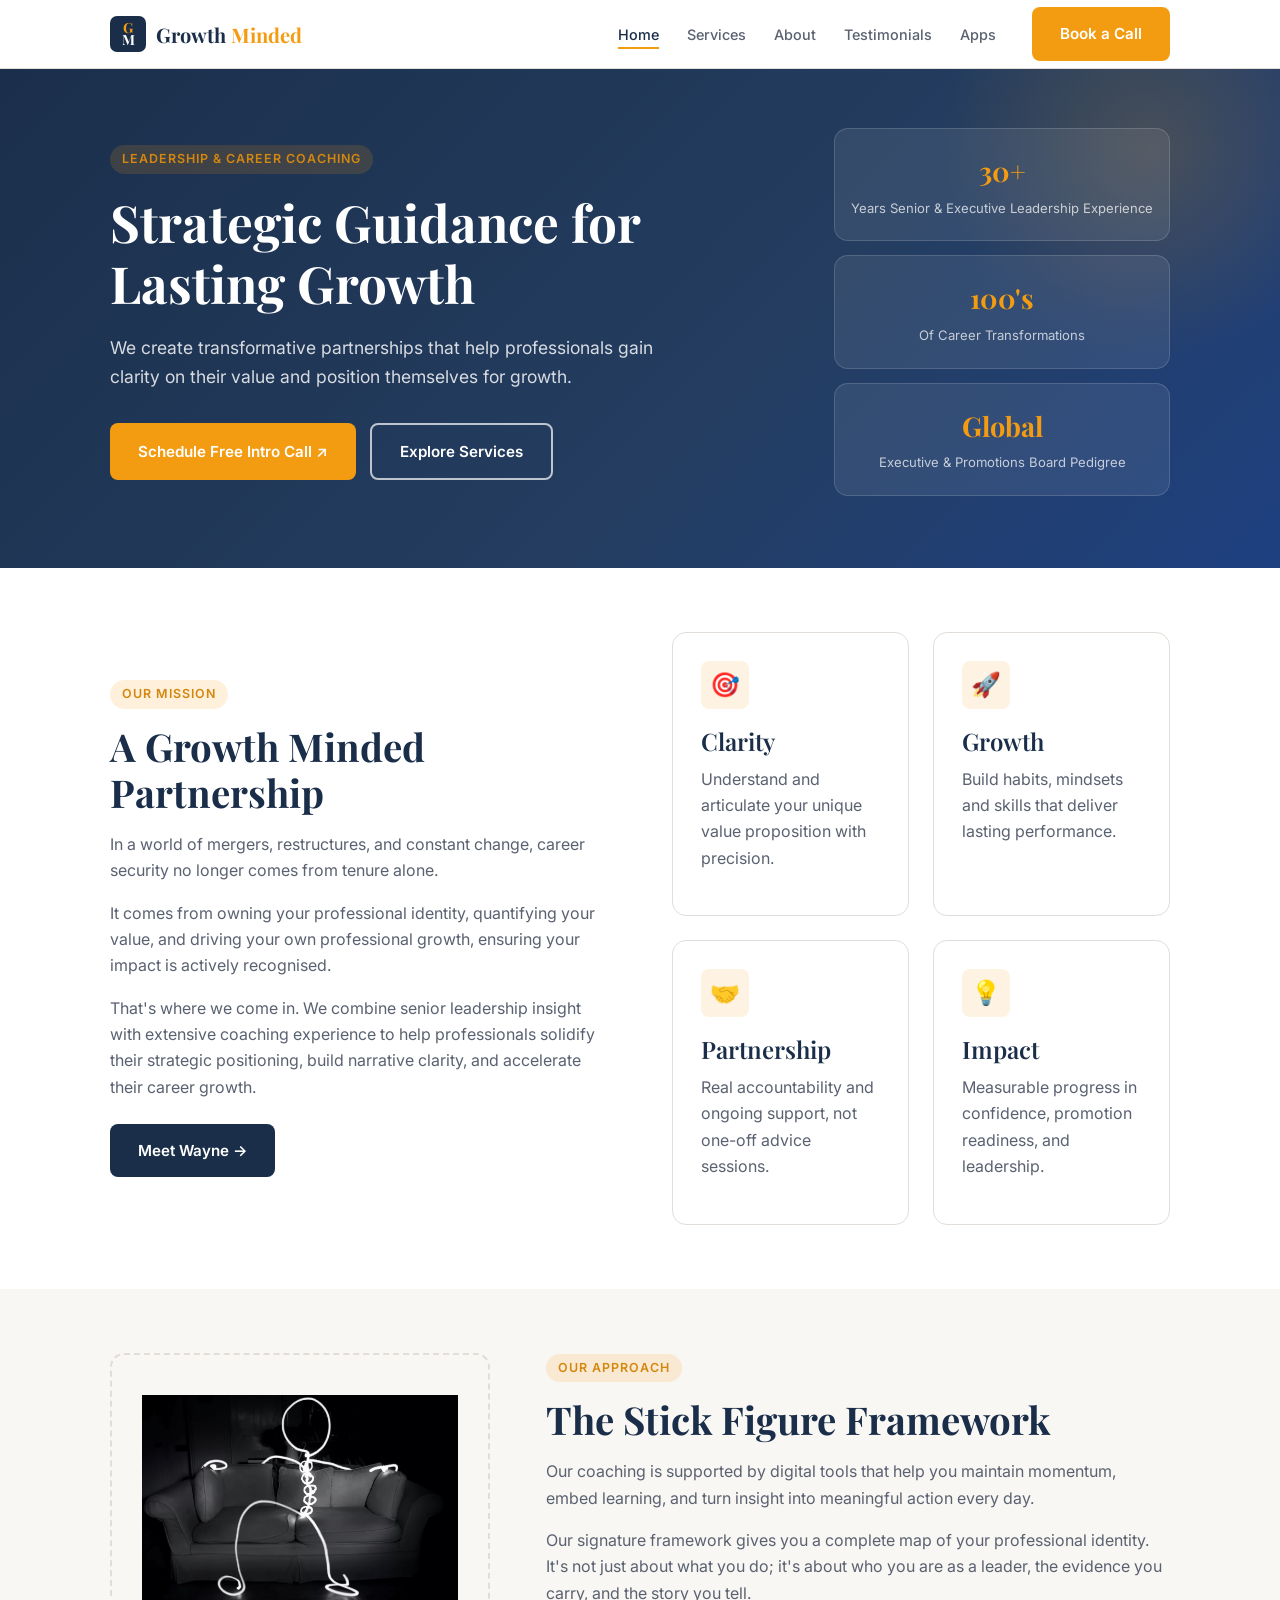
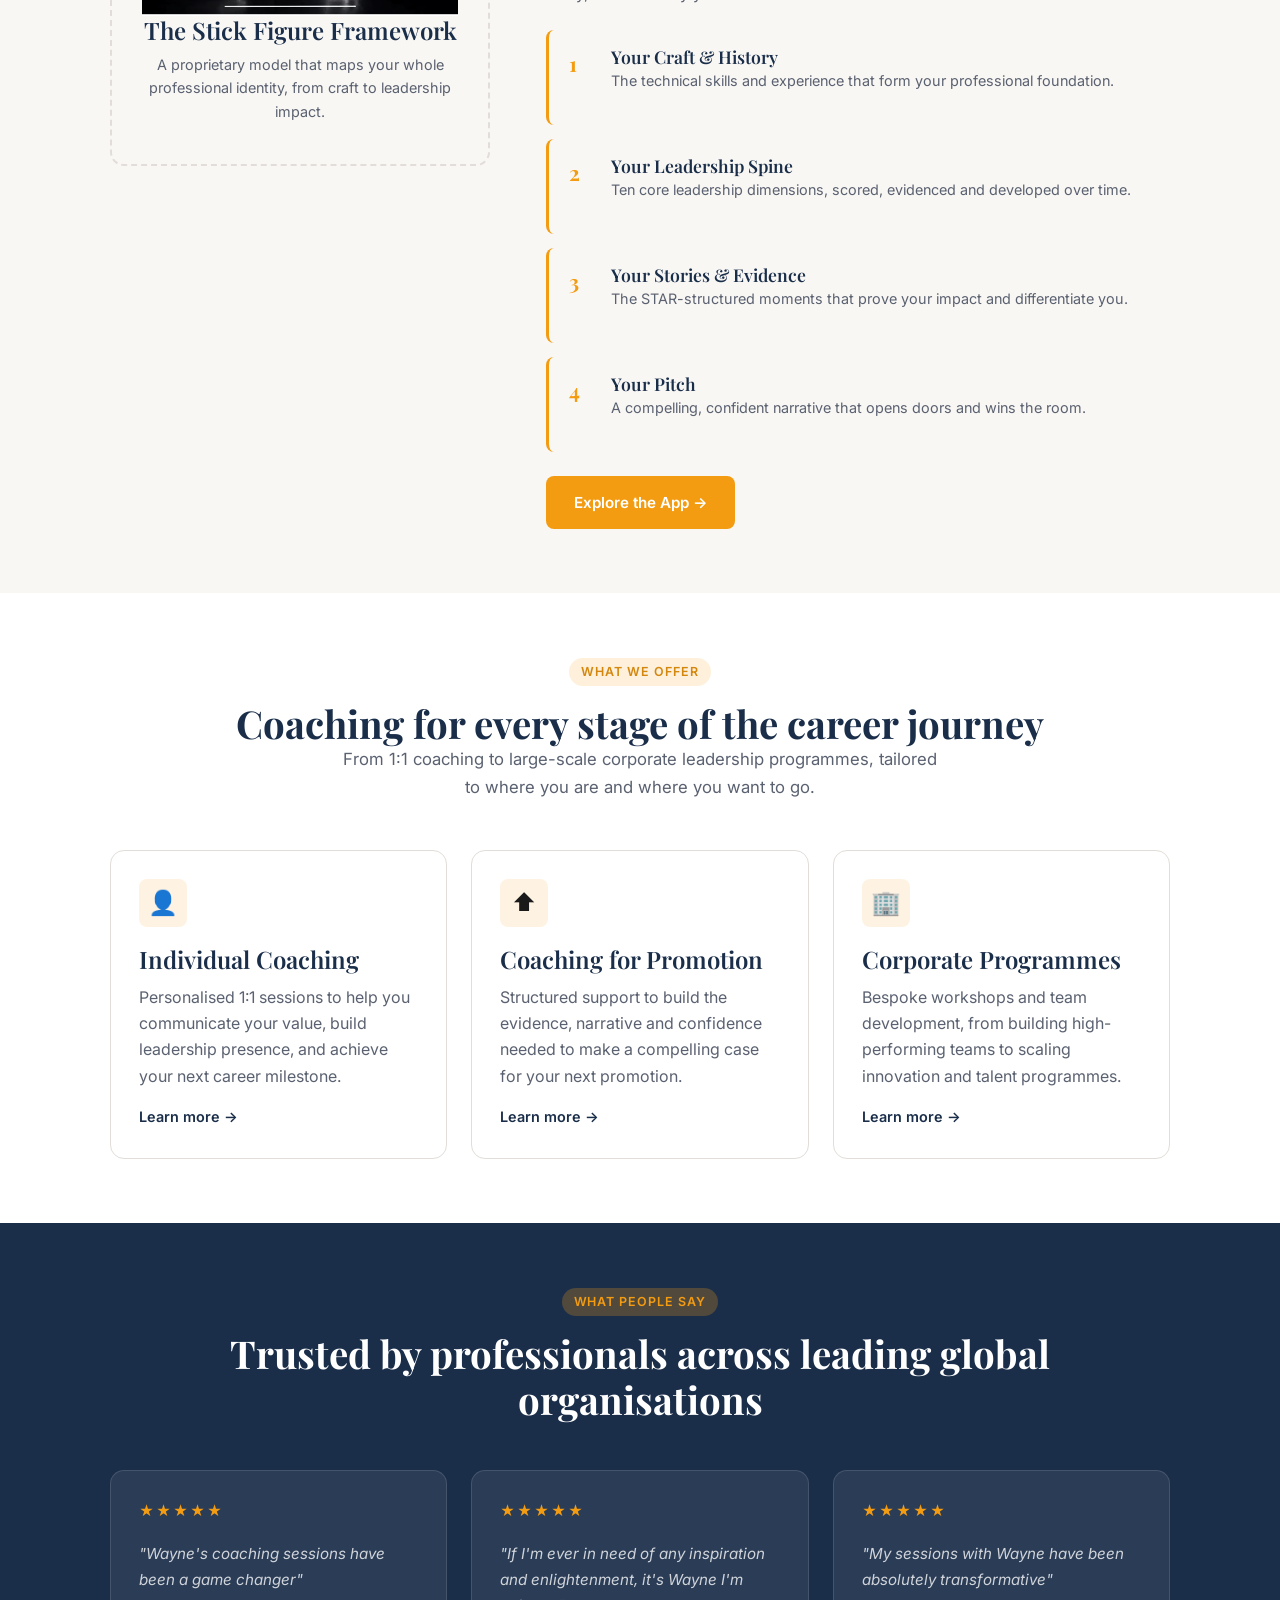
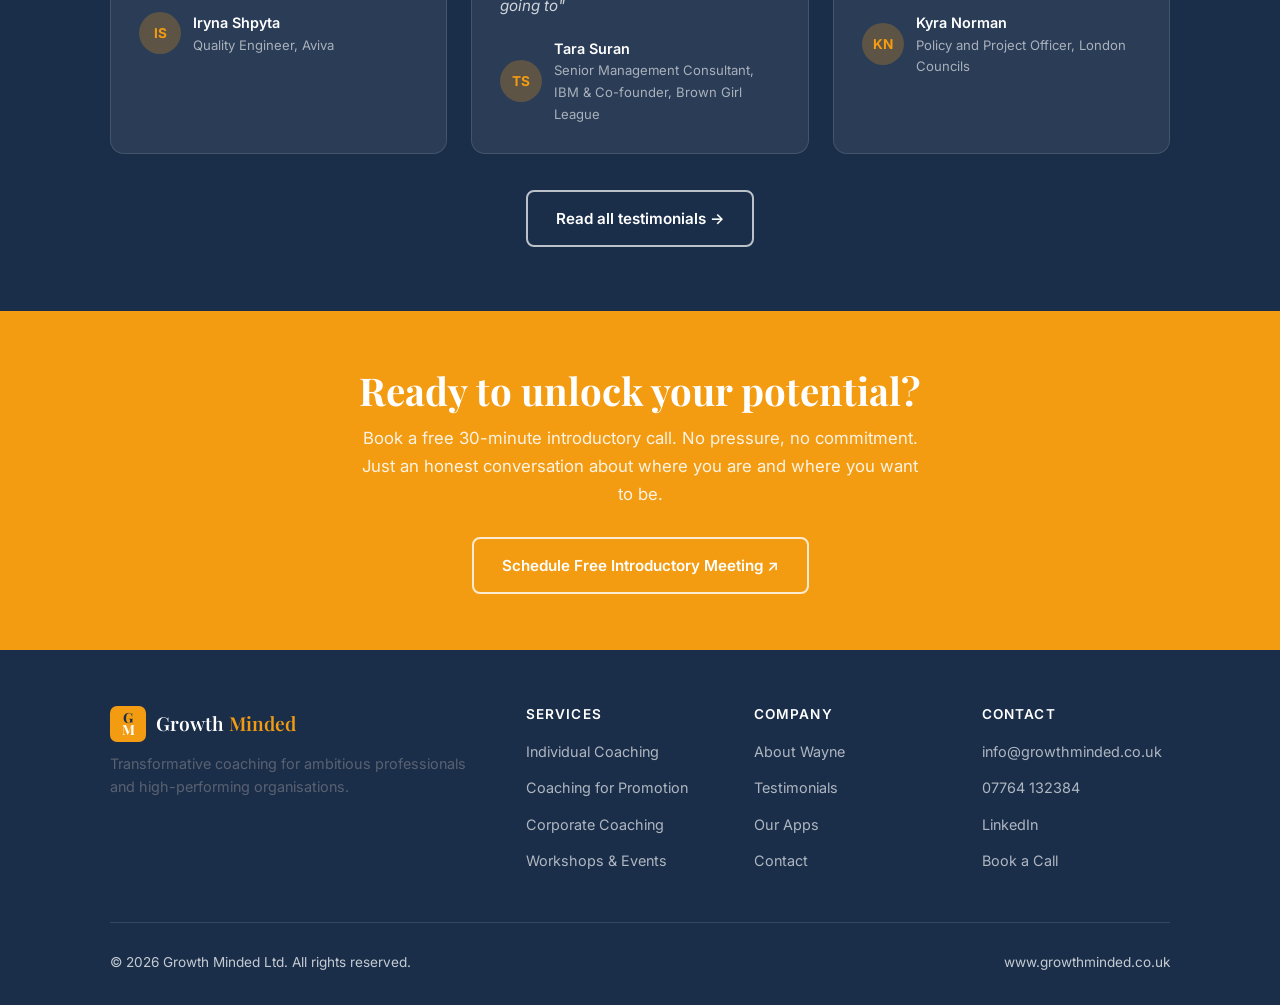
<file: index.html>
<!DOCTYPE html>
<html lang="en">
<head>
  <meta charset="UTF-8" />
  <meta name="viewport" content="width=device-width, initial-scale=1.0" />
  <title>Growth Minded — Strategic Guidance for Lasting Growth</title>
  <meta name="description" content="Growth Minded offers personalised coaching to help professionals and organisations achieve lasting growth. 1:1 coaching, leadership development and corporate programmes." />
  <link rel="preconnect" href="https://fonts.googleapis.com" />
  <link rel="preconnect" href="https://fonts.gstatic.com" crossorigin />
  <link href="https://fonts.googleapis.com/css2?family=Inter:wght@400;500;600;700&family=Playfair+Display:wght@700&display=swap" rel="stylesheet" />
  <link rel="stylesheet" href="css/style.css" />
</head>
<body>

  <!-- Navigation -->
  <nav class="nav">
    <div class="container">
      <a href="index.html" class="nav-logo"><svg class="logo-mark" width="36" height="36" viewBox="0 0 36 36" fill="none" xmlns="http://www.w3.org/2000/svg" aria-hidden="true"><rect width="36" height="36" rx="7" fill="#1a2e4a"/><text x="18" y="13" text-anchor="middle" dominant-baseline="middle" font-family="Playfair Display, Georgia, serif" font-weight="700" font-size="14" fill="#f39c12">G</text><text x="18" y="25" text-anchor="middle" dominant-baseline="middle" font-family="Playfair Display, Georgia, serif" font-weight="700" font-size="14" fill="white">M</text></svg><span class="nav-wordmark">Growth <span>Minded</span></span></a>
      <ul class="nav-links">
        <li><a href="index.html" class="active">Home</a></li>
        <li><a href="services.html">Services</a></li>
        <li><a href="about.html">About</a></li>
        <li><a href="testimonials.html">Testimonials</a></li>
        <li><a href="apps.html">Apps</a></li>
        <li><a href="contact.html" class="btn btn-primary nav-cta">Book a Call</a></li>
      </ul>
      <button class="nav-toggle" id="navToggle" aria-label="Open menu">
        <span></span><span></span><span></span>
      </button>
    </div>
  </nav>

  <!-- Mobile menu -->
  <div class="nav-mobile" id="navMobile">
    <a href="index.html">Home</a>
    <a href="services.html">Services</a>
    <a href="about.html">About</a>
    <a href="testimonials.html">Testimonials</a>
    <a href="apps.html">Apps</a>
    <a href="contact.html" class="btn btn-primary">Book a Free Call</a>
  </div>

  <!-- Hero -->
  <section class="hero">
    <div class="container">
      <div class="hero-inner">
        <div class="hero-content">
          <span class="tag">Leadership &amp; Career Coaching</span>
          <h1>Strategic Guidance for Lasting Growth</h1>
          <p>We create transformative partnerships that help professionals gain clarity on their value and position themselves for growth.</p>
          <div class="hero-actions">
            <a href="contact.html" class="btn btn-primary">Schedule Free Intro Call ↗</a>
            <a href="services.html" class="btn btn-outline">Explore Services</a>
          </div>
        </div>
        <div class="hero-stat-grid">
          <div class="hero-stat">
            <span class="hero-stat-num">30+</span>
            <span class="hero-stat-label">Years Senior &amp; Executive Leadership Experience</span>
          </div>
          <div class="hero-stat">
            <span class="hero-stat-num">100's</span>
            <span class="hero-stat-label">Of Career Transformations</span>
          </div>
          <div class="hero-stat">
            <span class="hero-stat-num">Global</span>
            <span class="hero-stat-label">Executive &amp; Promotions Board Pedigree</span>
          </div>
        </div>
      </div>
    </div>
  </section>

  <!-- Mission -->
  <section class="section">
    <div class="container">
      <div class="split">
        <div class="split-content">
          <span class="tag">Our Mission</span>
          <h2>A Growth Minded Partnership</h2>
          <p>In a world of mergers, restructures, and constant change, career security no longer comes from tenure alone.</p>
          <p>It comes from owning your professional identity, quantifying your value, and driving your own professional growth, ensuring your impact is actively recognised.</p>
          <p>That's where we come in. We combine senior leadership insight with extensive coaching experience to help professionals solidify their strategic positioning, build narrative clarity, and accelerate their career growth.</p>
          <a href="about.html" class="btn btn-navy" style="margin-top:8px">Meet Wayne →</a>
        </div>
        <div class="split-content">
          <div class="card-grid-2">
            <div class="card">
              <div class="card-icon">🎯</div>
              <h3>Clarity</h3>
              <p>Understand and articulate your unique value proposition with precision.</p>
            </div>
            <div class="card">
              <div class="card-icon">🚀</div>
              <h3>Growth</h3>
              <p>Build habits, mindsets and skills that deliver lasting performance.</p>
            </div>
            <div class="card">
              <div class="card-icon">🤝</div>
              <h3>Partnership</h3>
              <p>Real accountability and ongoing support, not one-off advice sessions.</p>
            </div>
            <div class="card">
              <div class="card-icon">💡</div>
              <h3>Impact</h3>
              <p>Measurable progress in confidence, promotion readiness, and leadership.</p>
            </div>
          </div>
        </div>
      </div>
    </div>
  </section>

  <!-- Stick Figure Framework -->
  <section class="section section-cream">
    <div class="container">
      <div class="framework">
        <div class="framework-visual">
          <img src="images/Stick%20Figure%20Picture.jpeg" alt="The Stick Figure Framework" style="max-width:100%;height:auto;display:block;margin:0 auto;" />
          <h3>The Stick Figure Framework</h3>
          <p>A proprietary model that maps your whole professional identity, from craft to leadership impact.</p>
        </div>
        <div class="framework-content">
          <span class="tag">Our Approach</span>
          <h2>The Stick Figure Framework</h2>
          <p>Our coaching is supported by digital tools that help you maintain momentum, embed learning, and turn insight into meaningful action every day.</p>
          <p>Our signature framework gives you a complete map of your professional identity. It's not just about what you do; it's about who you are as a leader, the evidence you carry, and the story you tell.</p>
          <div class="framework-list">
            <div class="framework-item">
              <span class="framework-item-num">1</span>
              <div>
                <h4>Your Craft &amp; History</h4>
                <p>The technical skills and experience that form your professional foundation.</p>
              </div>
            </div>
            <div class="framework-item">
              <span class="framework-item-num">2</span>
              <div>
                <h4>Your Leadership Spine</h4>
                <p>Ten core leadership dimensions, scored, evidenced and developed over time.</p>
              </div>
            </div>
            <div class="framework-item">
              <span class="framework-item-num">3</span>
              <div>
                <h4>Your Stories &amp; Evidence</h4>
                <p>The STAR-structured moments that prove your impact and differentiate you.</p>
              </div>
            </div>
            <div class="framework-item">
              <span class="framework-item-num">4</span>
              <div>
                <h4>Your Pitch</h4>
                <p>A compelling, confident narrative that opens doors and wins the room.</p>
              </div>
            </div>
          </div>
          <a href="apps.html" style="margin-top:24px;display:inline-block" class="btn btn-primary">Explore the App →</a>
        </div>
      </div>
    </div>
  </section>

  <!-- Services overview -->
  <section class="section">
    <div class="container">
      <div class="section-header text-center">
        <span class="tag">What We Offer</span>
        <h2>Coaching for every stage of the career journey</h2>
        <p>From 1:1 coaching to large-scale corporate leadership programmes, tailored to where you are and where you want to go.</p>
      </div>
      <div class="card-grid">
        <div class="card">
          <div class="card-icon">👤</div>
          <h3>Individual Coaching</h3>
          <p>Personalised 1:1 sessions to help you communicate your value, build leadership presence, and achieve your next career milestone.</p>
          <a href="services.html" style="margin-top:16px;display:inline-block;color:var(--navy);font-weight:600;font-size:0.9rem">Learn more →</a>
        </div>
        <div class="card">
          <div class="card-icon">⬆️</div>
          <h3>Coaching for Promotion</h3>
          <p>Structured support to build the evidence, narrative and confidence needed to make a compelling case for your next promotion.</p>
          <a href="services.html" style="margin-top:16px;display:inline-block;color:var(--navy);font-weight:600;font-size:0.9rem">Learn more →</a>
        </div>
        <div class="card">
          <div class="card-icon">🏢</div>
          <h3>Corporate Programmes</h3>
          <p>Bespoke workshops and team development, from building high-performing teams to scaling innovation and talent programmes.</p>
          <a href="services.html" style="margin-top:16px;display:inline-block;color:var(--navy);font-weight:600;font-size:0.9rem">Learn more →</a>
        </div>
      </div>
    </div>
  </section>

  <!-- Testimonials teaser -->
  <section class="section section-dark">
    <div class="container">
      <div class="section-header text-center text-white">
        <span class="tag">What People Say</span>
        <h2>Trusted by professionals across leading global organisations</h2>
      </div>
      <div class="testimonial-grid">
        <div class="testimonial-card">
          <div class="testimonial-stars">★★★★★</div>
          <p class="testimonial-quote">"Wayne's coaching sessions have been a game changer"</p>
          <div class="testimonial-author">
            <div class="testimonial-avatar">IS</div>
            <div>
              <div class="testimonial-name">Iryna Shpyta</div>
              <div class="testimonial-role">Quality Engineer, Aviva</div>
            </div>
          </div>
        </div>
        <div class="testimonial-card">
          <div class="testimonial-stars">★★★★★</div>
          <p class="testimonial-quote">"If I'm ever in need of any inspiration and enlightenment, it's Wayne I'm going to"</p>
          <div class="testimonial-author">
            <div class="testimonial-avatar">TS</div>
            <div>
              <div class="testimonial-name">Tara Suran</div>
              <div class="testimonial-role">Senior Management Consultant, IBM &amp; Co-founder, Brown Girl League</div>
            </div>
          </div>
        </div>
        <div class="testimonial-card">
          <div class="testimonial-stars">★★★★★</div>
          <p class="testimonial-quote">"My sessions with Wayne have been absolutely transformative"</p>
          <div class="testimonial-author">
            <div class="testimonial-avatar">KN</div>
            <div>
              <div class="testimonial-name">Kyra Norman</div>
              <div class="testimonial-role">Policy and Project Officer, London Councils</div>
            </div>
          </div>
        </div>
      </div>
      <div style="text-align:center;margin-top:36px">
        <a href="testimonials.html" class="btn btn-outline">Read all testimonials →</a>
      </div>
    </div>
  </section>

  <!-- CTA band -->
  <section class="cta-band">
    <div class="container">
      <h2>Ready to unlock your potential?</h2>
      <p>Book a free 30-minute introductory call. No pressure, no commitment. Just an honest conversation about where you are and where you want to be.</p>
      <a href="contact.html" class="btn btn-outline">Schedule Free Introductory Meeting ↗</a>
    </div>
  </section>

  <!-- Footer -->
  <footer class="footer">
    <div class="container">
      <div class="footer-grid">
        <div class="footer-brand">
          <h3><svg class="logo-mark" width="36" height="36" viewBox="0 0 36 36" fill="none" xmlns="http://www.w3.org/2000/svg" aria-hidden="true"><rect width="36" height="36" rx="7" fill="#f39c12"/><text x="18" y="13" text-anchor="middle" dominant-baseline="middle" font-family="Playfair Display, Georgia, serif" font-weight="700" font-size="14" fill="#1a2e4a">G</text><text x="18" y="25" text-anchor="middle" dominant-baseline="middle" font-family="Playfair Display, Georgia, serif" font-weight="700" font-size="14" fill="white">M</text></svg><span class="nav-wordmark">Growth <span>Minded</span></span></h3>
          <p>Transformative coaching for ambitious professionals and high-performing organisations.</p>
        </div>
        <div class="footer-col">
          <h4>Services</h4>
          <ul>
            <li><a href="services.html">Individual Coaching</a></li>
            <li><a href="services.html">Coaching for Promotion</a></li>
            <li><a href="services.html">Corporate Coaching</a></li>
            <li><a href="services.html">Workshops &amp; Events</a></li>
          </ul>
        </div>
        <div class="footer-col">
          <h4>Company</h4>
          <ul>
            <li><a href="about.html">About Wayne</a></li>
            <li><a href="testimonials.html">Testimonials</a></li>
            <li><a href="apps.html">Our Apps</a></li>
            <li><a href="contact.html">Contact</a></li>
          </ul>
        </div>
        <div class="footer-col">
          <h4>Contact</h4>
          <ul>
            <li><a href="mailto:info@growthminded.co.uk">info@growthminded.co.uk</a></li>
            <li><a href="tel:07764132384">07764 132384</a></li>
            <li><a href="https://www.linkedin.com/in/wayne-peacock-82965b12" target="_blank" rel="noopener">LinkedIn</a></li>
            <li><a href="contact.html">Book a Call</a></li>
          </ul>
        </div>
      </div>
      <div class="footer-bottom">
        <span>&copy; 2026 Growth Minded Ltd. All rights reserved.</span>
        <span>www.growthminded.co.uk</span>
      </div>
    </div>
  </footer>

  <script>
    const toggle = document.getElementById('navToggle');
    const mobile = document.getElementById('navMobile');
    toggle.addEventListener('click', () => {
      toggle.classList.toggle('open');
      mobile.classList.toggle('open');
    });
    // Close on link click
    mobile.querySelectorAll('a').forEach(a => {
      a.addEventListener('click', () => {
        toggle.classList.remove('open');
        mobile.classList.remove('open');
      });
    });
  </script>
</body>
</html>
</file>
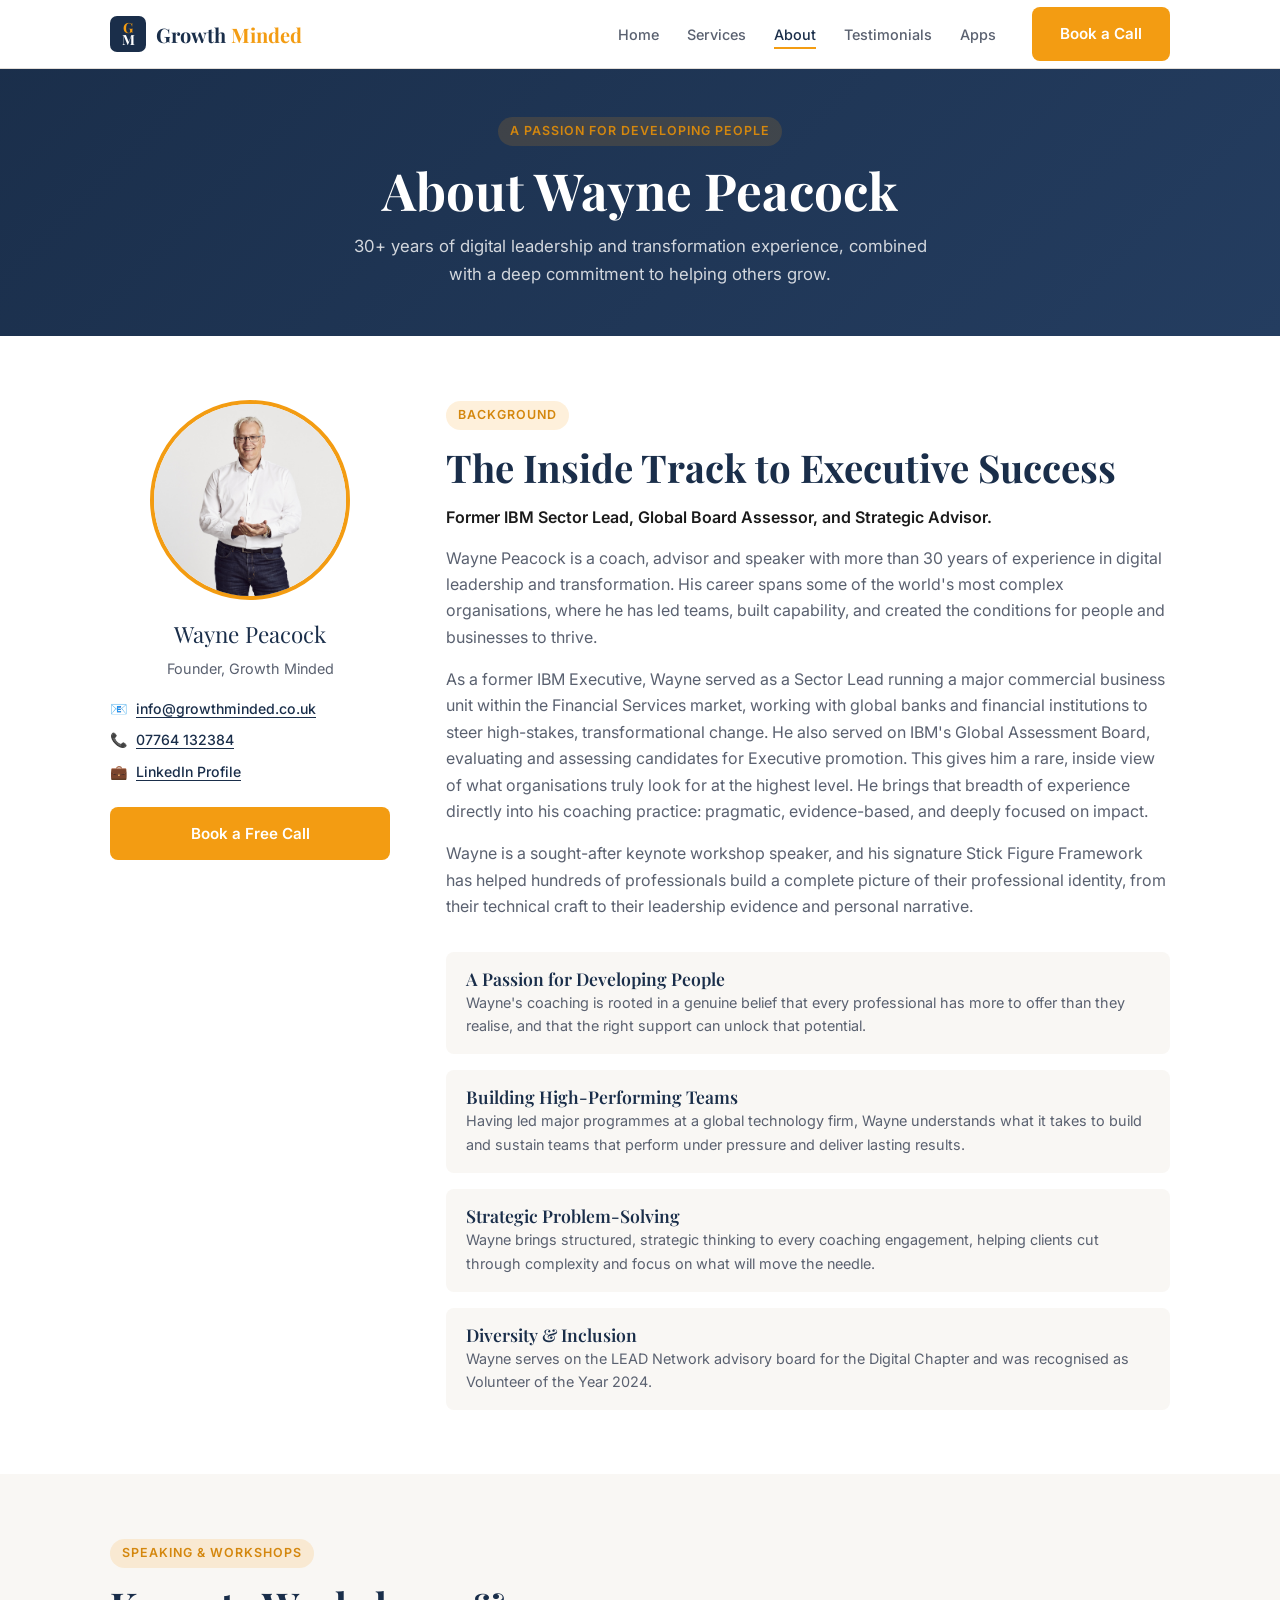
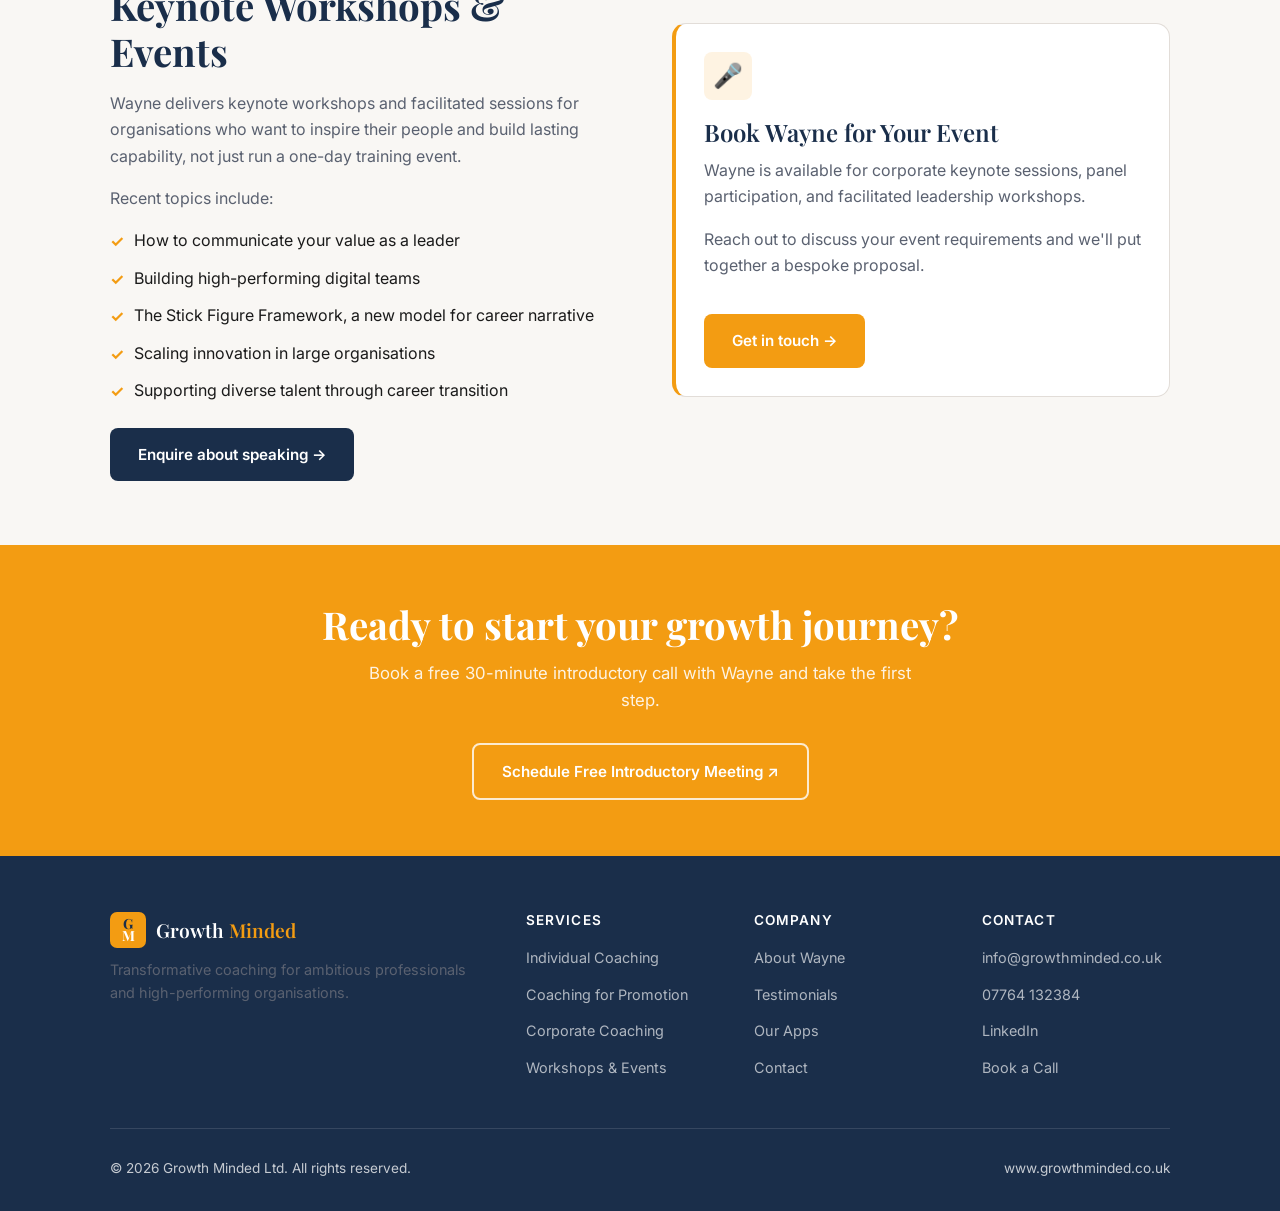
<file: about.html>
<!DOCTYPE html>
<html lang="en">
<head>
  <meta charset="UTF-8" />
  <meta name="viewport" content="width=device-width, initial-scale=1.0" />
  <title>About Wayne Peacock — Growth Minded</title>
  <meta name="description" content="Meet Wayne Peacock,30+ years of digital leadership experience, former IBM senior leader, keynote speaker and founder of Growth Minded." />
  <link rel="preconnect" href="https://fonts.googleapis.com" />
  <link rel="preconnect" href="https://fonts.gstatic.com" crossorigin />
  <link href="https://fonts.googleapis.com/css2?family=Inter:wght@400;500;600;700&family=Playfair+Display:wght@700&display=swap" rel="stylesheet" />
  <link rel="stylesheet" href="css/style.css" />
</head>
<body>

  <nav class="nav">
    <div class="container">
      <a href="index.html" class="nav-logo"><svg class="logo-mark" width="36" height="36" viewBox="0 0 36 36" fill="none" xmlns="http://www.w3.org/2000/svg" aria-hidden="true"><rect width="36" height="36" rx="7" fill="#1a2e4a"/><text x="18" y="13" text-anchor="middle" dominant-baseline="middle" font-family="Playfair Display, Georgia, serif" font-weight="700" font-size="14" fill="#f39c12">G</text><text x="18" y="25" text-anchor="middle" dominant-baseline="middle" font-family="Playfair Display, Georgia, serif" font-weight="700" font-size="14" fill="white">M</text></svg><span class="nav-wordmark">Growth <span>Minded</span></span></a>
      <ul class="nav-links">
        <li><a href="index.html">Home</a></li>
        <li><a href="services.html">Services</a></li>
        <li><a href="about.html" class="active">About</a></li>
        <li><a href="testimonials.html">Testimonials</a></li>
        <li><a href="apps.html">Apps</a></li>
        <li><a href="contact.html" class="btn btn-primary nav-cta">Book a Call</a></li>
      </ul>
      <button class="nav-toggle" id="navToggle" aria-label="Open menu">
        <span></span><span></span><span></span>
      </button>
    </div>
  </nav>
  <div class="nav-mobile" id="navMobile">
    <a href="index.html">Home</a>
    <a href="services.html">Services</a>
    <a href="about.html">About</a>
    <a href="testimonials.html">Testimonials</a>
    <a href="apps.html">Apps</a>
    <a href="contact.html" class="btn btn-primary">Book a Free Call</a>
  </div>

  <div class="page-hero">
    <div class="container">
      <span class="tag">A Passion for Developing People</span>
      <h1>About Wayne Peacock</h1>
      <p>30+ years of digital leadership and transformation experience, combined with a deep commitment to helping others grow.</p>
    </div>
  </div>

  <!-- Bio section -->
  <section class="section">
    <div class="container">
      <div class="bio-grid">
        <div class="bio-photo-block">
          <div class="bio-photo">
            <img src="images/Wayne.jpeg" alt="Wayne Peacock" />
          </div>
          <div class="bio-name">Wayne Peacock</div>
          <div class="bio-title">Founder, Growth Minded</div>
          <div class="bio-links" style="margin-top:16px">
            <div class="bio-link">
              📧 <a href="mailto:info@growthminded.co.uk">info@growthminded.co.uk</a>
            </div>
            <div class="bio-link">
              📞 <a href="tel:07764132384">07764 132384</a>
            </div>
            <div class="bio-link">
              💼 <a href="https://www.linkedin.com/in/wayne-peacock-82965b12" target="_blank" rel="noopener">LinkedIn Profile</a>
            </div>
          </div>
          <a href="contact.html" class="btn btn-primary" style="margin-top:24px;width:100%;justify-content:center">Book a Free Call</a>
        </div>

        <div>
          <span class="tag">Background</span>
          <h2>The Inside Track to Executive Success</h2>
          <p style="margin-top:14px"><strong>Former IBM Sector Lead, Global Board Assessor, and Strategic Advisor.</strong></p>
          <p style="margin-top:14px">Wayne Peacock is a coach, advisor and speaker with more than 30 years of experience in digital leadership and transformation. His career spans some of the world's most complex organisations, where he has led teams, built capability, and created the conditions for people and businesses to thrive.</p>

          <p style="margin-top:16px">As a former IBM Executive, Wayne served as a Sector Lead running a major commercial business unit within the Financial Services market, working with global banks and financial institutions to steer high-stakes, transformational change. He also served on IBM's Global Assessment Board, evaluating and assessing candidates for Executive promotion. This gives him a rare, inside view of what organisations truly look for at the highest level. He brings that breadth of experience directly into his coaching practice: pragmatic, evidence-based, and deeply focused on impact.</p>

          <p style="margin-top:16px">Wayne is a sought-after keynote workshop speaker, and his signature Stick Figure Framework has helped hundreds of professionals build a complete picture of their professional identity, from their technical craft to their leadership evidence and personal narrative.</p>

          <div class="values-list" style="margin-top:32px">
            <div class="value-item">
              <div>
                <h4>A Passion for Developing People</h4>
                <p>Wayne's coaching is rooted in a genuine belief that every professional has more to offer than they realise, and that the right support can unlock that potential.</p>
              </div>
            </div>
            <div class="value-item">
              <div>
                <h4>Building High-Performing Teams</h4>
                <p>Having led major programmes at a global technology firm, Wayne understands what it takes to build and sustain teams that perform under pressure and deliver lasting results.</p>
              </div>
            </div>
            <div class="value-item">
              <div>
                <h4>Strategic Problem-Solving</h4>
                <p>Wayne brings structured, strategic thinking to every coaching engagement, helping clients cut through complexity and focus on what will move the needle.</p>
              </div>
            </div>
            <div class="value-item">
              <div>
                <h4>Diversity &amp; Inclusion</h4>
                <p>Wayne serves on the LEAD Network advisory board for the Digital Chapter and was recognised as Volunteer of the Year 2024.</p>
              </div>
            </div>
          </div>
        </div>
      </div>
    </div>
  </section>

  <!-- Speaking / keynote section -->
  <section class="section section-cream">
    <div class="container">
      <div class="split">
        <div class="split-content">
          <span class="tag">Speaking &amp; Workshops</span>
          <h2>Keynote Workshops &amp; Events</h2>
          <p>Wayne delivers keynote workshops and facilitated sessions for organisations who want to inspire their people and build lasting capability, not just run a one-day training event.</p>
          <p>Recent topics include:</p>
          <div class="feature-list" style="margin-top:12px">
            <div class="feature-item">How to communicate your value as a leader</div>
            <div class="feature-item">Building high-performing digital teams</div>
            <div class="feature-item">The Stick Figure Framework, a new model for career narrative</div>
            <div class="feature-item">Scaling innovation in large organisations</div>
            <div class="feature-item">Supporting diverse talent through career transition</div>
          </div>
          <a href="contact.html" class="btn btn-navy" style="margin-top:24px">Enquire about speaking →</a>
        </div>
        <div class="split-content">
          <div class="card" style="border-left:4px solid var(--orange)">
            <div class="card-icon">🎤</div>
            <h3>Book Wayne for Your Event</h3>
            <p>Wayne is available for corporate keynote sessions, panel participation, and facilitated leadership workshops.</p>
            <p style="margin-top:12px">Reach out to discuss your event requirements and we'll put together a bespoke proposal.</p>
            <a href="contact.html" class="btn btn-primary" style="margin-top:20px">Get in touch →</a>
          </div>
        </div>
      </div>
    </div>
  </section>

  <!-- CTA band -->
  <section class="cta-band">
    <div class="container">
      <h2>Ready to start your growth journey?</h2>
      <p>Book a free 30-minute introductory call with Wayne and take the first step.</p>
      <a href="contact.html" class="btn btn-outline">Schedule Free Introductory Meeting ↗</a>
    </div>
  </section>

  <footer class="footer">
    <div class="container">
      <div class="footer-grid">
        <div class="footer-brand">
          <h3><svg class="logo-mark" width="36" height="36" viewBox="0 0 36 36" fill="none" xmlns="http://www.w3.org/2000/svg" aria-hidden="true"><rect width="36" height="36" rx="7" fill="#f39c12"/><text x="18" y="13" text-anchor="middle" dominant-baseline="middle" font-family="Playfair Display, Georgia, serif" font-weight="700" font-size="14" fill="#1a2e4a">G</text><text x="18" y="25" text-anchor="middle" dominant-baseline="middle" font-family="Playfair Display, Georgia, serif" font-weight="700" font-size="14" fill="white">M</text></svg><span class="nav-wordmark">Growth <span>Minded</span></span></h3>
          <p>Transformative coaching for ambitious professionals and high-performing organisations.</p>
        </div>
        <div class="footer-col">
          <h4>Services</h4>
          <ul>
            <li><a href="services.html">Individual Coaching</a></li>
            <li><a href="services.html">Coaching for Promotion</a></li>
            <li><a href="services.html">Corporate Coaching</a></li>
            <li><a href="services.html">Workshops &amp; Events</a></li>
          </ul>
        </div>
        <div class="footer-col">
          <h4>Company</h4>
          <ul>
            <li><a href="about.html">About Wayne</a></li>
            <li><a href="testimonials.html">Testimonials</a></li>
            <li><a href="apps.html">Our Apps</a></li>
            <li><a href="contact.html">Contact</a></li>
          </ul>
        </div>
        <div class="footer-col">
          <h4>Contact</h4>
          <ul>
            <li><a href="mailto:info@growthminded.co.uk">info@growthminded.co.uk</a></li>
            <li><a href="tel:07764132384">07764 132384</a></li>
            <li><a href="https://www.linkedin.com/in/wayne-peacock-82965b12" target="_blank" rel="noopener">LinkedIn</a></li>
            <li><a href="contact.html">Book a Call</a></li>
          </ul>
        </div>
      </div>
      <div class="footer-bottom">
        <span>&copy; 2026 Growth Minded Ltd. All rights reserved.</span>
        <span>www.growthminded.co.uk</span>
      </div>
    </div>
  </footer>

  <script>
    const toggle = document.getElementById('navToggle');
    const mobile = document.getElementById('navMobile');
    toggle.addEventListener('click', () => {
      toggle.classList.toggle('open');
      mobile.classList.toggle('open');
    });
    mobile.querySelectorAll('a').forEach(a => {
      a.addEventListener('click', () => {
        toggle.classList.remove('open');
        mobile.classList.remove('open');
      });
    });
  </script>
</body>
</html>
</file>
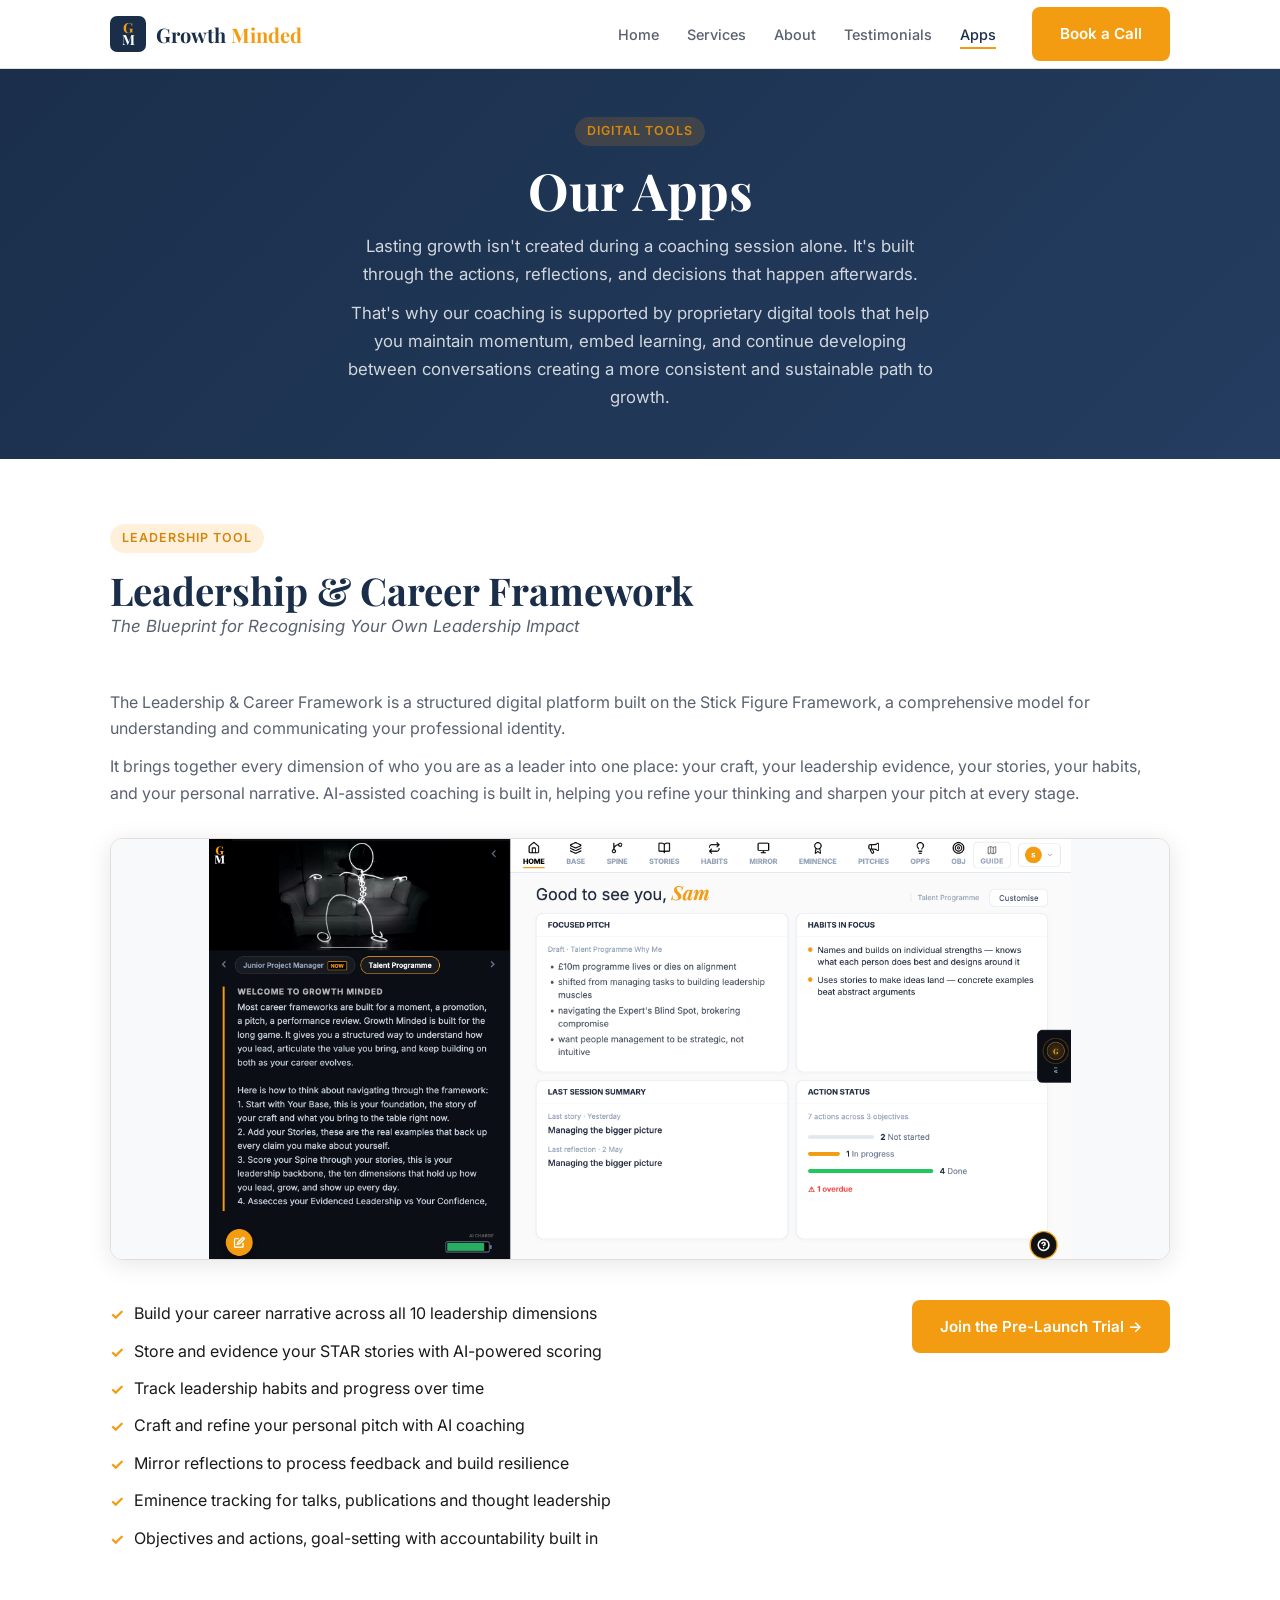
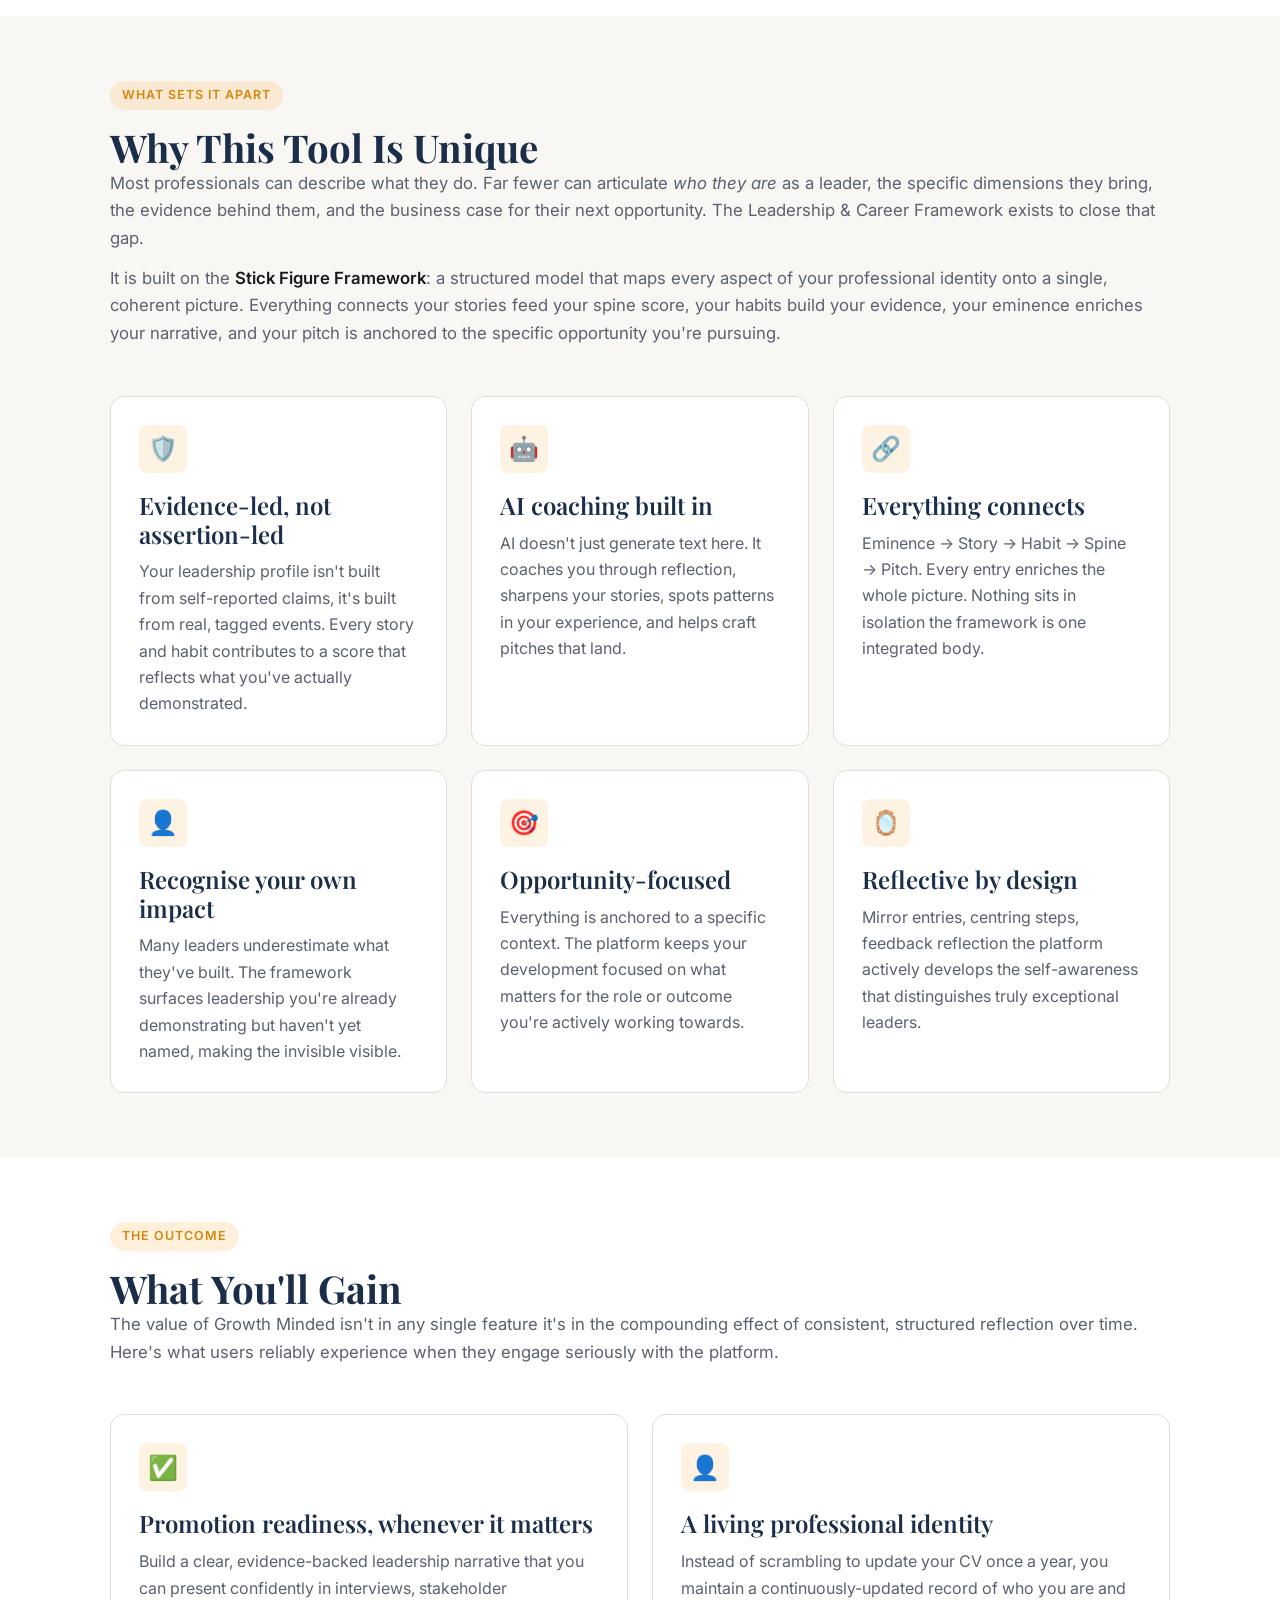
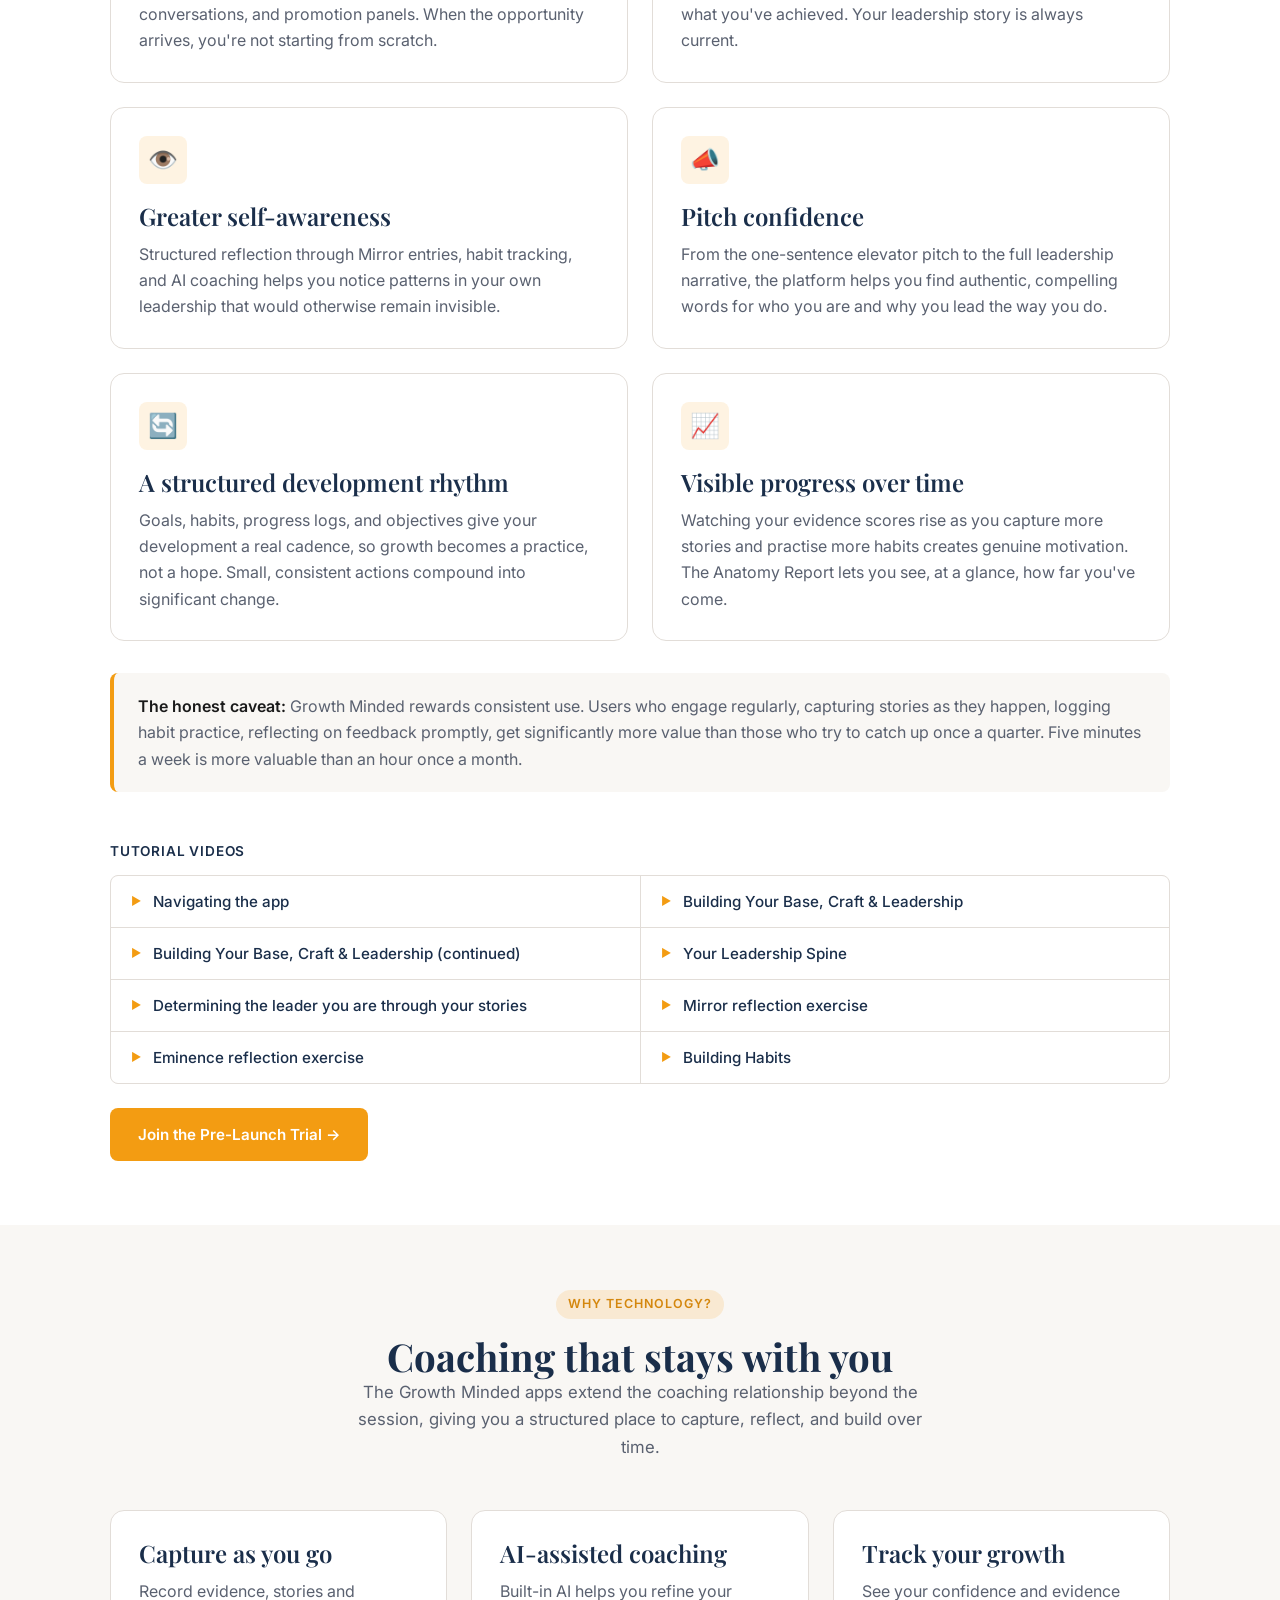
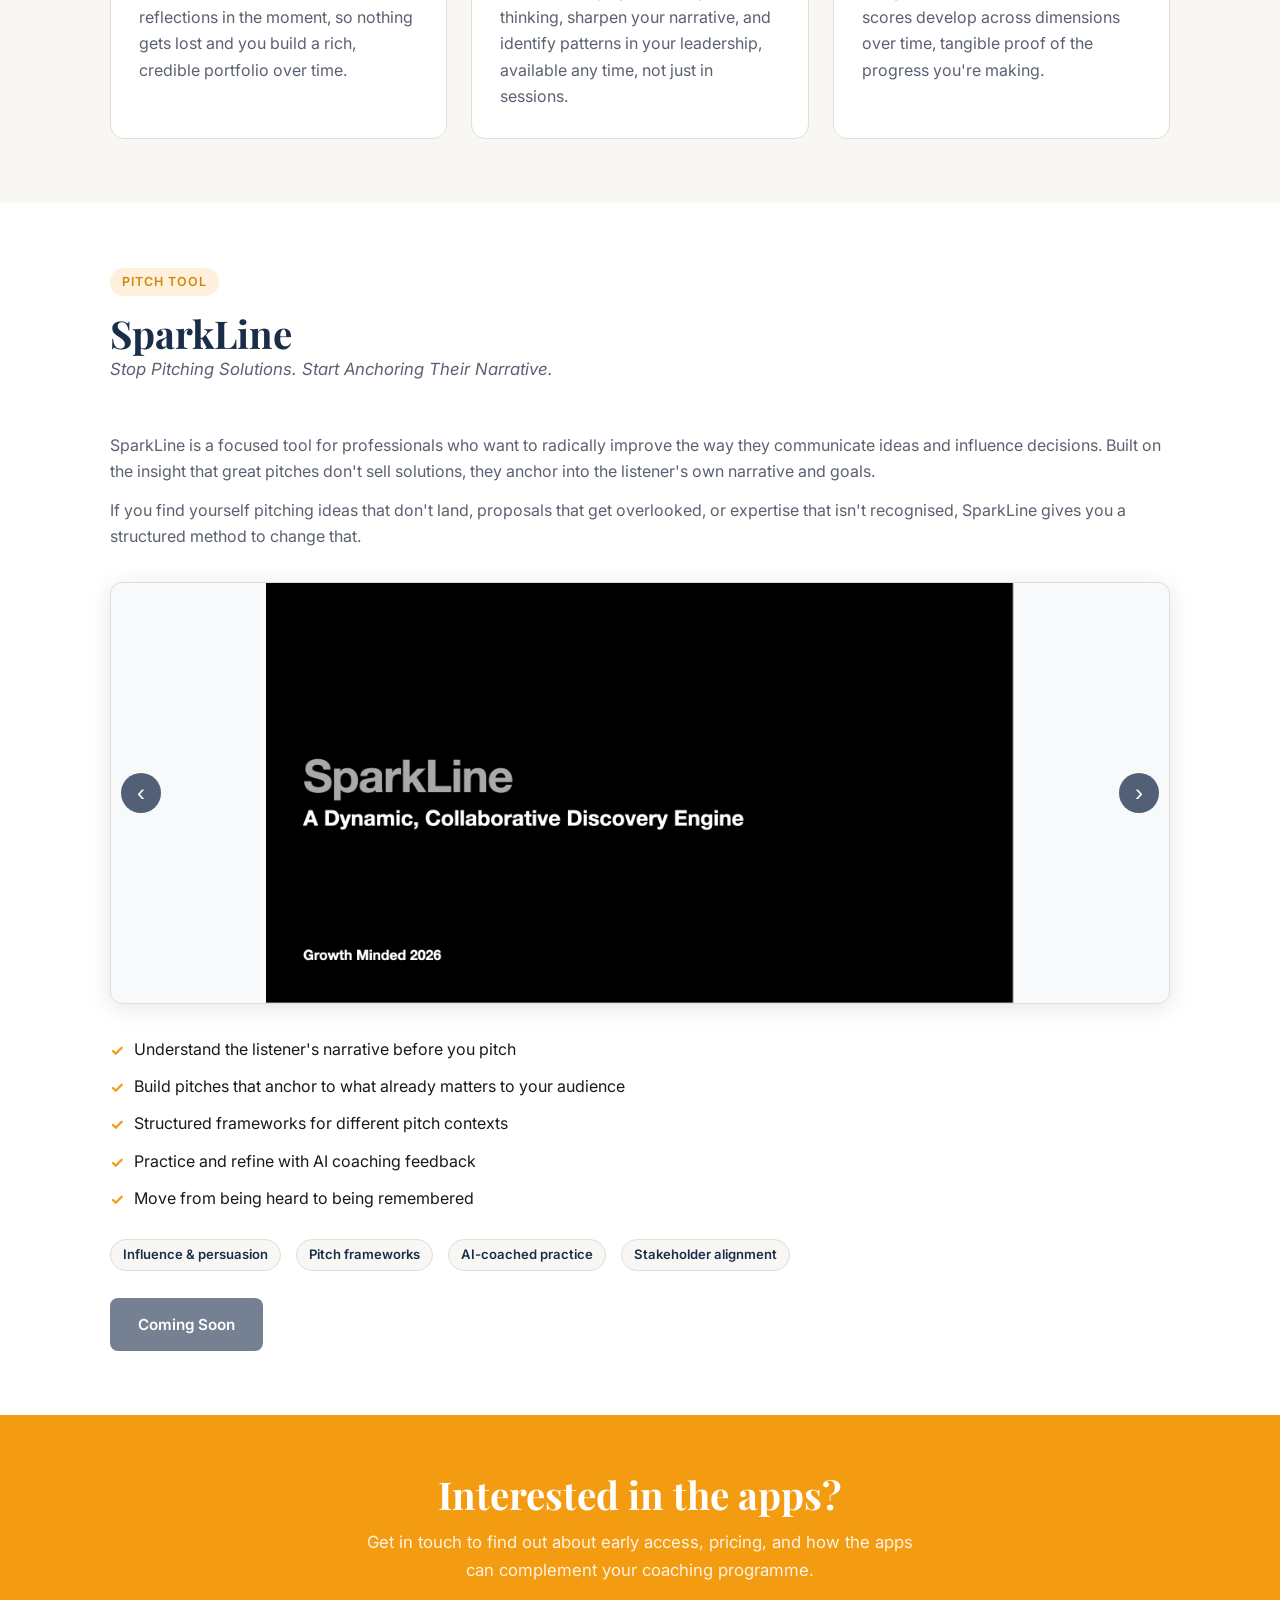
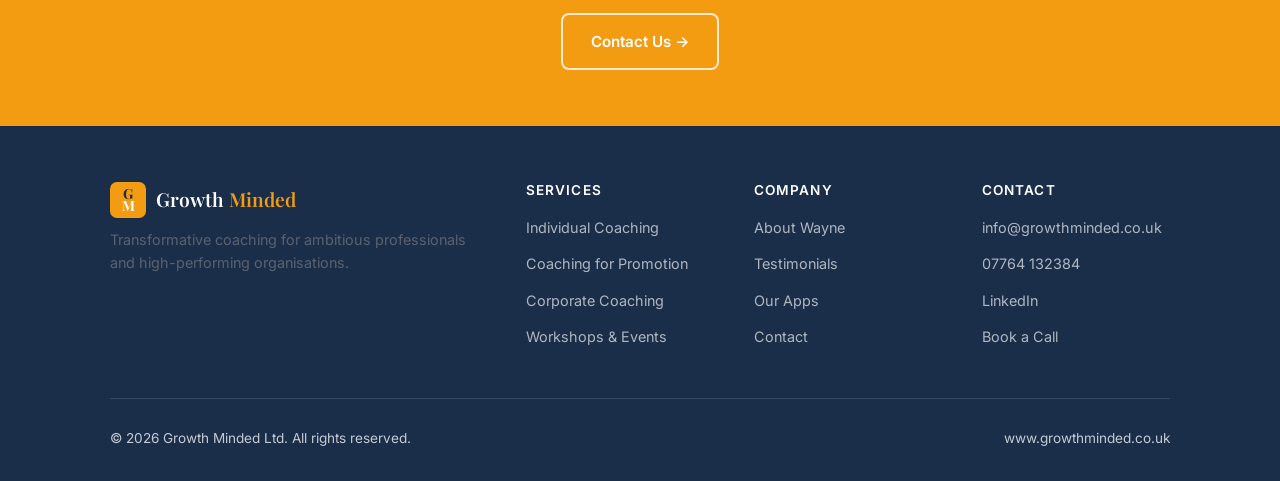
<file: apps.html>
<!DOCTYPE html>
<html lang="en">
<head>
  <meta charset="UTF-8" />
  <meta name="viewport" content="width=device-width, initial-scale=1.0" />
  <title>Our Apps — Growth Minded</title>
  <meta name="description" content="Growth Minded digital tools: the Leadership & Career Framework app and SparkLine,technology to support your coaching and career development." />
  <link rel="preconnect" href="https://fonts.googleapis.com" />
  <link rel="preconnect" href="https://fonts.gstatic.com" crossorigin />
  <link href="https://fonts.googleapis.com/css2?family=Inter:wght@400;500;600;700&family=Playfair+Display:wght@700&display=swap" rel="stylesheet" />
  <link rel="stylesheet" href="css/style.css" />
</head>
<body>

  <nav class="nav">
    <div class="container">
      <a href="index.html" class="nav-logo"><svg class="logo-mark" width="36" height="36" viewBox="0 0 36 36" fill="none" xmlns="http://www.w3.org/2000/svg" aria-hidden="true"><rect width="36" height="36" rx="7" fill="#1a2e4a"/><text x="18" y="13" text-anchor="middle" dominant-baseline="middle" font-family="Playfair Display, Georgia, serif" font-weight="700" font-size="14" fill="#f39c12">G</text><text x="18" y="25" text-anchor="middle" dominant-baseline="middle" font-family="Playfair Display, Georgia, serif" font-weight="700" font-size="14" fill="white">M</text></svg><span class="nav-wordmark">Growth <span>Minded</span></span></a>
      <ul class="nav-links">
        <li><a href="index.html">Home</a></li>
        <li><a href="services.html">Services</a></li>
        <li><a href="about.html">About</a></li>
        <li><a href="testimonials.html">Testimonials</a></li>
        <li><a href="apps.html" class="active">Apps</a></li>
        <li><a href="contact.html" class="btn btn-primary nav-cta">Book a Call</a></li>
      </ul>
      <button class="nav-toggle" id="navToggle" aria-label="Open menu">
        <span></span><span></span><span></span>
      </button>
    </div>
  </nav>
  <div class="nav-mobile" id="navMobile">
    <a href="index.html">Home</a>
    <a href="services.html">Services</a>
    <a href="about.html">About</a>
    <a href="testimonials.html">Testimonials</a>
    <a href="apps.html">Apps</a>
    <a href="contact.html" class="btn btn-primary">Book a Free Call</a>
  </div>

  <!-- Intro -->
  <div class="page-hero">
    <div class="container">
      <span class="tag">Digital Tools</span>
      <h1>Our Apps</h1>
      <p>Lasting growth isn't created during a coaching session alone. It's built through the actions, reflections, and decisions that happen afterwards.</p>
      <p style="margin-top:12px">That's why our coaching is supported by proprietary digital tools that help you maintain momentum, embed learning, and continue developing between conversations creating a more consistent and sustainable path to growth.</p>
    </div>
  </div>

  <!-- Leadership & Career Framework -->
  <section class="section">
    <div class="container">
      <div class="section-header">
        <span class="tag">Leadership Tool</span>
        <h2>Leadership &amp; Career Framework</h2>
        <p><em>The Blueprint for Recognising Your Own Leadership Impact</em></p>
      </div>
      <p>The Leadership &amp; Career Framework is a structured digital platform built on the Stick Figure Framework, a comprehensive model for understanding and communicating your professional identity.</p>
      <p style="margin-top:12px">It brings together every dimension of who you are as a leader into one place: your craft, your leadership evidence, your stories, your habits, and your personal narrative. AI-assisted coaching is built in, helping you refine your thinking and sharpen your pitch at every stage.</p>
      <div class="app-screenshot" style="margin-top:32px">
        <img src="images/app-framework-screenshot.png" alt="Leadership &amp; Career Framework app screenshot" />
      </div>
      <div style="display:flex;align-items:flex-start;gap:32px;margin-top:32px;flex-wrap:wrap">
        <div class="feature-list" style="flex:1;min-width:260px">
          <div class="feature-item">Build your career narrative across all 10 leadership dimensions</div>
          <div class="feature-item">Store and evidence your STAR stories with AI-powered scoring</div>
          <div class="feature-item">Track leadership habits and progress over time</div>
          <div class="feature-item">Craft and refine your personal pitch with AI coaching</div>
          <div class="feature-item">Mirror reflections to process feedback and build resilience</div>
          <div class="feature-item">Eminence tracking for talks, publications and thought leadership</div>
          <div class="feature-item">Objectives and actions, goal-setting with accountability built in</div>
        </div>
        <div style="display:flex;align-items:center;padding-top:8px">
          <a href="trial.html" class="btn btn-primary">Join the Pre-Launch Trial →</a>
        </div>
      </div>
    </div>
  </section>

  <!-- Why This Tool Is Unique -->
  <section class="section section-cream">
    <div class="container">
      <div class="section-header">
        <span class="tag">What Sets It Apart</span>
        <h2>Why This Tool Is Unique</h2>
        <p style="max-width:none">Most professionals can describe what they do. Far fewer can articulate <em>who they are</em> as a leader, the specific dimensions they bring, the evidence behind them, and the business case for their next opportunity. The Leadership &amp; Career Framework exists to close that gap.</p>
        <p style="margin-top:12px;max-width:none">It is built on the <strong>Stick Figure Framework</strong>: a structured model that maps every aspect of your professional identity onto a single, coherent picture. Everything connects  your stories feed your spine score, your habits build your evidence, your eminence enriches your narrative, and your pitch is anchored to the specific opportunity you're pursuing.</p>
      </div>
      <div class="card-grid">
        <div class="card">
          <div class="card-icon">🛡️</div>
          <h3>Evidence-led, not assertion-led</h3>
          <p>Your leadership profile isn't built from self-reported claims, it's built from real, tagged events. Every story and habit contributes to a score that reflects what you've actually demonstrated.</p>
        </div>
        <div class="card">
          <div class="card-icon">🤖</div>
          <h3>AI coaching built in</h3>
          <p>AI doesn't just generate text here. It coaches you through reflection, sharpens your stories, spots patterns in your experience, and helps craft pitches that land.</p>
        </div>
        <div class="card">
          <div class="card-icon">🔗</div>
          <h3>Everything connects</h3>
          <p>Eminence → Story → Habit → Spine → Pitch. Every entry enriches the whole picture. Nothing sits in isolation  the framework is one integrated body.</p>
        </div>
        <div class="card">
          <div class="card-icon">👤</div>
          <h3>Recognise your own impact</h3>
          <p>Many leaders underestimate what they've built. The framework surfaces leadership you're already demonstrating but haven't yet named, making the invisible visible.</p>
        </div>
        <div class="card">
          <div class="card-icon">🎯</div>
          <h3>Opportunity-focused</h3>
          <p>Everything is anchored to a specific context. The platform keeps your development focused on what matters for the role or outcome you're actively working towards.</p>
        </div>
        <div class="card">
          <div class="card-icon">🪞</div>
          <h3>Reflective by design</h3>
          <p>Mirror entries, centring steps, feedback reflection  the platform actively develops the self-awareness that distinguishes truly exceptional leaders.</p>
        </div>
      </div>
    </div>
  </section>

  <!-- What You'll Gain -->
  <section class="section">
    <div class="container">
      <div class="section-header">
        <span class="tag">The Outcome</span>
        <h2>What You'll Gain</h2>
        <p style="max-width:none">The value of Growth Minded isn't in any single feature  it's in the compounding effect of consistent, structured reflection over time. Here's what users reliably experience when they engage seriously with the platform.</p>
      </div>
      <div class="card-grid-2">
        <div class="card">
          <div class="card-icon">✅</div>
          <h3>Promotion readiness, whenever it matters</h3>
          <p>Build a clear, evidence-backed leadership narrative that you can present confidently in interviews, stakeholder conversations, and promotion panels. When the opportunity arrives, you're not starting from scratch.</p>
        </div>
        <div class="card">
          <div class="card-icon">👤</div>
          <h3>A living professional identity</h3>
          <p>Instead of scrambling to update your CV once a year, you maintain a continuously-updated record of who you are and what you've achieved. Your leadership story is always current.</p>
        </div>
        <div class="card">
          <div class="card-icon">👁️</div>
          <h3>Greater self-awareness</h3>
          <p>Structured reflection through Mirror entries, habit tracking, and AI coaching helps you notice patterns in your own leadership that would otherwise remain invisible.</p>
        </div>
        <div class="card">
          <div class="card-icon">📣</div>
          <h3>Pitch confidence</h3>
          <p>From the one-sentence elevator pitch to the full leadership narrative, the platform helps you find authentic, compelling words for who you are and why you lead the way you do.</p>
        </div>
        <div class="card">
          <div class="card-icon">🔄</div>
          <h3>A structured development rhythm</h3>
          <p>Goals, habits, progress logs, and objectives give your development a real cadence, so growth becomes a practice, not a hope. Small, consistent actions compound into significant change.</p>
        </div>
        <div class="card">
          <div class="card-icon">📈</div>
          <h3>Visible progress over time</h3>
          <p>Watching your evidence scores rise as you capture more stories and practise more habits creates genuine motivation. The Anatomy Report lets you see, at a glance, how far you've come.</p>
        </div>
      </div>
      <div style="background:var(--cream);border-left:4px solid var(--orange);padding:20px 24px;border-radius:var(--radius);margin-top:32px">
        <p><strong>The honest caveat:</strong> Growth Minded rewards consistent use. Users who engage regularly, capturing stories as they happen, logging habit practice, reflecting on feedback promptly, get significantly more value than those who try to catch up once a quarter. Five minutes a week is more valuable than an hour once a month.</p>
      </div>
      <div class="app-video-section" style="margin-top:48px">
        <p class="app-video-label">Tutorial Videos</p>
        <ol class="video-list">
          <li><a href="https://youtu.be/Fgy_1mtdAHk?si=b02W3aUrjz6ejAFS" target="_blank" rel="noopener">Navigating the app</a></li>
          <li><a href="https://www.youtube.com/watch?v=FbkfXXettXs" target="_blank" rel="noopener">Building Your Base, Craft &amp; Leadership</a></li>
          <li><a href="https://www.youtube.com/watch?v=0QOALge8G5E" target="_blank" rel="noopener">Building Your Base, Craft &amp; Leadership (continued)</a></li>
          <li><a href="https://www.youtube.com/watch?v=uSIJi9awMkI" target="_blank" rel="noopener">Your Leadership Spine</a></li>
          <li><a href="https://www.youtube.com/watch?v=35XqSJn3W-A" target="_blank" rel="noopener">Determining the leader you are through your stories</a></li>
          <li><a href="https://www.youtube.com/watch?v=wT4TVfeBVX0" target="_blank" rel="noopener">Mirror reflection exercise</a></li>
          <li><a href="https://www.youtube.com/watch?v=NjRrDSfB0pA" target="_blank" rel="noopener">Eminence reflection exercise</a></li>
          <li><a href="https://www.youtube.com/watch?v=rAahxO8gR4I" target="_blank" rel="noopener">Building Habits</a></li>
        </ol>
      </div>
      <div style="margin-top:24px">
        <a href="trial.html" class="btn btn-primary">Join the Pre-Launch Trial →</a>
      </div>
    </div>
  </section>

  <!-- Why digital section -->
  <section class="section section-cream">
    <div class="container">
      <div class="section-header text-center">
        <span class="tag">Why Technology?</span>
        <h2>Coaching that stays with you</h2>
        <p>The Growth Minded apps extend the coaching relationship beyond the session, giving you a structured place to capture, reflect, and build over time.</p>
      </div>
      <div class="card-grid">
        <div class="card">
          <h3>Capture as you go</h3>
          <p>Record evidence, stories and reflections in the moment, so nothing gets lost and you build a rich, credible portfolio over time.</p>
        </div>
        <div class="card">
          <h3>AI-assisted coaching</h3>
          <p>Built-in AI helps you refine your thinking, sharpen your narrative, and identify patterns in your leadership, available any time, not just in sessions.</p>
        </div>
        <div class="card">
          <h3>Track your growth</h3>
          <p>See your confidence and evidence scores develop across dimensions over time, tangible proof of the progress you're making.</p>
        </div>
      </div>
    </div>
  </section>

  <!-- SparkLine -->
  <section class="section">
    <div class="container">
      <div class="section-header">
        <span class="tag">Pitch Tool</span>
        <h2>SparkLine</h2>
        <p><em>Stop Pitching Solutions. Start Anchoring Their Narrative.</em></p>
      </div>
      <p>SparkLine is a focused tool for professionals who want to radically improve the way they communicate ideas and influence decisions. Built on the insight that great pitches don't sell solutions, they anchor into the listener's own narrative and goals.</p>
      <p style="margin-top:12px">If you find yourself pitching ideas that don't land, proposals that get overlooked, or expertise that isn't recognised, SparkLine gives you a structured method to change that.</p>
      <div style="margin-top:32px">
        <div class="carousel" id="sparklineCarousel">
          <div class="carousel-track">
            <div class="carousel-slide"><img src="images/Sparkline%20Carousel/image%201.png" alt="SparkLine screenshot 1" /></div>
            <div class="carousel-slide"><img src="images/Sparkline%20Carousel/image%202.png" alt="SparkLine screenshot 2" /></div>
            <div class="carousel-slide"><img src="images/Sparkline%20Carousel/image%203.png" alt="SparkLine screenshot 3" /></div>
            <div class="carousel-slide"><img src="images/Sparkline%20Carousel/image%204.png" alt="SparkLine screenshot 4" /></div>
            <div class="carousel-slide"><img src="images/Sparkline%20Carousel/image%205.png" alt="SparkLine screenshot 5" /></div>
            <div class="carousel-slide"><img src="images/Sparkline%20Carousel/image%206.png" alt="SparkLine screenshot 6" /></div>
            <div class="carousel-slide"><img src="images/Sparkline%20Carousel/image%207.png" alt="SparkLine screenshot 7" /></div>
            <div class="carousel-slide"><img src="images/Sparkline%20Carousel/image%208.png" alt="SparkLine screenshot 8" /></div>
            <div class="carousel-slide"><img src="images/Sparkline%20Carousel/image%209.png" alt="SparkLine screenshot 9" /></div>
            <div class="carousel-slide"><img src="images/Sparkline%20Carousel/image%2010.png" alt="SparkLine screenshot 10" /></div>
            <div class="carousel-slide"><img src="images/Sparkline%20Carousel/image%2011.png" alt="SparkLine screenshot 11" /></div>
            <div class="carousel-slide"><img src="images/Sparkline%20Carousel/image%2012.png" alt="SparkLine screenshot 12" /></div>
            <div class="carousel-slide"><img src="images/Sparkline%20Carousel/image%2013.png" alt="SparkLine screenshot 13" /></div>
            <div class="carousel-slide"><img src="images/Sparkline%20Carousel/image%2014.png" alt="SparkLine screenshot 14" /></div>
          </div>
          <button class="carousel-btn carousel-prev" aria-label="Previous slide">&#8249;</button>
          <button class="carousel-btn carousel-next" aria-label="Next slide">&#8250;</button>
        </div>
      </div>
      <div class="feature-list" style="margin-top:32px">
        <div class="feature-item">Understand the listener's narrative before you pitch</div>
        <div class="feature-item">Build pitches that anchor to what already matters to your audience</div>
        <div class="feature-item">Structured frameworks for different pitch contexts</div>
        <div class="feature-item">Practice and refine with AI coaching feedback</div>
        <div class="feature-item">Move from being heard to being remembered</div>
      </div>
      <div style="display:flex;flex-wrap:wrap;gap:12px;margin-top:24px">
        <span class="service-tag">Influence &amp; persuasion</span>
        <span class="service-tag">Pitch frameworks</span>
        <span class="service-tag">AI-coached practice</span>
        <span class="service-tag">Stakeholder alignment</span>
      </div>
      <div style="margin-top:24px">
        <a class="btn btn-navy" style="opacity:0.6;cursor:default">Coming Soon</a>
      </div>
    </div>
  </section>

  <!-- CTA band -->
  <section class="cta-band">
    <div class="container">
      <h2>Interested in the apps?</h2>
      <p>Get in touch to find out about early access, pricing, and how the apps can complement your coaching programme.</p>
      <a href="contact.html" class="btn btn-outline">Contact Us →</a>
    </div>
  </section>

  <footer class="footer">
    <div class="container">
      <div class="footer-grid">
        <div class="footer-brand">
          <h3><svg class="logo-mark" width="36" height="36" viewBox="0 0 36 36" fill="none" xmlns="http://www.w3.org/2000/svg" aria-hidden="true"><rect width="36" height="36" rx="7" fill="#f39c12"/><text x="18" y="13" text-anchor="middle" dominant-baseline="middle" font-family="Playfair Display, Georgia, serif" font-weight="700" font-size="14" fill="#1a2e4a">G</text><text x="18" y="25" text-anchor="middle" dominant-baseline="middle" font-family="Playfair Display, Georgia, serif" font-weight="700" font-size="14" fill="white">M</text></svg><span class="nav-wordmark">Growth <span>Minded</span></span></h3>
          <p>Transformative coaching for ambitious professionals and high-performing organisations.</p>
        </div>
        <div class="footer-col">
          <h4>Services</h4>
          <ul>
            <li><a href="services.html">Individual Coaching</a></li>
            <li><a href="services.html">Coaching for Promotion</a></li>
            <li><a href="services.html">Corporate Coaching</a></li>
            <li><a href="services.html">Workshops &amp; Events</a></li>
          </ul>
        </div>
        <div class="footer-col">
          <h4>Company</h4>
          <ul>
            <li><a href="about.html">About Wayne</a></li>
            <li><a href="testimonials.html">Testimonials</a></li>
            <li><a href="apps.html">Our Apps</a></li>
            <li><a href="contact.html">Contact</a></li>
          </ul>
        </div>
        <div class="footer-col">
          <h4>Contact</h4>
          <ul>
            <li><a href="mailto:info@growthminded.co.uk">info@growthminded.co.uk</a></li>
            <li><a href="tel:07764132384">07764 132384</a></li>
            <li><a href="https://www.linkedin.com/in/wayne-peacock-82965b12" target="_blank" rel="noopener">LinkedIn</a></li>
            <li><a href="contact.html">Book a Call</a></li>
          </ul>
        </div>
      </div>
      <div class="footer-bottom">
        <span>&copy; 2026 Growth Minded Ltd. All rights reserved.</span>
        <span>www.growthminded.co.uk</span>
      </div>
    </div>
  </footer>

  <script>
    const toggle = document.getElementById('navToggle');
    const mobile = document.getElementById('navMobile');
    toggle.addEventListener('click', () => {
      toggle.classList.toggle('open');
      mobile.classList.toggle('open');
    });
    mobile.querySelectorAll('a').forEach(a => {
      a.addEventListener('click', () => {
        toggle.classList.remove('open');
        mobile.classList.remove('open');
      });
    });

    // Carousels
    document.querySelectorAll('.carousel').forEach(carousel => {
      const track = carousel.querySelector('.carousel-track');
      const slides = carousel.querySelectorAll('.carousel-slide');
      let current = 0;
      function goTo(index) {
        current = (index + slides.length) % slides.length;
        track.style.transform = `translateX(-${current * 100}%)`;
      }
      carousel.querySelector('.carousel-prev').addEventListener('click', () => goTo(current - 1));
      carousel.querySelector('.carousel-next').addEventListener('click', () => goTo(current + 1));
    });
  </script>
</body>
</html>
</file>
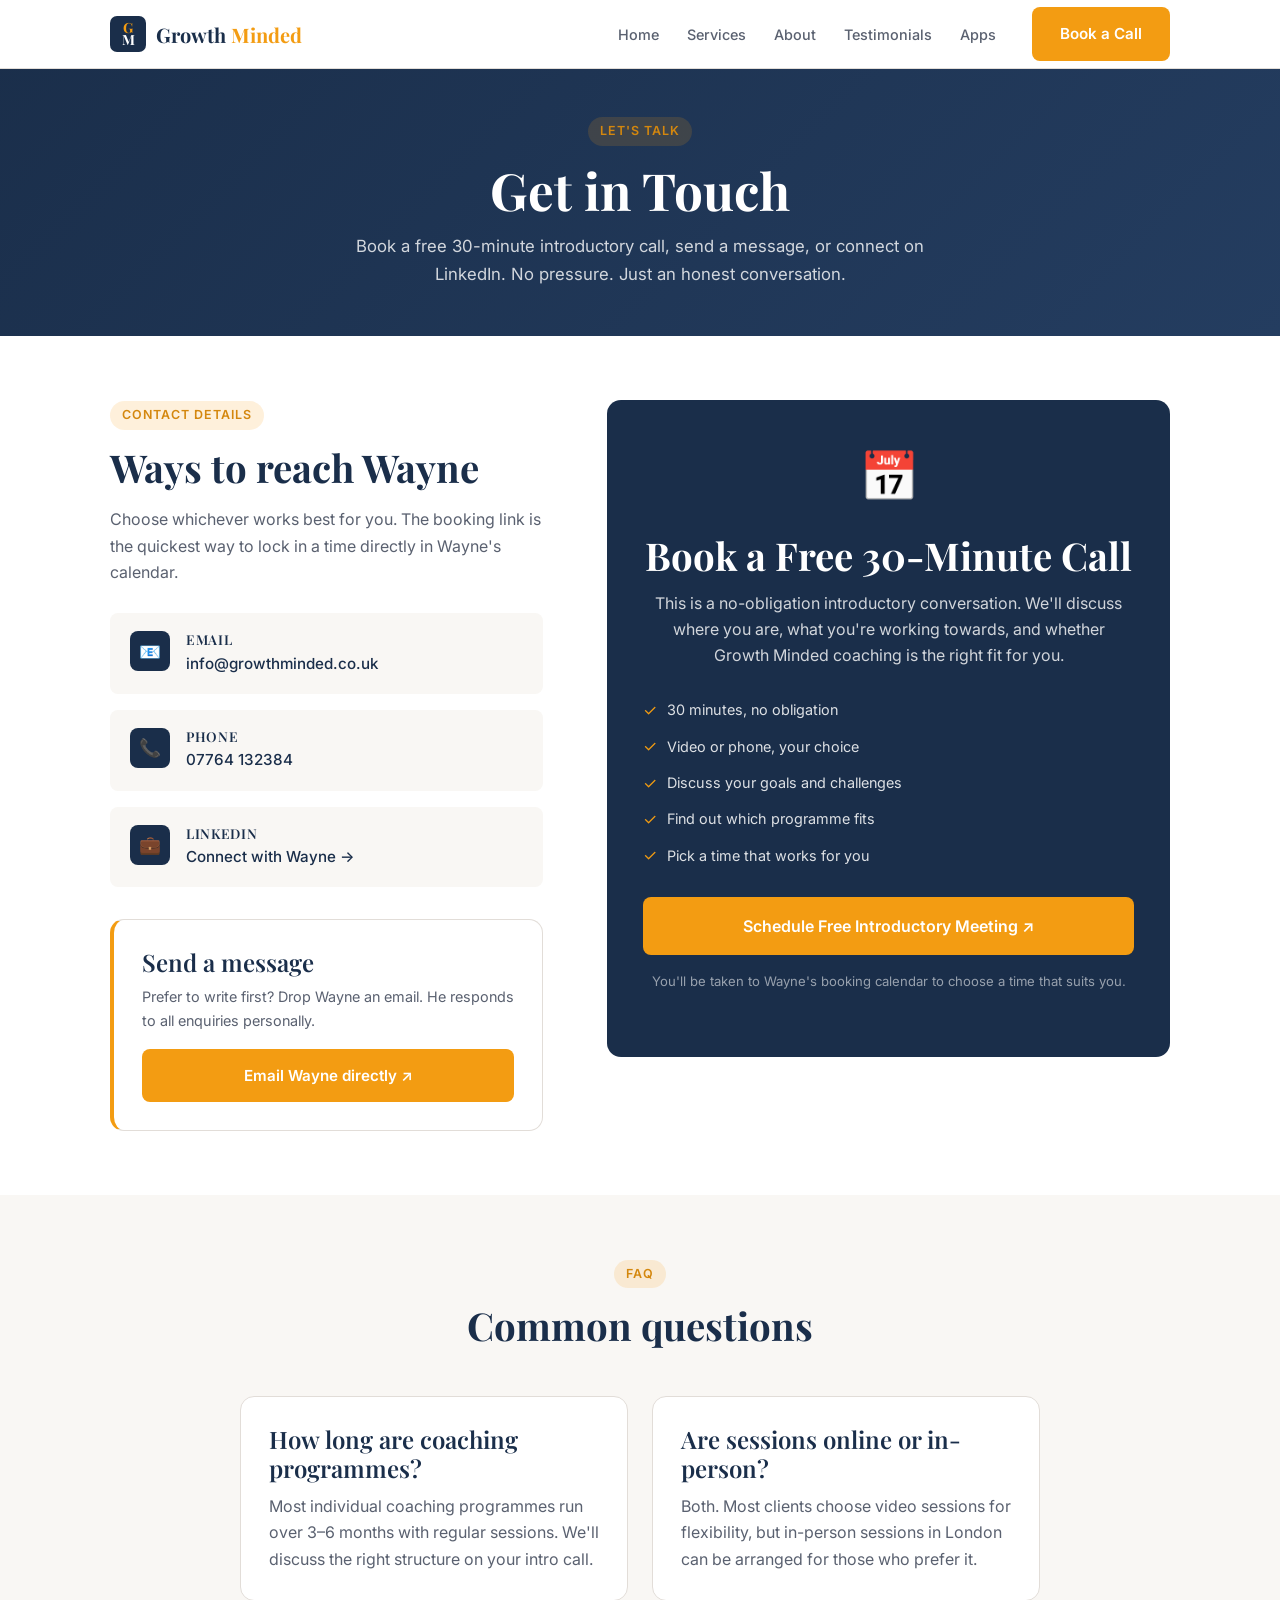
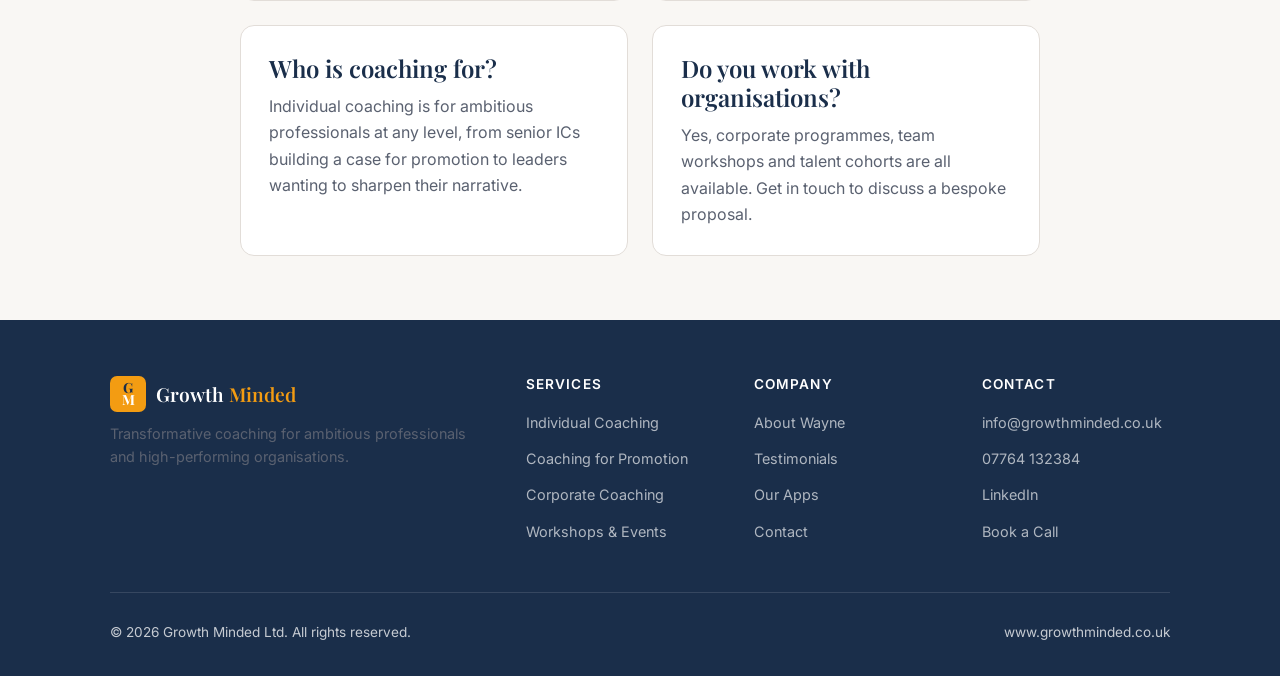
<file: contact.html>
<!DOCTYPE html>
<html lang="en">
<head>
  <meta charset="UTF-8" />
  <meta name="viewport" content="width=device-width, initial-scale=1.0" />
  <title>Contact &amp; Book — Growth Minded</title>
  <meta name="description" content="Book a free 30-minute introductory call with Wayne Peacock. Get in touch by email, phone or LinkedIn." />
  <link rel="preconnect" href="https://fonts.googleapis.com" />
  <link rel="preconnect" href="https://fonts.gstatic.com" crossorigin />
  <link href="https://fonts.googleapis.com/css2?family=Inter:wght@400;500;600;700&family=Playfair+Display:wght@700&display=swap" rel="stylesheet" />
  <link rel="stylesheet" href="css/style.css" />
</head>
<body>

  <nav class="nav">
    <div class="container">
      <a href="index.html" class="nav-logo"><svg class="logo-mark" width="36" height="36" viewBox="0 0 36 36" fill="none" xmlns="http://www.w3.org/2000/svg" aria-hidden="true"><rect width="36" height="36" rx="7" fill="#1a2e4a"/><text x="18" y="13" text-anchor="middle" dominant-baseline="middle" font-family="Playfair Display, Georgia, serif" font-weight="700" font-size="14" fill="#f39c12">G</text><text x="18" y="25" text-anchor="middle" dominant-baseline="middle" font-family="Playfair Display, Georgia, serif" font-weight="700" font-size="14" fill="white">M</text></svg><span class="nav-wordmark">Growth <span>Minded</span></span></a>
      <ul class="nav-links">
        <li><a href="index.html">Home</a></li>
        <li><a href="services.html">Services</a></li>
        <li><a href="about.html">About</a></li>
        <li><a href="testimonials.html">Testimonials</a></li>
        <li><a href="apps.html">Apps</a></li>
        <li><a href="contact.html" class="btn btn-primary nav-cta active">Book a Call</a></li>
      </ul>
      <button class="nav-toggle" id="navToggle" aria-label="Open menu">
        <span></span><span></span><span></span>
      </button>
    </div>
  </nav>
  <div class="nav-mobile" id="navMobile">
    <a href="index.html">Home</a>
    <a href="services.html">Services</a>
    <a href="about.html">About</a>
    <a href="testimonials.html">Testimonials</a>
    <a href="apps.html">Apps</a>
    <a href="contact.html" class="btn btn-primary">Book a Free Call</a>
  </div>

  <div class="page-hero">
    <div class="container">
      <span class="tag">Let's Talk</span>
      <h1>Get in Touch</h1>
      <p>Book a free 30-minute introductory call, send a message, or connect on LinkedIn. No pressure. Just an honest conversation.</p>
    </div>
  </div>

  <section class="section">
    <div class="container">
      <div class="contact-grid">

        <!-- Contact methods -->
        <div class="contact-info">
          <span class="tag">Contact Details</span>
          <h2>Ways to reach Wayne</h2>
          <p>Choose whichever works best for you. The booking link is the quickest way to lock in a time directly in Wayne's calendar.</p>

          <div class="contact-methods">

            <div class="contact-method">
              <div class="contact-method-icon">📧</div>
              <div>
                <h4>Email</h4>
                <a href="mailto:info@growthminded.co.uk">info@growthminded.co.uk</a>
              </div>
            </div>

            <div class="contact-method">
              <div class="contact-method-icon">📞</div>
              <div>
                <h4>Phone</h4>
                <a href="tel:07764132384">07764 132384</a>
              </div>
            </div>

            <div class="contact-method">
              <div class="contact-method-icon">💼</div>
              <div>
                <h4>LinkedIn</h4>
                <a href="https://www.linkedin.com/in/wayne-peacock-82965b12" target="_blank" rel="noopener">Connect with Wayne →</a>
              </div>
            </div>

          </div>

          <!-- Quick email card -->
          <div class="card" style="margin-top:32px;border-left:4px solid var(--orange)">
            <h3 style="margin-bottom:8px">Send a message</h3>
            <p style="font-size:0.9rem;margin-bottom:16px">Prefer to write first? Drop Wayne an email. He responds to all enquiries personally.</p>
            <a href="mailto:info@growthminded.co.uk?subject=Coaching%20Enquiry&body=Hi%20Wayne%2C%0A%0AI'd%20love%20to%20find%20out%20more%20about%20your%20coaching%20services.%0A%0A" class="btn btn-primary" style="width:100%;justify-content:center">
              Email Wayne directly ↗
            </a>
          </div>
        </div>

        <!-- Booking card -->
        <div class="booking-card">
          <div style="font-size:3rem;margin-bottom:16px">📅</div>
          <h2>Book a Free 30-Minute Call</h2>
          <p>This is a no-obligation introductory conversation. We'll discuss where you are, what you're working towards, and whether Growth Minded coaching is the right fit for you.</p>

          <div class="booking-features">
            <div class="booking-feature">
              <span class="booking-feature-icon">✓</span>
              <span>30 minutes, no obligation</span>
            </div>
            <div class="booking-feature">
              <span class="booking-feature-icon">✓</span>
              <span>Video or phone, your choice</span>
            </div>
            <div class="booking-feature">
              <span class="booking-feature-icon">✓</span>
              <span>Discuss your goals and challenges</span>
            </div>
            <div class="booking-feature">
              <span class="booking-feature-icon">✓</span>
              <span>Find out which programme fits</span>
            </div>
            <div class="booking-feature">
              <span class="booking-feature-icon">✓</span>
              <span>Pick a time that works for you</span>
            </div>
          </div>

          <!--
            BOOKING LINK: Replace the href below with your Outlook booking URL.
            Example: https://outlook.office365.com/owa/calendar/YourName@domain/bookings/
          -->
          <a
            href="https://outlook.office.com/bookwithme/user/a19e44ad2f2b45c5b7a9dfb81bc98797@growthminded.co.uk/meetingtype/Q1ZGWPd-vkee9FFd0rAuHw2?anonymous&ismsaljsauthenabled&ep=mlink"
            target="_blank"
            rel="noopener"
            class="btn btn-primary"
            style="width:100%;justify-content:center;font-size:1rem;padding:16px 28px"
          >
            Schedule Free Introductory Meeting ↗
          </a>

          <p style="margin-top:16px;font-size:0.82rem;color:rgba(255,255,255,0.55)">
            You'll be taken to Wayne's booking calendar to choose a time that suits you.
          </p>
        </div>

      </div>
    </div>
  </section>

  <!-- FAQ section -->
  <section class="section section-cream">
    <div class="container">
      <div class="section-header text-center">
        <span class="tag">FAQ</span>
        <h2>Common questions</h2>
      </div>
      <div class="card-grid-2" style="max-width:800px;margin-inline:auto">
        <div class="card">
          <h3>How long are coaching programmes?</h3>
          <p>Most individual coaching programmes run over 3–6 months with regular sessions. We'll discuss the right structure on your intro call.</p>
        </div>
        <div class="card">
          <h3>Are sessions online or in-person?</h3>
          <p>Both. Most clients choose video sessions for flexibility, but in-person sessions in London can be arranged for those who prefer it.</p>
        </div>
        <div class="card">
          <h3>Who is coaching for?</h3>
          <p>Individual coaching is for ambitious professionals at any level, from senior ICs building a case for promotion to leaders wanting to sharpen their narrative.</p>
        </div>
        <div class="card">
          <h3>Do you work with organisations?</h3>
          <p>Yes, corporate programmes, team workshops and talent cohorts are all available. Get in touch to discuss a bespoke proposal.</p>
        </div>
      </div>
    </div>
  </section>

  <footer class="footer">
    <div class="container">
      <div class="footer-grid">
        <div class="footer-brand">
          <h3><svg class="logo-mark" width="36" height="36" viewBox="0 0 36 36" fill="none" xmlns="http://www.w3.org/2000/svg" aria-hidden="true"><rect width="36" height="36" rx="7" fill="#f39c12"/><text x="18" y="13" text-anchor="middle" dominant-baseline="middle" font-family="Playfair Display, Georgia, serif" font-weight="700" font-size="14" fill="#1a2e4a">G</text><text x="18" y="25" text-anchor="middle" dominant-baseline="middle" font-family="Playfair Display, Georgia, serif" font-weight="700" font-size="14" fill="white">M</text></svg><span class="nav-wordmark">Growth <span>Minded</span></span></h3>
          <p>Transformative coaching for ambitious professionals and high-performing organisations.</p>
        </div>
        <div class="footer-col">
          <h4>Services</h4>
          <ul>
            <li><a href="services.html">Individual Coaching</a></li>
            <li><a href="services.html">Coaching for Promotion</a></li>
            <li><a href="services.html">Corporate Coaching</a></li>
            <li><a href="services.html">Workshops &amp; Events</a></li>
          </ul>
        </div>
        <div class="footer-col">
          <h4>Company</h4>
          <ul>
            <li><a href="about.html">About Wayne</a></li>
            <li><a href="testimonials.html">Testimonials</a></li>
            <li><a href="apps.html">Our Apps</a></li>
            <li><a href="contact.html">Contact</a></li>
          </ul>
        </div>
        <div class="footer-col">
          <h4>Contact</h4>
          <ul>
            <li><a href="mailto:info@growthminded.co.uk">info@growthminded.co.uk</a></li>
            <li><a href="tel:07764132384">07764 132384</a></li>
            <li><a href="https://www.linkedin.com/in/wayne-peacock-82965b12" target="_blank" rel="noopener">LinkedIn</a></li>
            <li><a href="contact.html">Book a Call</a></li>
          </ul>
        </div>
      </div>
      <div class="footer-bottom">
        <span>&copy; 2026 Growth Minded Ltd. All rights reserved.</span>
        <span>www.growthminded.co.uk</span>
      </div>
    </div>
  </footer>

  <script>
    const toggle = document.getElementById('navToggle');
    const mobile = document.getElementById('navMobile');
    toggle.addEventListener('click', () => {
      toggle.classList.toggle('open');
      mobile.classList.toggle('open');
    });
    mobile.querySelectorAll('a').forEach(a => {
      a.addEventListener('click', () => {
        toggle.classList.remove('open');
        mobile.classList.remove('open');
      });
    });
  </script>
</body>
</html>
</file>
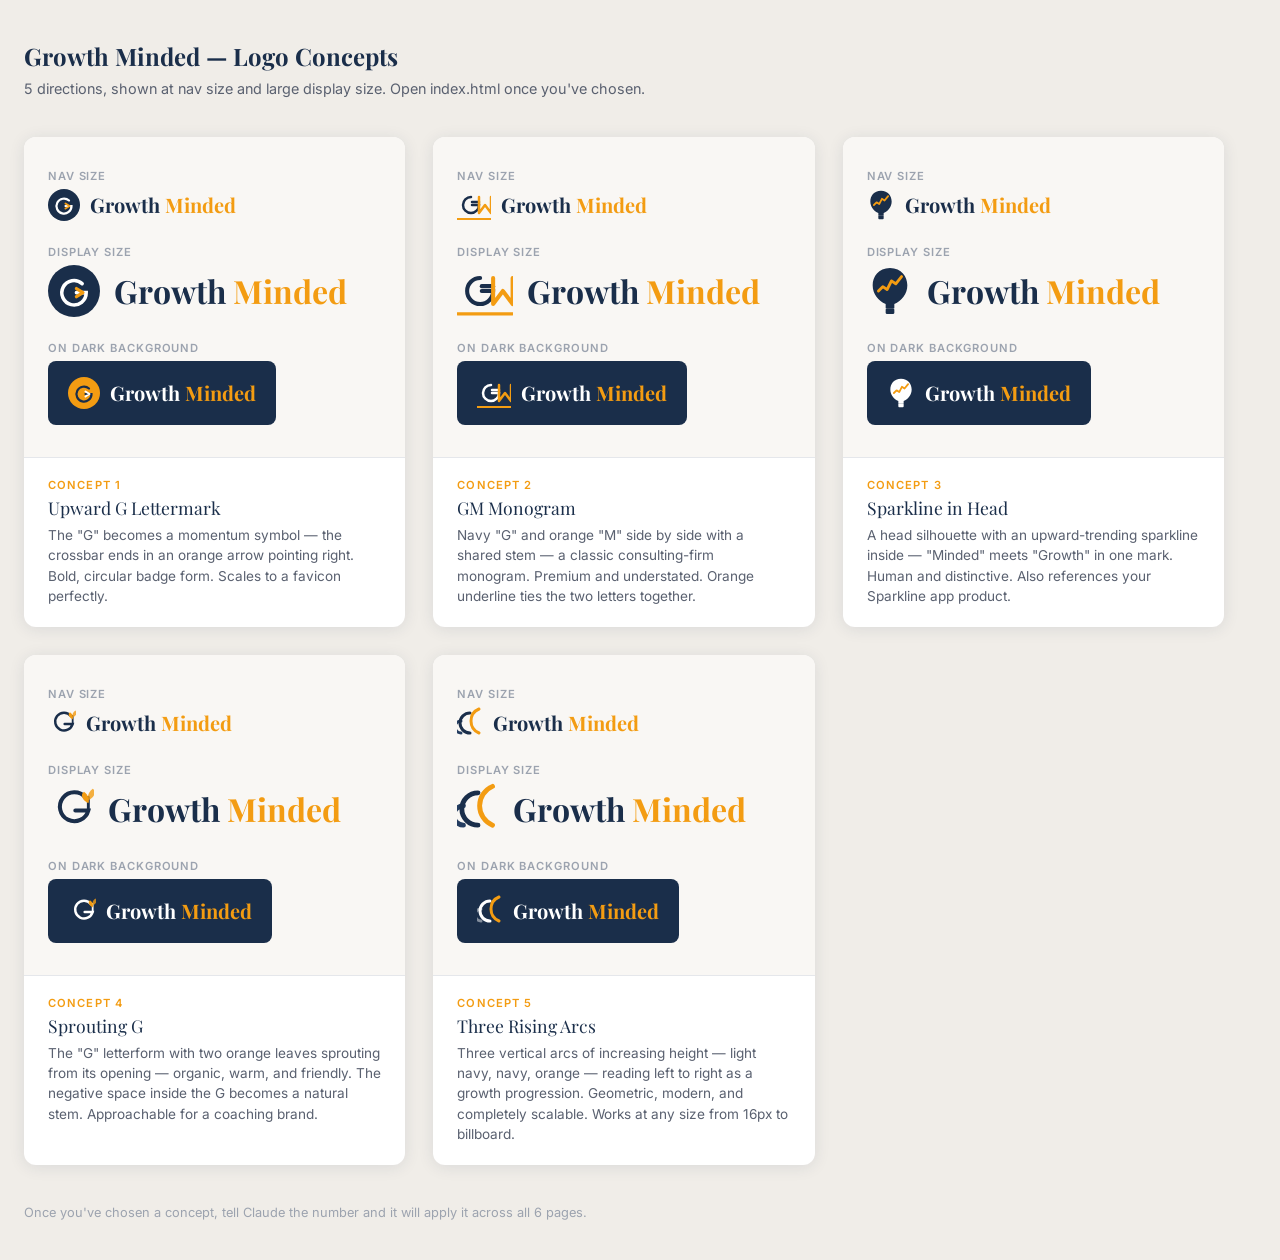
<file: logo-preview.html>
<!DOCTYPE html>
<html lang="en">
<head>
<meta charset="UTF-8">
<meta name="viewport" content="width=device-width, initial-scale=1.0">
<title>Growth Minded — Logo Concepts</title>
<link rel="preconnect" href="https://fonts.googleapis.com">
<link rel="preconnect" href="https://fonts.gstatic.com" crossorigin>
<link href="https://fonts.googleapis.com/css2?family=Playfair+Display:wght@700&family=Inter:wght@400;600&display=swap" rel="stylesheet">
<style>
  :root {
    --navy: #1a2e4a;
    --orange: #f39c12;
    --cream: #f9f7f4;
  }
  * { box-sizing: border-box; margin: 0; padding: 0; }
  body {
    font-family: 'Inter', system-ui, sans-serif;
    background: #f0ede8;
    padding: 40px 24px;
    min-height: 100vh;
  }
  h1 {
    font-family: 'Playfair Display', Georgia, serif;
    color: var(--navy);
    font-size: 1.5rem;
    margin-bottom: 8px;
  }
  .intro { color: #5a6170; font-size: 0.9rem; margin-bottom: 40px; }

  .grid {
    display: grid;
    grid-template-columns: repeat(auto-fill, minmax(340px, 1fr));
    gap: 28px;
    max-width: 1200px;
  }
  .card {
    background: white;
    border-radius: 12px;
    overflow: hidden;
    box-shadow: 0 2px 16px rgba(26,46,74,0.1);
  }
  .card-preview {
    background: var(--cream);
    padding: 32px 24px;
    display: flex;
    flex-direction: column;
    gap: 24px;
    align-items: flex-start;
  }
  .card-preview.dark {
    background: var(--navy);
  }

  /* ── Nav-size logo (the actual usage size) ── */
  .logo-nav {
    display: flex;
    align-items: center;
    gap: 10px;
    text-decoration: none;
  }
  .logo-nav .wordmark {
    font-family: 'Playfair Display', Georgia, serif;
    font-size: 1.25rem;
    font-weight: 700;
    color: var(--navy);
    line-height: 1;
  }
  .logo-nav .wordmark span { color: var(--orange); }
  .logo-nav.on-dark .wordmark { color: white; }

  /* ── Large display size ── */
  .logo-large {
    display: flex;
    align-items: center;
    gap: 14px;
    text-decoration: none;
  }
  .logo-large .wordmark {
    font-family: 'Playfair Display', Georgia, serif;
    font-size: 2rem;
    font-weight: 700;
    color: var(--navy);
    line-height: 1;
  }
  .logo-large .wordmark span { color: var(--orange); }
  .logo-large.on-dark .wordmark { color: white; }

  .size-label {
    font-size: 0.7rem;
    font-weight: 600;
    letter-spacing: 0.08em;
    text-transform: uppercase;
    color: #9ca3af;
    margin-bottom: 6px;
  }

  .card-info {
    padding: 20px 24px;
    border-top: 1px solid #e5e7eb;
  }
  .concept-num {
    font-size: 0.7rem;
    font-weight: 600;
    letter-spacing: 0.1em;
    text-transform: uppercase;
    color: var(--orange);
    margin-bottom: 4px;
  }
  .concept-name {
    font-family: 'Playfair Display', Georgia, serif;
    font-size: 1.1rem;
    color: var(--navy);
    margin-bottom: 6px;
  }
  .concept-desc {
    font-size: 0.85rem;
    color: #5a6170;
    line-height: 1.5;
  }
</style>
</head>
<body>

<h1>Growth Minded — Logo Concepts</h1>
<p class="intro">5 directions, shown at nav size and large display size. Open index.html once you've chosen.</p>

<div class="grid">

  <!-- ══════════════════════════════════════════
       CONCEPT 1 — Upward-Curving G Lettermark
  ══════════════════════════════════════════ -->
  <div class="card">
    <div class="card-preview">
      <div>
        <div class="size-label">Nav size</div>
        <a class="logo-nav">
          <svg width="32" height="32" viewBox="0 0 32 32" fill="none" xmlns="http://www.w3.org/2000/svg">
            <circle cx="16" cy="16" r="16" fill="#1a2e4a"/>
            <!-- G shape -->
            <path d="M21 11.5 A7.5 7.5 0 1 0 23.5 17 H17.5" stroke="white" stroke-width="2.2" stroke-linecap="round" fill="none"/>
            <!-- Arrow tip on crossbar -->
            <polyline points="17.5,14.5 21.5,17 17.5,19.5" stroke="#f39c12" stroke-width="2" stroke-linecap="round" stroke-linejoin="round" fill="none"/>
          </svg>
          <span class="wordmark">Growth <span>Minded</span></span>
        </a>
      </div>
      <div>
        <div class="size-label">Display size</div>
        <a class="logo-large">
          <svg width="52" height="52" viewBox="0 0 32 32" fill="none" xmlns="http://www.w3.org/2000/svg">
            <circle cx="16" cy="16" r="16" fill="#1a2e4a"/>
            <path d="M21 11.5 A7.5 7.5 0 1 0 23.5 17 H17.5" stroke="white" stroke-width="2.2" stroke-linecap="round" fill="none"/>
            <polyline points="17.5,14.5 21.5,17 17.5,19.5" stroke="#f39c12" stroke-width="2" stroke-linecap="round" stroke-linejoin="round" fill="none"/>
          </svg>
          <span class="wordmark">Growth <span>Minded</span></span>
        </a>
      </div>
      <div>
        <div class="size-label">On dark background</div>
        <div style="background:#1a2e4a; padding:16px 20px; border-radius:8px; display:inline-flex;">
          <a class="logo-nav on-dark">
            <svg width="32" height="32" viewBox="0 0 32 32" fill="none" xmlns="http://www.w3.org/2000/svg">
              <circle cx="16" cy="16" r="16" fill="#f39c12"/>
              <path d="M21 11.5 A7.5 7.5 0 1 0 23.5 17 H17.5" stroke="#1a2e4a" stroke-width="2.2" stroke-linecap="round" fill="none"/>
              <polyline points="17.5,14.5 21.5,17 17.5,19.5" stroke="white" stroke-width="2" stroke-linecap="round" stroke-linejoin="round" fill="none"/>
            </svg>
            <span class="wordmark">Growth <span>Minded</span></span>
          </a>
        </div>
      </div>
    </div>
    <div class="card-info">
      <div class="concept-num">Concept 1</div>
      <div class="concept-name">Upward G Lettermark</div>
      <div class="concept-desc">The "G" becomes a momentum symbol — the crossbar ends in an orange arrow pointing right. Bold, circular badge form. Scales to a favicon perfectly.</div>
    </div>
  </div>

  <!-- ══════════════════════════════════════════
       CONCEPT 2 — GM Monogram
  ══════════════════════════════════════════ -->
  <div class="card">
    <div class="card-preview">
      <div>
        <div class="size-label">Nav size</div>
        <a class="logo-nav">
          <svg width="34" height="32" viewBox="0 0 34 32" fill="none" xmlns="http://www.w3.org/2000/svg">
            <!-- G -->
            <path d="M14 8 A8 8 0 1 0 22 16 H15" stroke="#1a2e4a" stroke-width="2.5" stroke-linecap="round" fill="none"/>
            <line x1="15" y1="13" x2="22" y2="13" stroke="#1a2e4a" stroke-width="2.5" stroke-linecap="round"/>
            <!-- M (shares the right edge) -->
            <polyline points="22,8 22,24 28,16 34,24 34,8" stroke="#f39c12" stroke-width="2.5" stroke-linecap="round" stroke-linejoin="round" fill="none"/>
            <!-- Orange underline accent -->
            <line x1="0" y1="30" x2="34" y2="30" stroke="#f39c12" stroke-width="2" stroke-linecap="round"/>
          </svg>
          <span class="wordmark">Growth <span>Minded</span></span>
        </a>
      </div>
      <div>
        <div class="size-label">Display size</div>
        <a class="logo-large">
          <svg width="56" height="52" viewBox="0 0 34 32" fill="none" xmlns="http://www.w3.org/2000/svg">
            <path d="M14 8 A8 8 0 1 0 22 16 H15" stroke="#1a2e4a" stroke-width="2.5" stroke-linecap="round" fill="none"/>
            <line x1="15" y1="13" x2="22" y2="13" stroke="#1a2e4a" stroke-width="2.5" stroke-linecap="round"/>
            <polyline points="22,8 22,24 28,16 34,24 34,8" stroke="#f39c12" stroke-width="2.5" stroke-linecap="round" stroke-linejoin="round" fill="none"/>
            <line x1="0" y1="30" x2="34" y2="30" stroke="#f39c12" stroke-width="2" stroke-linecap="round"/>
          </svg>
          <span class="wordmark">Growth <span>Minded</span></span>
        </a>
      </div>
      <div>
        <div class="size-label">On dark background</div>
        <div style="background:#1a2e4a; padding:16px 20px; border-radius:8px; display:inline-flex;">
          <a class="logo-nav on-dark">
            <svg width="34" height="32" viewBox="0 0 34 32" fill="none" xmlns="http://www.w3.org/2000/svg">
              <path d="M14 8 A8 8 0 1 0 22 16 H15" stroke="white" stroke-width="2.5" stroke-linecap="round" fill="none"/>
              <line x1="15" y1="13" x2="22" y2="13" stroke="white" stroke-width="2.5" stroke-linecap="round"/>
              <polyline points="22,8 22,24 28,16 34,24 34,8" stroke="#f39c12" stroke-width="2.5" stroke-linecap="round" stroke-linejoin="round" fill="none"/>
              <line x1="0" y1="30" x2="34" y2="30" stroke="#f39c12" stroke-width="2" stroke-linecap="round"/>
            </svg>
            <span class="wordmark">Growth <span>Minded</span></span>
          </a>
        </div>
      </div>
    </div>
    <div class="card-info">
      <div class="concept-num">Concept 2</div>
      <div class="concept-name">GM Monogram</div>
      <div class="concept-desc">Navy "G" and orange "M" side by side with a shared stem — a classic consulting-firm monogram. Premium and understated. Orange underline ties the two letters together.</div>
    </div>
  </div>

  <!-- ══════════════════════════════════════════
       CONCEPT 3 — Sparkline in Head Silhouette
  ══════════════════════════════════════════ -->
  <div class="card">
    <div class="card-preview">
      <div>
        <div class="size-label">Nav size</div>
        <a class="logo-nav">
          <svg width="28" height="32" viewBox="0 0 28 36" fill="none" xmlns="http://www.w3.org/2000/svg">
            <!-- Head silhouette -->
            <path d="M14 2 C6 2 2 8 2 14 C2 20 6 25 11 27 L11 30 L17 30 L17 27 C22 25 26 20 26 14 C26 8 22 2 14 2 Z" fill="#1a2e4a"/>
            <!-- Neck/shoulders suggestion -->
            <rect x="11" y="30" width="6" height="4" rx="1" fill="#1a2e4a"/>
            <!-- Sparkline inside head -->
            <polyline points="6,18 9,15 12,17 15,11 18,13 22,8" stroke="#f39c12" stroke-width="2" stroke-linecap="round" stroke-linejoin="round" fill="none"/>
          </svg>
          <span class="wordmark">Growth <span>Minded</span></span>
        </a>
      </div>
      <div>
        <div class="size-label">Display size</div>
        <a class="logo-large">
          <svg width="46" height="52" viewBox="0 0 28 36" fill="none" xmlns="http://www.w3.org/2000/svg">
            <path d="M14 2 C6 2 2 8 2 14 C2 20 6 25 11 27 L11 30 L17 30 L17 27 C22 25 26 20 26 14 C26 8 22 2 14 2 Z" fill="#1a2e4a"/>
            <rect x="11" y="30" width="6" height="4" rx="1" fill="#1a2e4a"/>
            <polyline points="6,18 9,15 12,17 15,11 18,13 22,8" stroke="#f39c12" stroke-width="2" stroke-linecap="round" stroke-linejoin="round" fill="none"/>
          </svg>
          <span class="wordmark">Growth <span>Minded</span></span>
        </a>
      </div>
      <div>
        <div class="size-label">On dark background</div>
        <div style="background:#1a2e4a; padding:16px 20px; border-radius:8px; display:inline-flex;">
          <a class="logo-nav on-dark">
            <svg width="28" height="32" viewBox="0 0 28 36" fill="none" xmlns="http://www.w3.org/2000/svg">
              <path d="M14 2 C6 2 2 8 2 14 C2 20 6 25 11 27 L11 30 L17 30 L17 27 C22 25 26 20 26 14 C26 8 22 2 14 2 Z" fill="white"/>
              <rect x="11" y="30" width="6" height="4" rx="1" fill="white"/>
              <polyline points="6,18 9,15 12,17 15,11 18,13 22,8" stroke="#f39c12" stroke-width="2" stroke-linecap="round" stroke-linejoin="round" fill="none"/>
            </svg>
            <span class="wordmark">Growth <span>Minded</span></span>
          </a>
        </div>
      </div>
    </div>
    <div class="card-info">
      <div class="concept-num">Concept 3</div>
      <div class="concept-name">Sparkline in Head</div>
      <div class="concept-desc">A head silhouette with an upward-trending sparkline inside — "Minded" meets "Growth" in one mark. Human and distinctive. Also references your Sparkline app product.</div>
    </div>
  </div>

  <!-- ══════════════════════════════════════════
       CONCEPT 4 — Sprouting G with Leaf
  ══════════════════════════════════════════ -->
  <div class="card">
    <div class="card-preview">
      <div>
        <div class="size-label">Nav size</div>
        <a class="logo-nav">
          <svg width="28" height="32" viewBox="0 0 28 36" fill="none" xmlns="http://www.w3.org/2000/svg">
            <!-- G letter -->
            <path d="M24 10 A10 10 0 1 0 26 19 H17" stroke="#1a2e4a" stroke-width="2.8" stroke-linecap="round" fill="none"/>
            <!-- Stem growing from G opening -->
            <line x1="26" y1="19" x2="26" y2="10" stroke="#1a2e4a" stroke-width="2" stroke-linecap="round"/>
            <!-- Left leaf -->
            <path d="M26 14 C22 12 20 8 23 6 C26 8 27 12 26 14Z" fill="#f39c12"/>
            <!-- Right leaf -->
            <path d="M26 12 C30 10 32 6 29 4 C26 6 25 10 26 12Z" fill="#f39c12" opacity="0.8"/>
          </svg>
          <span class="wordmark">Growth <span>Minded</span></span>
        </a>
      </div>
      <div>
        <div class="size-label">Display size</div>
        <a class="logo-large">
          <svg width="46" height="52" viewBox="0 0 28 36" fill="none" xmlns="http://www.w3.org/2000/svg">
            <path d="M24 10 A10 10 0 1 0 26 19 H17" stroke="#1a2e4a" stroke-width="2.8" stroke-linecap="round" fill="none"/>
            <line x1="26" y1="19" x2="26" y2="10" stroke="#1a2e4a" stroke-width="2" stroke-linecap="round"/>
            <path d="M26 14 C22 12 20 8 23 6 C26 8 27 12 26 14Z" fill="#f39c12"/>
            <path d="M26 12 C30 10 32 6 29 4 C26 6 25 10 26 12Z" fill="#f39c12" opacity="0.8"/>
          </svg>
          <span class="wordmark">Growth <span>Minded</span></span>
        </a>
      </div>
      <div>
        <div class="size-label">On dark background</div>
        <div style="background:#1a2e4a; padding:16px 20px; border-radius:8px; display:inline-flex;">
          <a class="logo-nav on-dark">
            <svg width="28" height="32" viewBox="0 0 28 36" fill="none" xmlns="http://www.w3.org/2000/svg">
              <path d="M24 10 A10 10 0 1 0 26 19 H17" stroke="white" stroke-width="2.8" stroke-linecap="round" fill="none"/>
              <line x1="26" y1="19" x2="26" y2="10" stroke="white" stroke-width="2" stroke-linecap="round"/>
              <path d="M26 14 C22 12 20 8 23 6 C26 8 27 12 26 14Z" fill="#f39c12"/>
              <path d="M26 12 C30 10 32 6 29 4 C26 6 25 10 26 12Z" fill="#f39c12" opacity="0.8"/>
            </svg>
            <span class="wordmark">Growth <span>Minded</span></span>
          </a>
        </div>
      </div>
    </div>
    <div class="card-info">
      <div class="concept-num">Concept 4</div>
      <div class="concept-name">Sprouting G</div>
      <div class="concept-desc">The "G" letterform with two orange leaves sprouting from its opening — organic, warm, and friendly. The negative space inside the G becomes a natural stem. Approachable for a coaching brand.</div>
    </div>
  </div>

  <!-- ══════════════════════════════════════════
       CONCEPT 5 — Three Rising Arcs
  ══════════════════════════════════════════ -->
  <div class="card">
    <div class="card-preview">
      <div>
        <div class="size-label">Nav size</div>
        <a class="logo-nav">
          <svg width="26" height="32" viewBox="0 0 26 28" fill="none" xmlns="http://www.w3.org/2000/svg">
            <!-- Three arcs of increasing height, bottom-aligned -->
            <!-- Arc 1 (shortest, left, light navy) -->
            <path d="M4 24 A6 6 0 0 1 4 12" stroke="#243d60" stroke-width="3" stroke-linecap="round" fill="none"/>
            <!-- Arc 2 (medium, centre, navy) -->
            <path d="M13 24 A10 10 0 0 1 13 4" stroke="#1a2e4a" stroke-width="3" stroke-linecap="round" fill="none"/>
            <!-- Arc 3 (tallest, right, orange) -->
            <path d="M22 24 A13 13 0 0 1 22 0" stroke="#f39c12" stroke-width="3" stroke-linecap="round" fill="none"/>
          </svg>
          <span class="wordmark">Growth <span>Minded</span></span>
        </a>
      </div>
      <div>
        <div class="size-label">Display size</div>
        <a class="logo-large">
          <svg width="42" height="52" viewBox="0 0 26 28" fill="none" xmlns="http://www.w3.org/2000/svg">
            <path d="M4 24 A6 6 0 0 1 4 12" stroke="#243d60" stroke-width="3" stroke-linecap="round" fill="none"/>
            <path d="M13 24 A10 10 0 0 1 13 4" stroke="#1a2e4a" stroke-width="3" stroke-linecap="round" fill="none"/>
            <path d="M22 24 A13 13 0 0 1 22 0" stroke="#f39c12" stroke-width="3" stroke-linecap="round" fill="none"/>
          </svg>
          <span class="wordmark">Growth <span>Minded</span></span>
        </a>
      </div>
      <div>
        <div class="size-label">On dark background</div>
        <div style="background:#1a2e4a; padding:16px 20px; border-radius:8px; display:inline-flex;">
          <a class="logo-nav on-dark">
            <svg width="26" height="32" viewBox="0 0 26 28" fill="none" xmlns="http://www.w3.org/2000/svg">
              <path d="M4 24 A6 6 0 0 1 4 12" stroke="rgba(255,255,255,0.45)" stroke-width="3" stroke-linecap="round" fill="none"/>
              <path d="M13 24 A10 10 0 0 1 13 4" stroke="white" stroke-width="3" stroke-linecap="round" fill="none"/>
              <path d="M22 24 A13 13 0 0 1 22 0" stroke="#f39c12" stroke-width="3" stroke-linecap="round" fill="none"/>
            </svg>
            <span class="wordmark">Growth <span>Minded</span></span>
          </a>
        </div>
      </div>
    </div>
    <div class="card-info">
      <div class="concept-num">Concept 5</div>
      <div class="concept-name">Three Rising Arcs</div>
      <div class="concept-desc">Three vertical arcs of increasing height — light navy, navy, orange — reading left to right as a growth progression. Geometric, modern, and completely scalable. Works at any size from 16px to billboard.</div>
    </div>
  </div>

</div>

<p style="margin-top:40px; color:#9ca3af; font-size:0.8rem;">Once you've chosen a concept, tell Claude the number and it will apply it across all 6 pages.</p>

</body>
</html>
</file>
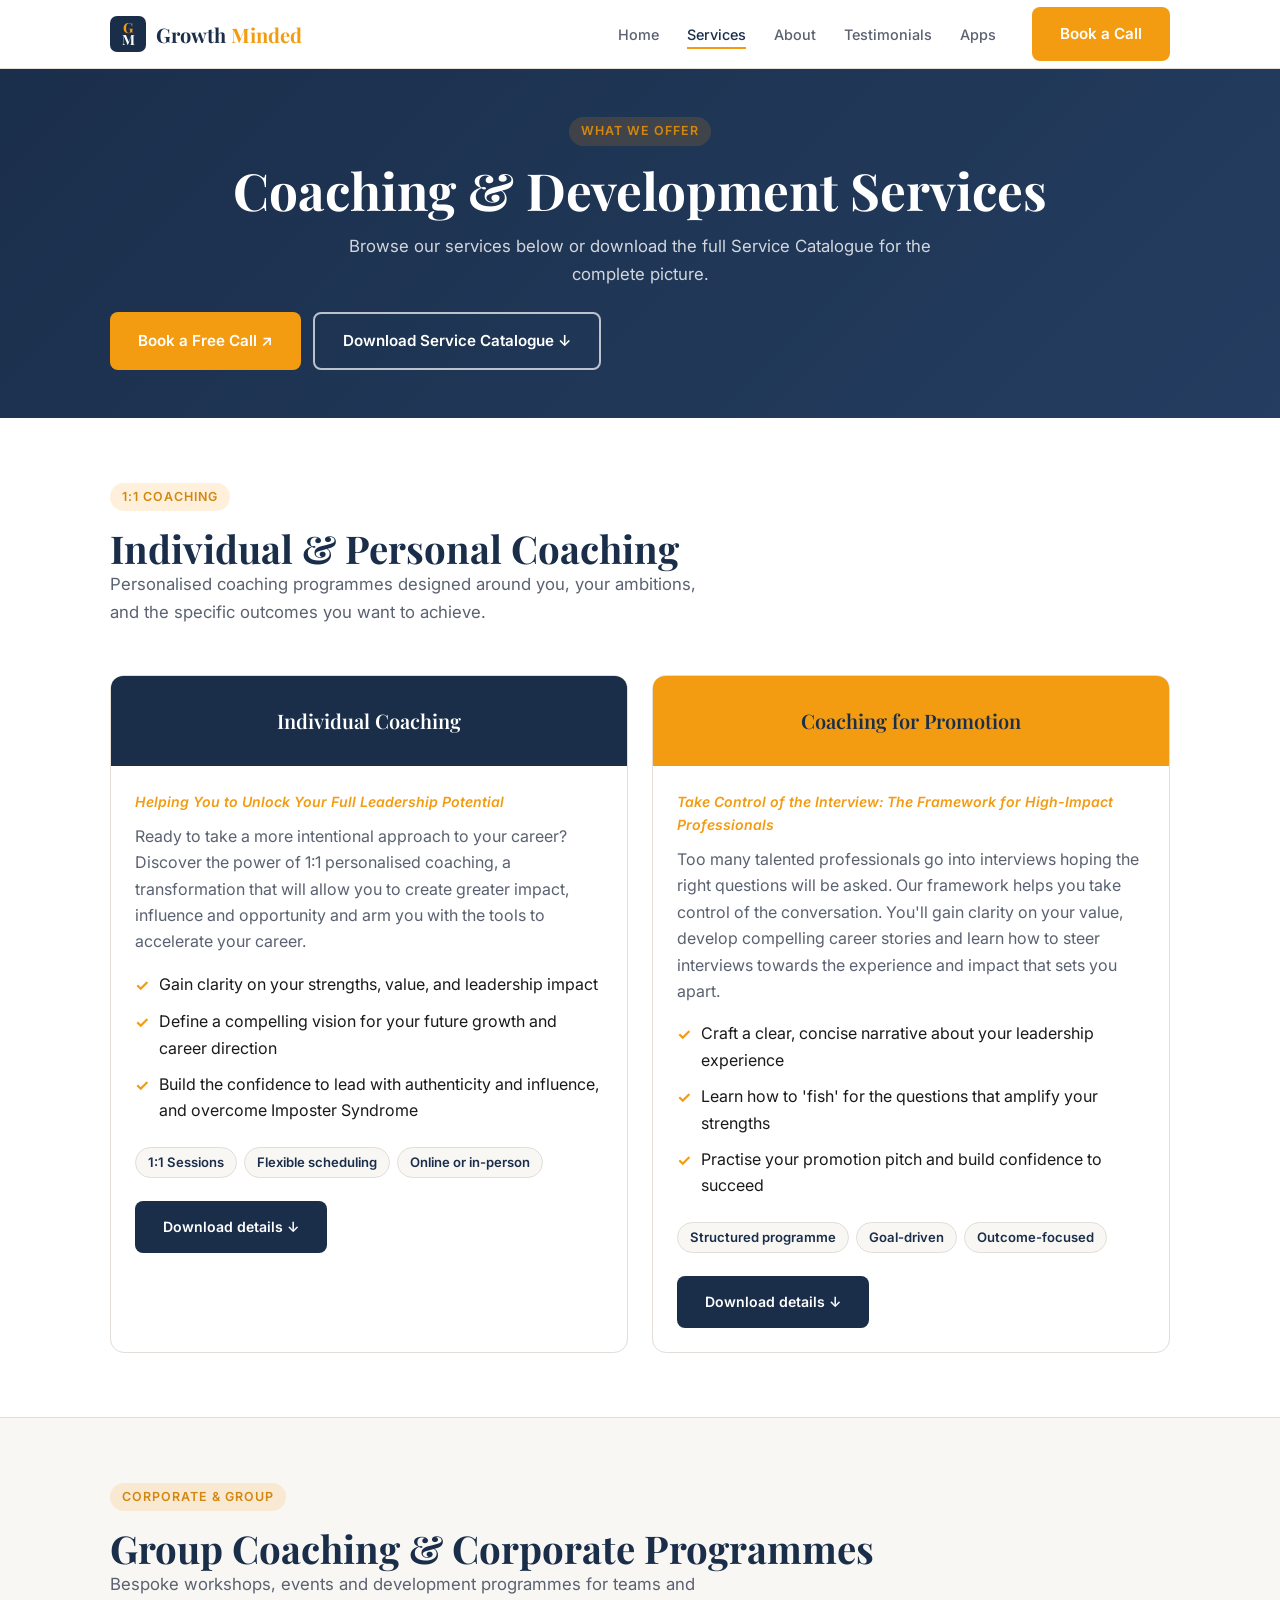
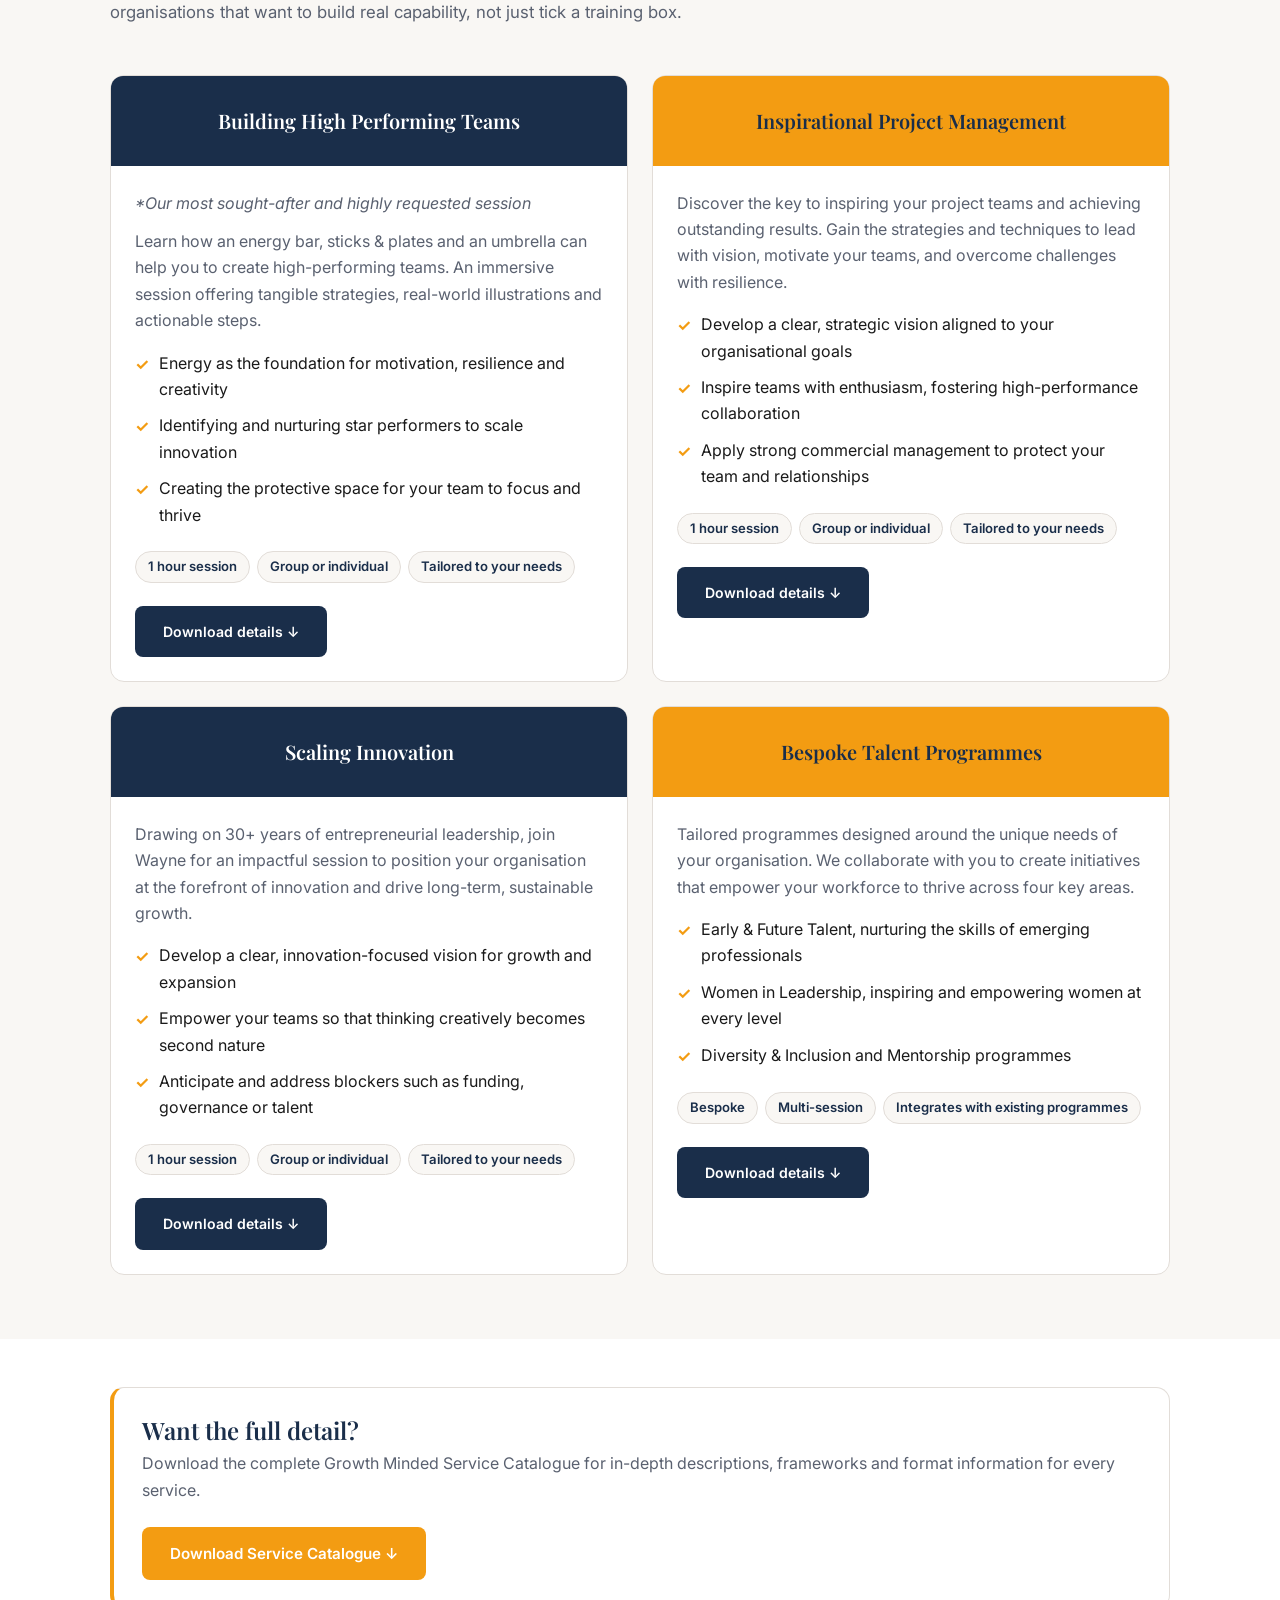
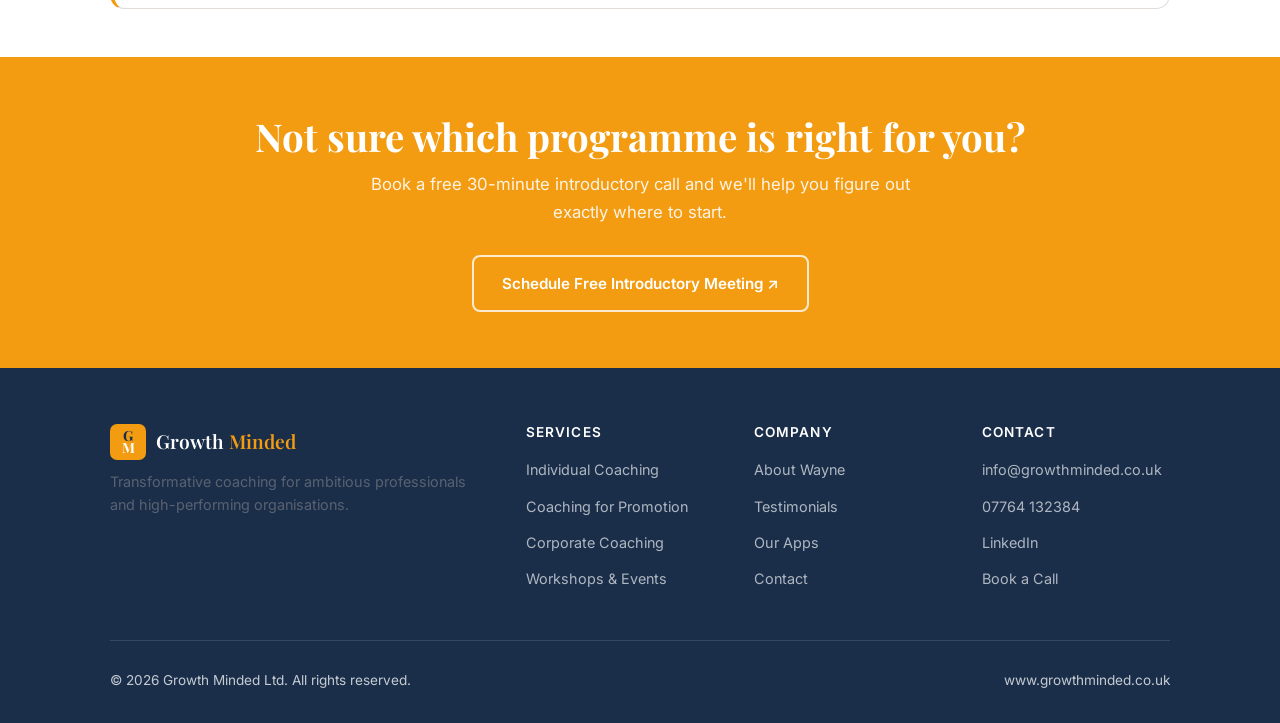
<file: services.html>
<!DOCTYPE html>
<html lang="en">
<head>
  <meta charset="UTF-8" />
  <meta name="viewport" content="width=device-width, initial-scale=1.0" />
  <title>Services — Growth Minded</title>
  <meta name="description" content="Growth Minded coaching services: 1:1 individual coaching, coaching for promotion, and corporate group programmes including team development and talent programmes." />
  <link rel="preconnect" href="https://fonts.googleapis.com" />
  <link rel="preconnect" href="https://fonts.gstatic.com" crossorigin />
  <link href="https://fonts.googleapis.com/css2?family=Inter:wght@400;500;600;700&family=Playfair+Display:wght@700&display=swap" rel="stylesheet" />
  <link rel="stylesheet" href="css/style.css" />
</head>
<body>

  <nav class="nav">
    <div class="container">
      <a href="index.html" class="nav-logo"><svg class="logo-mark" width="36" height="36" viewBox="0 0 36 36" fill="none" xmlns="http://www.w3.org/2000/svg" aria-hidden="true"><rect width="36" height="36" rx="7" fill="#1a2e4a"/><text x="18" y="13" text-anchor="middle" dominant-baseline="middle" font-family="Playfair Display, Georgia, serif" font-weight="700" font-size="14" fill="#f39c12">G</text><text x="18" y="25" text-anchor="middle" dominant-baseline="middle" font-family="Playfair Display, Georgia, serif" font-weight="700" font-size="14" fill="white">M</text></svg><span class="nav-wordmark">Growth <span>Minded</span></span></a>
      <ul class="nav-links">
        <li><a href="index.html">Home</a></li>
        <li><a href="services.html" class="active">Services</a></li>
        <li><a href="about.html">About</a></li>
        <li><a href="testimonials.html">Testimonials</a></li>
        <li><a href="apps.html">Apps</a></li>
        <li><a href="contact.html" class="btn btn-primary nav-cta">Book a Call</a></li>
      </ul>
      <button class="nav-toggle" id="navToggle" aria-label="Open menu">
        <span></span><span></span><span></span>
      </button>
    </div>
  </nav>
  <div class="nav-mobile" id="navMobile">
    <a href="index.html">Home</a>
    <a href="services.html">Services</a>
    <a href="about.html">About</a>
    <a href="testimonials.html">Testimonials</a>
    <a href="apps.html">Apps</a>
    <a href="contact.html" class="btn btn-primary">Book a Free Call</a>
  </div>

  <!-- Page hero -->
  <div class="page-hero">
    <div class="container">
      <span class="tag">What We Offer</span>
      <h1>Coaching &amp; Development Services</h1>
      <p>Browse our services below or download the full Service Catalogue for the complete picture.</p>
      <div style="display:flex;flex-wrap:wrap;gap:12px;margin-top:24px">
        <a href="contact.html" class="btn btn-primary">Book a Free Call ↗</a>
        <a href="images/service_catalogue.pdf" download class="btn btn-outline">Download Service Catalogue ↓</a>
      </div>
    </div>
  </div>

  <!-- 1:1 Services -->
  <section class="section">
    <div class="container">
      <div class="section-header">
        <span class="tag">1:1 Coaching</span>
        <h2>Individual &amp; Personal Coaching</h2>
        <p>Personalised coaching programmes designed around you, your ambitions, and the specific outcomes you want to achieve.</p>
      </div>
      <div class="card-grid-2">

        <div class="card card--has-image">
          <div class="card-header-band"><h3>Individual Coaching</h3></div>
          <div class="card-body">
            <p class="service-subtitle">Helping You to Unlock Your Full Leadership Potential</p>
            <p>Ready to take a more intentional approach to your career? Discover the power of 1:1 personalised coaching, a transformation that will allow you to create greater impact, influence and opportunity and arm you with the tools to accelerate your career.</p>
            <div class="feature-list" style="margin-top:16px">
              <div class="feature-item">Gain clarity on your strengths, value, and leadership impact</div>
              <div class="feature-item">Define a compelling vision for your future growth and career direction</div>
              <div class="feature-item">Build the confidence to lead with authenticity and influence, and overcome Imposter Syndrome</div>
            </div>
            <div style="margin-top:20px">
              <span class="service-tag">1:1 Sessions</span>
              <span class="service-tag">Flexible scheduling</span>
              <span class="service-tag">Online or in-person</span>
            </div>
            <a href="images/Individual%20Coaching%20-%20Helping%20You%20To%20Unlock%20Your%20Full%20Leadership%20Potential.pdf" download class="btn btn-navy" style="margin-top:20px;font-size:0.88rem">Download details ↓</a>
          </div>
        </div>

        <div class="card card--has-image">
          <div class="card-header-band card-header-band--orange"><h3>Coaching for Promotion</h3></div>
          <div class="card-body">
            <p class="service-subtitle">Take Control of the Interview: The Framework for High-Impact Professionals</p>
            <p>Too many talented professionals go into interviews hoping the right questions will be asked. Our framework helps you take control of the conversation. You'll gain clarity on your value, develop compelling career stories and learn how to steer interviews towards the experience and impact that sets you apart.</p>
            <div class="feature-list" style="margin-top:16px">
              <div class="feature-item">Craft a clear, concise narrative about your leadership experience</div>
              <div class="feature-item">Learn how to 'fish' for the questions that amplify your strengths</div>
              <div class="feature-item">Practise your promotion pitch and build confidence to succeed</div>
            </div>
            <div style="margin-top:20px">
              <span class="service-tag">Structured programme</span>
              <span class="service-tag">Goal-driven</span>
              <span class="service-tag">Outcome-focused</span>
            </div>
            <a href="images/Coaching%20for%20promotion.pdf" download class="btn btn-navy" style="margin-top:20px;font-size:0.88rem">Download details ↓</a>
          </div>
        </div>

      </div>
    </div>
  </section>

  <div class="divider"></div>

  <!-- Group / Corporate -->
  <section class="section section-cream">
    <div class="container">
      <div class="section-header">
        <span class="tag">Corporate &amp; Group</span>
        <h2>Group Coaching &amp; Corporate Programmes</h2>
        <p>Bespoke workshops, events and development programmes for teams and organisations that want to build real capability, not just tick a training box.</p>
      </div>
      <div class="card-grid-2">

        <div class="card card--has-image">
          <div class="card-header-band"><h3>Building High Performing Teams</h3></div>
          <div class="card-body">
            <p style="font-style:italic;margin-bottom:12px">*Our most sought-after and highly requested session</p>
            <p>Learn how an energy bar, sticks &amp; plates and an umbrella can help you to create high-performing teams. An immersive session offering tangible strategies, real-world illustrations and actionable steps.</p>
            <div class="feature-list" style="margin-top:16px">
              <div class="feature-item">Energy as the foundation for motivation, resilience and creativity</div>
              <div class="feature-item">Identifying and nurturing star performers to scale innovation</div>
              <div class="feature-item">Creating the protective space for your team to focus and thrive</div>
            </div>
            <div style="margin-top:20px">
              <span class="service-tag">1 hour session</span>
              <span class="service-tag">Group or individual</span>
              <span class="service-tag">Tailored to your needs</span>
            </div>
            <a href="images/Building%20High%20Performing%20Teams%20-%20An%20Imersive%20Group%20Session.pdf" download class="btn btn-navy" style="margin-top:20px;font-size:0.88rem">Download details ↓</a>
          </div>
        </div>

        <div class="card card--has-image">
          <div class="card-header-band card-header-band--orange"><h3>Inspirational Project Management</h3></div>
          <div class="card-body">
            <p>Discover the key to inspiring your project teams and achieving outstanding results. Gain the strategies and techniques to lead with vision, motivate your teams, and overcome challenges with resilience.</p>
            <div class="feature-list" style="margin-top:16px">
              <div class="feature-item">Develop a clear, strategic vision aligned to your organisational goals</div>
              <div class="feature-item">Inspire teams with enthusiasm, fostering high-performance collaboration</div>
              <div class="feature-item">Apply strong commercial management to protect your team and relationships</div>
            </div>
            <div style="margin-top:20px">
              <span class="service-tag">1 hour session</span>
              <span class="service-tag">Group or individual</span>
              <span class="service-tag">Tailored to your needs</span>
            </div>
            <a href="images/Inspirational%20Project%20Management.pdf" download class="btn btn-navy" style="margin-top:20px;font-size:0.88rem">Download details ↓</a>
          </div>
        </div>

        <div class="card card--has-image">
          <div class="card-header-band"><h3>Scaling Innovation</h3></div>
          <div class="card-body">
            <p>Drawing on 30+ years of entrepreneurial leadership, join Wayne for an impactful session to position your organisation at the forefront of innovation and drive long-term, sustainable growth.</p>
            <div class="feature-list" style="margin-top:16px">
              <div class="feature-item">Develop a clear, innovation-focused vision for growth and expansion</div>
              <div class="feature-item">Empower your teams so that thinking creatively becomes second nature</div>
              <div class="feature-item">Anticipate and address blockers such as funding, governance or talent</div>
            </div>
            <div style="margin-top:20px">
              <span class="service-tag">1 hour session</span>
              <span class="service-tag">Group or individual</span>
              <span class="service-tag">Tailored to your needs</span>
            </div>
            <a href="images/Scaling%20Innovation.pdf" download class="btn btn-navy" style="margin-top:20px;font-size:0.88rem">Download details ↓</a>
          </div>
        </div>

        <div class="card card--has-image">
          <div class="card-header-band card-header-band--orange"><h3>Bespoke Talent Programmes</h3></div>
          <div class="card-body">
            <p>Tailored programmes designed around the unique needs of your organisation. We collaborate with you to create initiatives that empower your workforce to thrive across four key areas.</p>
            <div class="feature-list" style="margin-top:16px">
              <div class="feature-item">Early &amp; Future Talent, nurturing the skills of emerging professionals</div>
              <div class="feature-item">Women in Leadership, inspiring and empowering women at every level</div>
              <div class="feature-item">Diversity &amp; Inclusion and Mentorship programmes</div>
            </div>
            <div style="margin-top:20px">
              <span class="service-tag">Bespoke</span>
              <span class="service-tag">Multi-session</span>
              <span class="service-tag">Integrates with existing programmes</span>
            </div>
            <a href="images/Talent%20Programmes.pdf" download class="btn btn-navy" style="margin-top:20px;font-size:0.88rem">Download details ↓</a>
          </div>
        </div>

      </div>
    </div>
  </section>

  <!-- PDF download band -->
  <section class="section" style="padding-top:48px;padding-bottom:48px">
    <div class="container">
      <div class="card" style="display:flex;flex-wrap:wrap;align-items:center;justify-content:space-between;gap:24px;border-left:4px solid var(--orange)">
        <div>
          <h3 style="margin-bottom:6px">Want the full detail?</h3>
          <p style="margin:0;color:var(--text-muted)">Download the complete Growth Minded Service Catalogue for in-depth descriptions, frameworks and format information for every service.</p>
        </div>
        <a href="images/service_catalogue.pdf" download class="btn btn-primary" style="white-space:nowrap">Download Service Catalogue ↓</a>
      </div>
    </div>
  </section>

  <!-- CTA band -->
  <section class="cta-band">
    <div class="container">
      <h2>Not sure which programme is right for you?</h2>
      <p>Book a free 30-minute introductory call and we'll help you figure out exactly where to start.</p>
      <a href="contact.html" class="btn btn-outline">Schedule Free Introductory Meeting ↗</a>
    </div>
  </section>

  <footer class="footer">
    <div class="container">
      <div class="footer-grid">
        <div class="footer-brand">
          <h3><svg class="logo-mark" width="36" height="36" viewBox="0 0 36 36" fill="none" xmlns="http://www.w3.org/2000/svg" aria-hidden="true"><rect width="36" height="36" rx="7" fill="#f39c12"/><text x="18" y="13" text-anchor="middle" dominant-baseline="middle" font-family="Playfair Display, Georgia, serif" font-weight="700" font-size="14" fill="#1a2e4a">G</text><text x="18" y="25" text-anchor="middle" dominant-baseline="middle" font-family="Playfair Display, Georgia, serif" font-weight="700" font-size="14" fill="white">M</text></svg><span class="nav-wordmark">Growth <span>Minded</span></span></h3>
          <p>Transformative coaching for ambitious professionals and high-performing organisations.</p>
        </div>
        <div class="footer-col">
          <h4>Services</h4>
          <ul>
            <li><a href="services.html">Individual Coaching</a></li>
            <li><a href="services.html">Coaching for Promotion</a></li>
            <li><a href="services.html">Corporate Coaching</a></li>
            <li><a href="services.html">Workshops &amp; Events</a></li>
          </ul>
        </div>
        <div class="footer-col">
          <h4>Company</h4>
          <ul>
            <li><a href="about.html">About Wayne</a></li>
            <li><a href="testimonials.html">Testimonials</a></li>
            <li><a href="apps.html">Our Apps</a></li>
            <li><a href="contact.html">Contact</a></li>
          </ul>
        </div>
        <div class="footer-col">
          <h4>Contact</h4>
          <ul>
            <li><a href="mailto:info@growthminded.co.uk">info@growthminded.co.uk</a></li>
            <li><a href="tel:07764132384">07764 132384</a></li>
            <li><a href="https://www.linkedin.com/in/wayne-peacock-82965b12" target="_blank" rel="noopener">LinkedIn</a></li>
            <li><a href="contact.html">Book a Call</a></li>
          </ul>
        </div>
      </div>
      <div class="footer-bottom">
        <span>&copy; 2026 Growth Minded Ltd. All rights reserved.</span>
        <span>www.growthminded.co.uk</span>
      </div>
    </div>
  </footer>

  <script>
    const toggle = document.getElementById('navToggle');
    const mobile = document.getElementById('navMobile');
    toggle.addEventListener('click', () => {
      toggle.classList.toggle('open');
      mobile.classList.toggle('open');
    });
    mobile.querySelectorAll('a').forEach(a => {
      a.addEventListener('click', () => {
        toggle.classList.remove('open');
        mobile.classList.remove('open');
      });
    });
  </script>
</body>
</html>
</file>
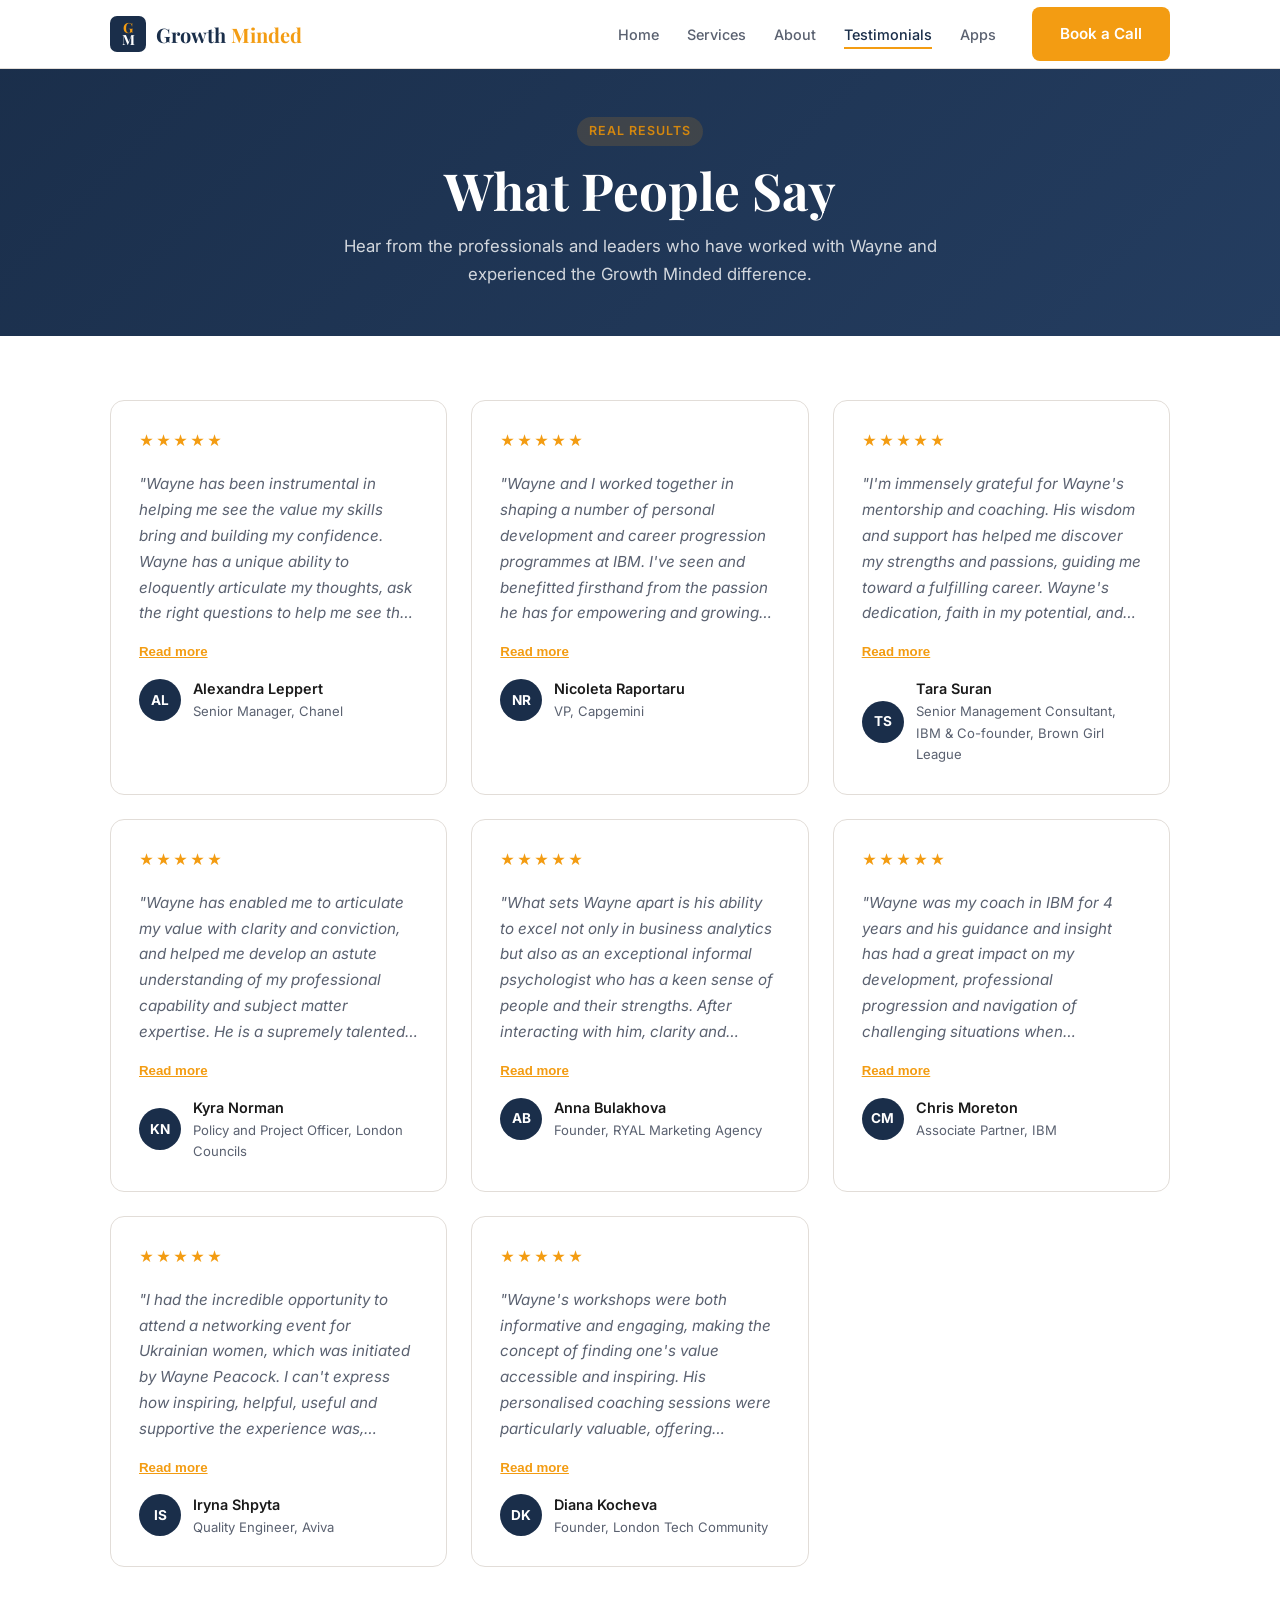
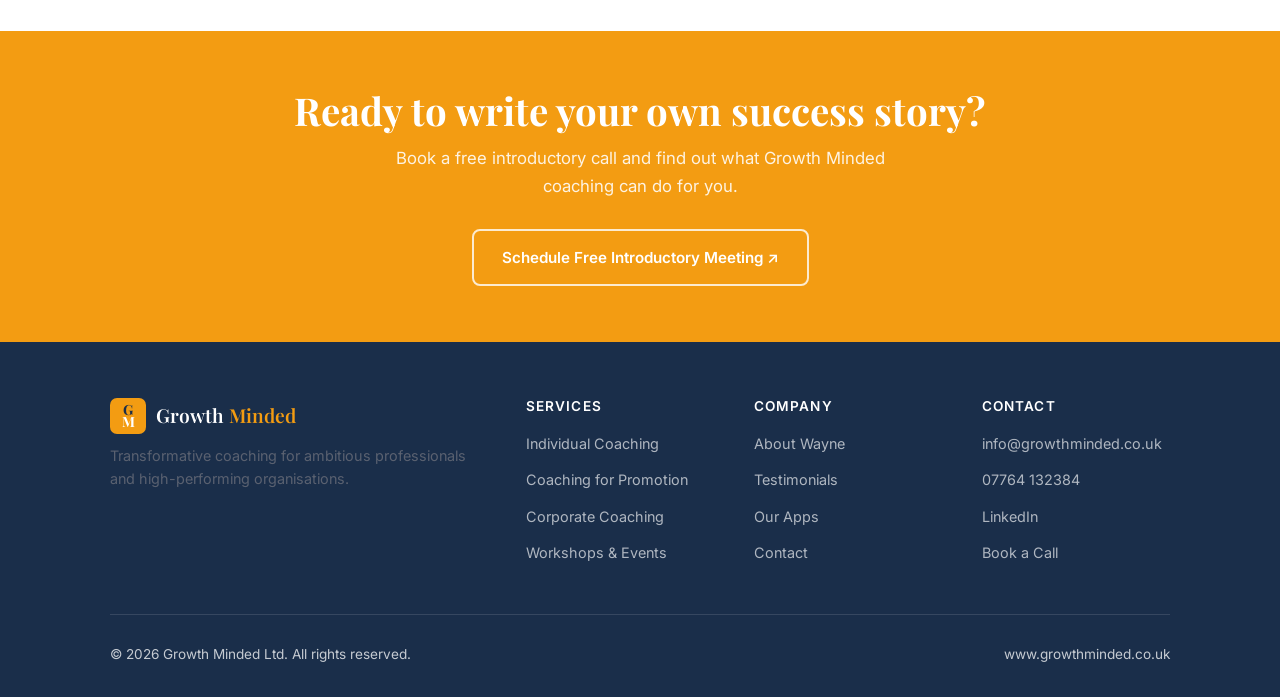
<file: testimonials.html>
<!DOCTYPE html>
<html lang="en">
<head>
  <meta charset="UTF-8" />
  <meta name="viewport" content="width=device-width, initial-scale=1.0" />
  <title>Testimonials — Growth Minded</title>
  <meta name="description" content="What professionals at leading global organisations say about working with Wayne Peacock and Growth Minded coaching." />
  <link rel="preconnect" href="https://fonts.googleapis.com" />
  <link rel="preconnect" href="https://fonts.gstatic.com" crossorigin />
  <link href="https://fonts.googleapis.com/css2?family=Inter:wght@400;500;600;700&family=Playfair+Display:wght@700&display=swap" rel="stylesheet" />
  <link rel="stylesheet" href="css/style.css" />
</head>
<body>

  <nav class="nav">
    <div class="container">
      <a href="index.html" class="nav-logo"><svg class="logo-mark" width="36" height="36" viewBox="0 0 36 36" fill="none" xmlns="http://www.w3.org/2000/svg" aria-hidden="true"><rect width="36" height="36" rx="7" fill="#1a2e4a"/><text x="18" y="13" text-anchor="middle" dominant-baseline="middle" font-family="Playfair Display, Georgia, serif" font-weight="700" font-size="14" fill="#f39c12">G</text><text x="18" y="25" text-anchor="middle" dominant-baseline="middle" font-family="Playfair Display, Georgia, serif" font-weight="700" font-size="14" fill="white">M</text></svg><span class="nav-wordmark">Growth <span>Minded</span></span></a>
      <ul class="nav-links">
        <li><a href="index.html">Home</a></li>
        <li><a href="services.html">Services</a></li>
        <li><a href="about.html">About</a></li>
        <li><a href="testimonials.html" class="active">Testimonials</a></li>
        <li><a href="apps.html">Apps</a></li>
        <li><a href="contact.html" class="btn btn-primary nav-cta">Book a Call</a></li>
      </ul>
      <button class="nav-toggle" id="navToggle" aria-label="Open menu">
        <span></span><span></span><span></span>
      </button>
    </div>
  </nav>
  <div class="nav-mobile" id="navMobile">
    <a href="index.html">Home</a>
    <a href="services.html">Services</a>
    <a href="about.html">About</a>
    <a href="testimonials.html">Testimonials</a>
    <a href="apps.html">Apps</a>
    <a href="contact.html" class="btn btn-primary">Book a Free Call</a>
  </div>

  <div class="page-hero">
    <div class="container">
      <span class="tag">Real Results</span>
      <h1>What People Say</h1>
      <p>Hear from the professionals and leaders who have worked with Wayne and experienced the Growth Minded difference.</p>
    </div>
  </div>

  <!-- Testimonials grid -->
  <section class="section">
    <div class="container">
      <div class="testimonial-grid">

        <div class="testimonial-card">
          <div class="testimonial-stars">★★★★★</div>
          <p class="testimonial-quote">"Wayne has been instrumental in helping me see the value my skills bring and building my confidence. Wayne has a unique ability to eloquently articulate my thoughts, ask the right questions to help me see the bigger picture and his creative problem solving is second to none. I highly recommend Wayne, the last 6 months have been pivotal to my career"</p>
          <div class="testimonial-author">
            <div class="testimonial-avatar" style="background:var(--navy)">AL</div>
            <div>
              <div class="testimonial-name">Alexandra Leppert</div>
              <div class="testimonial-role">Senior Manager, Chanel</div>
            </div>
          </div>
        </div>

        <div class="testimonial-card">
          <div class="testimonial-stars">★★★★★</div>
          <p class="testimonial-quote">"Wayne and I worked together in shaping a number of personal development and career progression programmes at IBM. I've seen and benefitted firsthand from the passion he has for empowering and growing people. Wayne has coached and mentored many participants in our programmes, helping them to achieve, and sometimes exceed their dreams. His ability to listen and make people think outside of the box is at the heart of his success as a coach, and the reason he was a sought after coach by so many of his colleagues."</p>
          <div class="testimonial-author">
            <div class="testimonial-avatar" style="background:var(--navy)">NR</div>
            <div>
              <div class="testimonial-name">Nicoleta Raportaru</div>
              <div class="testimonial-role">VP, Capgemini</div>
            </div>
          </div>
        </div>

        <div class="testimonial-card">
          <div class="testimonial-stars">★★★★★</div>
          <p class="testimonial-quote">"I'm immensely grateful for Wayne's mentorship and coaching. His wisdom and support has helped me discover my strengths and passions, guiding me toward a fulfilling career. Wayne's dedication, faith in my potential, and personalised guidance is exceptional. His willingness to share experiences enriched our interactions, making our mentorship invaluable. If I'm ever in need of inspiration, it's Wayne I'm going to."</p>
          <div class="testimonial-author">
            <div class="testimonial-avatar" style="background:var(--navy)">TS</div>
            <div>
              <div class="testimonial-name">Tara Suran</div>
              <div class="testimonial-role">Senior Management Consultant, IBM &amp; Co-founder, Brown Girl League</div>
            </div>
          </div>
        </div>

        <div class="testimonial-card">
          <div class="testimonial-stars">★★★★★</div>
          <p class="testimonial-quote">"Wayne has enabled me to articulate my value with clarity and conviction, and helped me develop an astute understanding of my professional capability and subject matter expertise. He is a supremely talented communicator, with an ability to relay highly complex concepts to his clients, in order to better their professional development. I can't thank Wayne enough for his support, and truly endorse him as both a business coach and a mentor"</p>
          <div class="testimonial-author">
            <div class="testimonial-avatar" style="background:var(--navy)">KN</div>
            <div>
              <div class="testimonial-name">Kyra Norman</div>
              <div class="testimonial-role">Policy and Project Officer, London Councils</div>
            </div>
          </div>
        </div>

        <div class="testimonial-card">
          <div class="testimonial-stars">★★★★★</div>
          <p class="testimonial-quote">"What sets Wayne apart is his ability to excel not only in business analytics but also as an exceptional informal psychologist who has a keen sense of people and their strengths. After interacting with him, clarity and confidence about the next steps in one's career development naturally emerge. He effortlessly aligns your career aspirations with your existing expertise and provides guidance on how to reach your desired role. Most importantly, he instils confidence and helps refine your self-presentation. I can highly recommend Wayne as an outstanding professional and inspirational leader who can make a significant impact on one's career development and success in the business world."</p>
          <div class="testimonial-author">
            <div class="testimonial-avatar" style="background:var(--navy)">AB</div>
            <div>
              <div class="testimonial-name">Anna Bulakhova</div>
              <div class="testimonial-role">Founder, RYAL Marketing Agency</div>
            </div>
          </div>
        </div>

        <div class="testimonial-card">
          <div class="testimonial-stars">★★★★★</div>
          <p class="testimonial-quote">"Wayne was my coach in IBM for 4 years and his guidance and insight has had a great impact on my development, professional progression and navigation of challenging situations when performing my role. Wayne has supported me through these important roles, successfully preparing me for promotion to Associate Partner, using his experience in developing high performing individuals and teams. I reflect on 3 key moments where Wayne's advice was profound. i) giving feedback on my approach to a challenging client situation, enabling me to perform to a higher level, ii) guiding me through self-reflection, enabling me to effectively target my advancement and set achievable goals, and finally, iii) preparing me for promotion, enabling me to assess, promote and effectively communicate my personal strengths in leadership. Wayne has developed several frameworks that supported each of these moments and created actionable insights that I was then able to set and achieve. Wayne has an authoritative coaching style that clearly conveys his level of experience but delivered in such a way that I am always energised, enthused and empowered after any discussion"</p>
          <div class="testimonial-author">
            <div class="testimonial-avatar" style="background:var(--navy)">CM</div>
            <div>
              <div class="testimonial-name">Chris Moreton</div>
              <div class="testimonial-role">Associate Partner, IBM</div>
            </div>
          </div>
        </div>

        <div class="testimonial-card">
          <div class="testimonial-stars">★★★★★</div>
          <p class="testimonial-quote">"I had the incredible opportunity to attend a networking event for Ukrainian women, which was initiated by Wayne Peacock. I can't express how inspiring, helpful, useful and supportive the experience was, especially given the challenging times we're facing. It was my first time attending an event of this scale, and the sense of unity and empowerment among attendees was truly invigorating. The event not only provided valuable networking opportunities but also reminded me of the strength and resilience that comes from a community of like-minded professionals. On top of that, I was lucky to have a coaching session from the brilliant Wayne Peacock. Meeting Wayne and experiencing his phenomenal coaching approach was a true turning point for me. Wayne's coaching sessions have been a game changer that has propelled me towards several job offers. I'm immensely grateful for the positive impact he's made on my journey, and I highly recommend his coaching to anyone seeking transformative change."</p>
          <div class="testimonial-author">
            <div class="testimonial-avatar" style="background:var(--navy)">IS</div>
            <div>
              <div class="testimonial-name">Iryna Shpyta</div>
              <div class="testimonial-role">Quality Engineer, Aviva</div>
            </div>
          </div>
        </div>

        <div class="testimonial-card">
          <div class="testimonial-stars">★★★★★</div>
          <p class="testimonial-quote">"Wayne's workshops were both informative and engaging, making the concept of finding one's value accessible and inspiring. His personalised coaching sessions were particularly valuable, offering practical guidance for personal and professional growth. Wayne's dedication to our community's development was evident throughout his sessions, creating a positive and inclusive environment for all participants. His impact on our community has been profound, leaving us better equipped to leverage our strengths and contribute meaningfully to our lives. We are truly thankful for Wayne's expertise and commitment, and we look forward to any future collaborations"</p>
          <div class="testimonial-author">
            <div class="testimonial-avatar" style="background:var(--navy)">DK</div>
            <div>
              <div class="testimonial-name">Diana Kocheva</div>
              <div class="testimonial-role">Founder, London Tech Community</div>
            </div>
          </div>
        </div>

      </div>
    </div>
  </section>

  <!-- CTA band -->
  <section class="cta-band">
    <div class="container">
      <h2>Ready to write your own success story?</h2>
      <p>Book a free introductory call and find out what Growth Minded coaching can do for you.</p>
      <a href="contact.html" class="btn btn-outline">Schedule Free Introductory Meeting ↗</a>
    </div>
  </section>

  <footer class="footer">
    <div class="container">
      <div class="footer-grid">
        <div class="footer-brand">
          <h3><svg class="logo-mark" width="36" height="36" viewBox="0 0 36 36" fill="none" xmlns="http://www.w3.org/2000/svg" aria-hidden="true"><rect width="36" height="36" rx="7" fill="#f39c12"/><text x="18" y="13" text-anchor="middle" dominant-baseline="middle" font-family="Playfair Display, Georgia, serif" font-weight="700" font-size="14" fill="#1a2e4a">G</text><text x="18" y="25" text-anchor="middle" dominant-baseline="middle" font-family="Playfair Display, Georgia, serif" font-weight="700" font-size="14" fill="white">M</text></svg><span class="nav-wordmark">Growth <span>Minded</span></span></h3>
          <p>Transformative coaching for ambitious professionals and high-performing organisations.</p>
        </div>
        <div class="footer-col">
          <h4>Services</h4>
          <ul>
            <li><a href="services.html">Individual Coaching</a></li>
            <li><a href="services.html">Coaching for Promotion</a></li>
            <li><a href="services.html">Corporate Coaching</a></li>
            <li><a href="services.html">Workshops &amp; Events</a></li>
          </ul>
        </div>
        <div class="footer-col">
          <h4>Company</h4>
          <ul>
            <li><a href="about.html">About Wayne</a></li>
            <li><a href="testimonials.html">Testimonials</a></li>
            <li><a href="apps.html">Our Apps</a></li>
            <li><a href="contact.html">Contact</a></li>
          </ul>
        </div>
        <div class="footer-col">
          <h4>Contact</h4>
          <ul>
            <li><a href="mailto:info@growthminded.co.uk">info@growthminded.co.uk</a></li>
            <li><a href="tel:07764132384">07764 132384</a></li>
            <li><a href="https://www.linkedin.com/in/wayne-peacock-82965b12" target="_blank" rel="noopener">LinkedIn</a></li>
            <li><a href="contact.html">Book a Call</a></li>
          </ul>
        </div>
      </div>
      <div class="footer-bottom">
        <span>&copy; 2026 Growth Minded Ltd. All rights reserved.</span>
        <span>www.growthminded.co.uk</span>
      </div>
    </div>
  </footer>

  <script>
    const toggle = document.getElementById('navToggle');
    const mobile = document.getElementById('navMobile');
    toggle.addEventListener('click', () => {
      toggle.classList.toggle('open');
      mobile.classList.toggle('open');
    });
    mobile.querySelectorAll('a').forEach(a => {
      a.addEventListener('click', () => {
        toggle.classList.remove('open');
        mobile.classList.remove('open');
      });
    });

    document.querySelectorAll('.testimonial-quote').forEach(quote => {
      if (quote.scrollHeight > quote.clientHeight) {
        const btn = document.createElement('button');
        btn.className = 'read-more-btn';
        btn.textContent = 'Read more';
        btn.addEventListener('click', () => {
          quote.classList.toggle('expanded');
          btn.textContent = quote.classList.contains('expanded') ? 'Read less' : 'Read more';
        });
        quote.after(btn);
      }
    });
  </script>
</body>
</html>
</file>
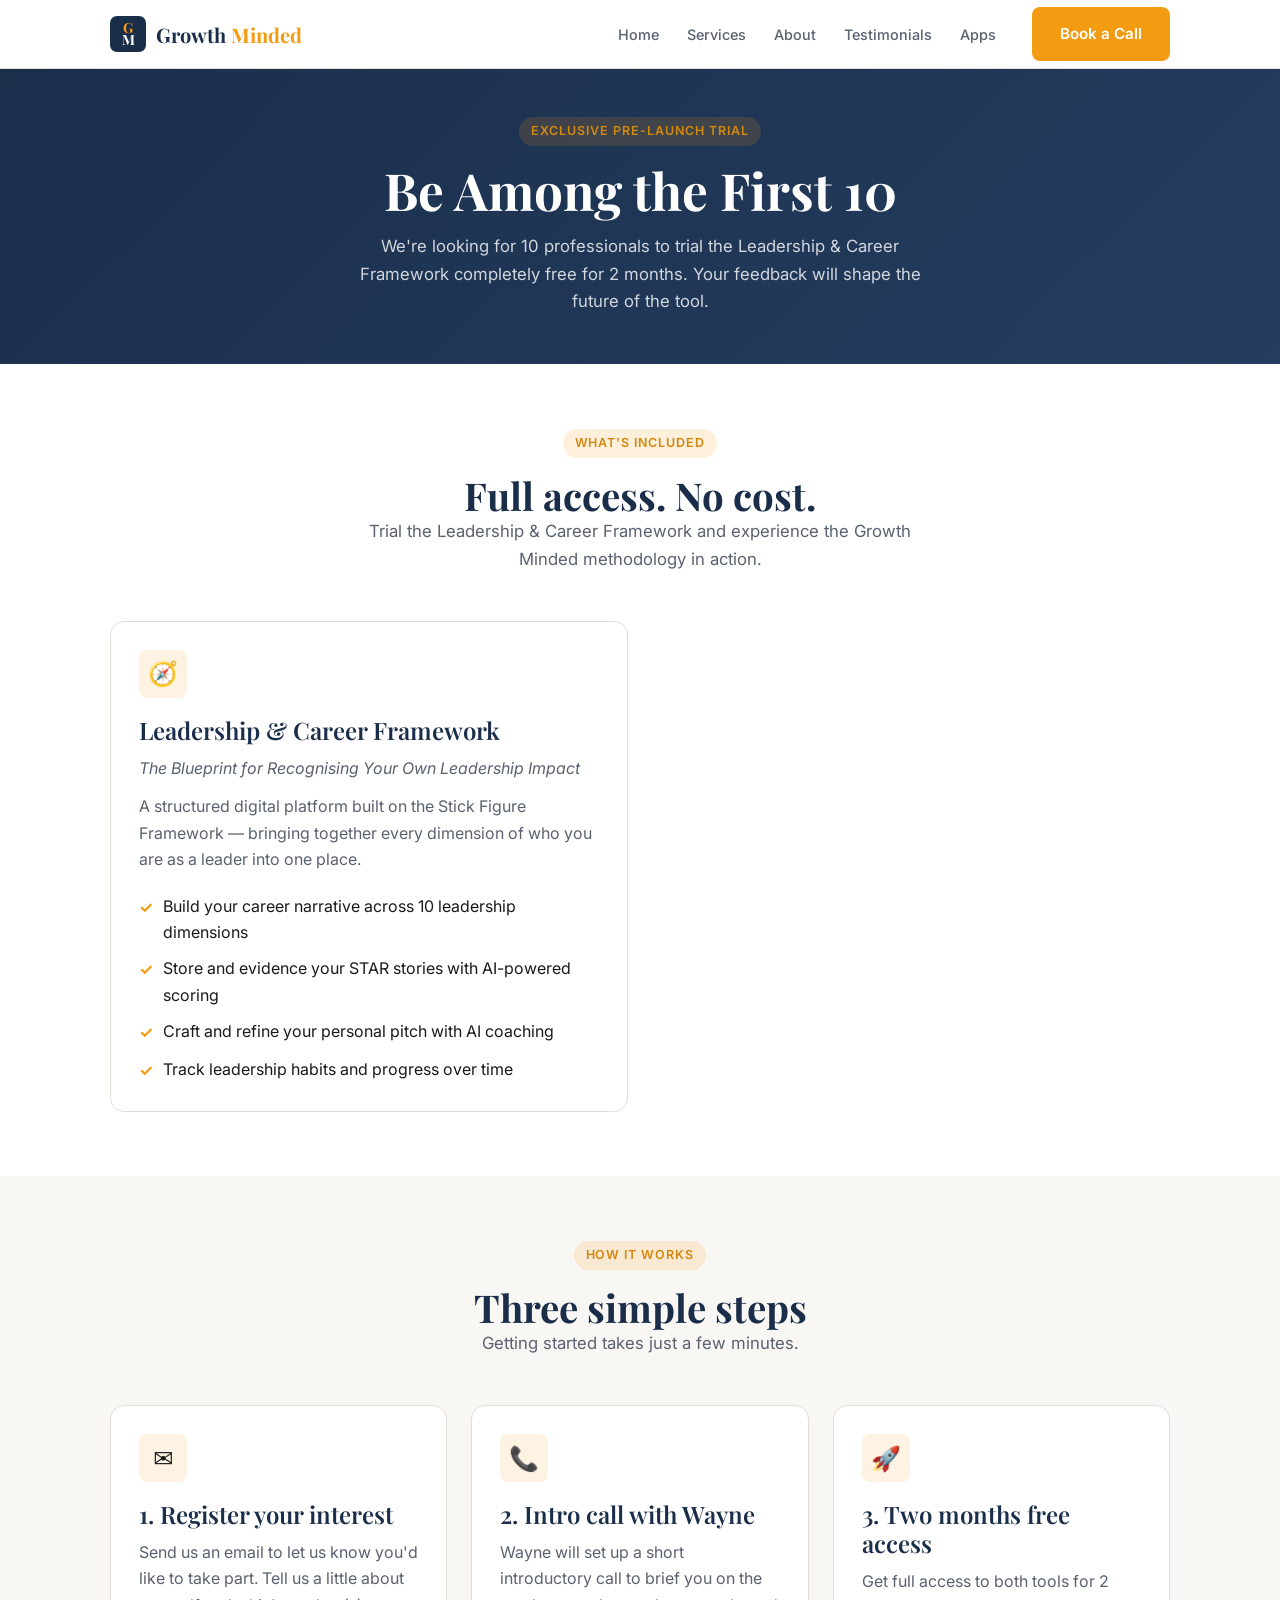
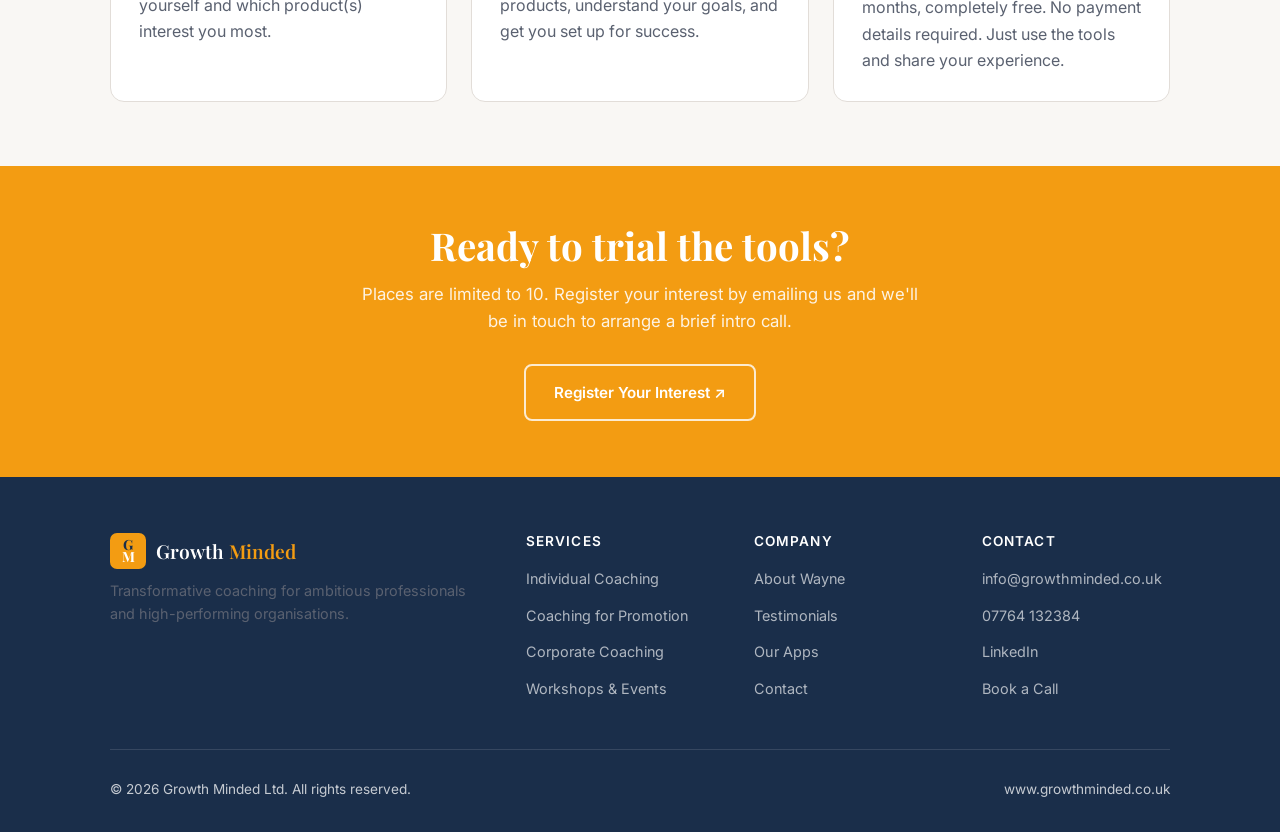
<file: trial.html>
<!DOCTYPE html>
<html lang="en">
<head>
  <meta charset="UTF-8" />
  <meta name="viewport" content="width=device-width, initial-scale=1.0" />
  <title>Pre-Launch Trial — Growth Minded</title>
  <meta name="description" content="Be among the first 10 professionals to trial both Growth Minded apps free for 2 months. Register your interest today." />
  <link rel="preconnect" href="https://fonts.googleapis.com" />
  <link rel="preconnect" href="https://fonts.gstatic.com" crossorigin />
  <link href="https://fonts.googleapis.com/css2?family=Inter:wght@400;500;600;700&family=Playfair+Display:wght@700&display=swap" rel="stylesheet" />
  <link rel="stylesheet" href="css/style.css" />
</head>
<body>

  <nav class="nav">
    <div class="container">
      <a href="index.html" class="nav-logo"><svg class="logo-mark" width="36" height="36" viewBox="0 0 36 36" fill="none" xmlns="http://www.w3.org/2000/svg" aria-hidden="true"><rect width="36" height="36" rx="7" fill="#1a2e4a"/><text x="18" y="13" text-anchor="middle" dominant-baseline="middle" font-family="Playfair Display, Georgia, serif" font-weight="700" font-size="14" fill="#f39c12">G</text><text x="18" y="25" text-anchor="middle" dominant-baseline="middle" font-family="Playfair Display, Georgia, serif" font-weight="700" font-size="14" fill="white">M</text></svg><span class="nav-wordmark">Growth <span>Minded</span></span></a>
      <ul class="nav-links">
        <li><a href="index.html">Home</a></li>
        <li><a href="services.html">Services</a></li>
        <li><a href="about.html">About</a></li>
        <li><a href="testimonials.html">Testimonials</a></li>
        <li><a href="apps.html">Apps</a></li>
        <li><a href="contact.html" class="btn btn-primary nav-cta">Book a Call</a></li>
      </ul>
      <button class="nav-toggle" id="navToggle" aria-label="Open menu">
        <span></span><span></span><span></span>
      </button>
    </div>
  </nav>
  <div class="nav-mobile" id="navMobile">
    <a href="index.html">Home</a>
    <a href="services.html">Services</a>
    <a href="about.html">About</a>
    <a href="testimonials.html">Testimonials</a>
    <a href="apps.html">Apps</a>
    <a href="contact.html" class="btn btn-primary">Book a Free Call</a>
  </div>

  <div class="page-hero">
    <div class="container">
      <span class="tag">Exclusive Pre-Launch Trial</span>
      <h1>Be Among the First 10</h1>
      <p>We're looking for 10 professionals to trial the Leadership &amp; Career Framework completely free for 2 months. Your feedback will shape the future of the tool.</p>
    </div>
  </div>

  <!-- What's included -->
  <section class="section">
    <div class="container">
      <div class="section-header text-center">
        <span class="tag">What's Included</span>
        <h2>Full access. No cost.</h2>
        <p>Trial the Leadership &amp; Career Framework and experience the Growth Minded methodology in action.</p>
      </div>
      <div class="card-grid-2">

        <div class="card">
          <div class="card-icon">🧭</div>
          <h3>Leadership &amp; Career Framework</h3>
          <p><em>The Blueprint for Recognising Your Own Leadership Impact</em></p>
          <p style="margin-top:12px">A structured digital platform built on the Stick Figure Framework — bringing together every dimension of who you are as a leader into one place.</p>
          <div class="feature-list" style="margin-top:20px">
            <div class="feature-item">Build your career narrative across 10 leadership dimensions</div>
            <div class="feature-item">Store and evidence your STAR stories with AI-powered scoring</div>
            <div class="feature-item">Craft and refine your personal pitch with AI coaching</div>
            <div class="feature-item">Track leadership habits and progress over time</div>
          </div>
        </div>

      </div>
    </div>
  </section>

  <!-- How it works -->
  <section class="section section-cream">
    <div class="container">
      <div class="section-header text-center">
        <span class="tag">How It Works</span>
        <h2>Three simple steps</h2>
        <p>Getting started takes just a few minutes.</p>
      </div>
      <div class="card-grid">

        <div class="card">
          <div class="card-icon">✉️</div>
          <h3>1. Register your interest</h3>
          <p>Send us an email to let us know you'd like to take part. Tell us a little about yourself and which product(s) interest you most.</p>
        </div>

        <div class="card">
          <div class="card-icon">📞</div>
          <h3>2. Intro call with Wayne</h3>
          <p>Wayne will set up a short introductory call to brief you on the products, understand your goals, and get you set up for success.</p>
        </div>

        <div class="card">
          <div class="card-icon">🚀</div>
          <h3>3. Two months free access</h3>
          <p>Get full access to both tools for 2 months, completely free. No payment details required. Just use the tools and share your experience.</p>
        </div>

      </div>
    </div>
  </section>

  <!-- CTA band -->
  <section class="cta-band">
    <div class="container">
      <h2>Ready to trial the tools?</h2>
      <p>Places are limited to 10. Register your interest by emailing us and we'll be in touch to arrange a brief intro call.</p>
      <a href="mailto:info@growthminded.co.uk?subject=Pre-Launch Trial Interest" class="btn btn-outline">Register Your Interest ↗</a>
    </div>
  </section>

  <footer class="footer">
    <div class="container">
      <div class="footer-grid">
        <div class="footer-brand">
          <h3><svg class="logo-mark" width="36" height="36" viewBox="0 0 36 36" fill="none" xmlns="http://www.w3.org/2000/svg" aria-hidden="true"><rect width="36" height="36" rx="7" fill="#f39c12"/><text x="18" y="13" text-anchor="middle" dominant-baseline="middle" font-family="Playfair Display, Georgia, serif" font-weight="700" font-size="14" fill="#1a2e4a">G</text><text x="18" y="25" text-anchor="middle" dominant-baseline="middle" font-family="Playfair Display, Georgia, serif" font-weight="700" font-size="14" fill="white">M</text></svg><span class="nav-wordmark">Growth <span>Minded</span></span></h3>
          <p>Transformative coaching for ambitious professionals and high-performing organisations.</p>
        </div>
        <div class="footer-col">
          <h4>Services</h4>
          <ul>
            <li><a href="services.html">Individual Coaching</a></li>
            <li><a href="services.html">Coaching for Promotion</a></li>
            <li><a href="services.html">Corporate Coaching</a></li>
            <li><a href="services.html">Workshops &amp; Events</a></li>
          </ul>
        </div>
        <div class="footer-col">
          <h4>Company</h4>
          <ul>
            <li><a href="about.html">About Wayne</a></li>
            <li><a href="testimonials.html">Testimonials</a></li>
            <li><a href="apps.html">Our Apps</a></li>
            <li><a href="contact.html">Contact</a></li>
          </ul>
        </div>
        <div class="footer-col">
          <h4>Contact</h4>
          <ul>
            <li><a href="mailto:info@growthminded.co.uk">info@growthminded.co.uk</a></li>
            <li><a href="tel:07764132384">07764 132384</a></li>
            <li><a href="https://www.linkedin.com/in/wayne-peacock-82965b12" target="_blank" rel="noopener">LinkedIn</a></li>
            <li><a href="contact.html">Book a Call</a></li>
          </ul>
        </div>
      </div>
      <div class="footer-bottom">
        <span>&copy; 2026 Growth Minded Ltd. All rights reserved.</span>
        <span>www.growthminded.co.uk</span>
      </div>
    </div>
  </footer>

  <script>
    const toggle = document.getElementById('navToggle');
    const mobile = document.getElementById('navMobile');
    toggle.addEventListener('click', () => {
      toggle.classList.toggle('open');
      mobile.classList.toggle('open');
    });
    mobile.querySelectorAll('a').forEach(a => {
      a.addEventListener('click', () => {
        toggle.classList.remove('open');
        mobile.classList.remove('open');
      });
    });
  </script>
</body>
</html>
</file>
<file: css/style.css>
/* ─── Variables ──────────────────────────────────────────── */
:root {
  --navy:        #1a2e4a;
  --navy-light:  #243d60;
  --orange:      #f39c12;
  --orange-dark: #d4870e;
  --cream:       #f9f7f4;
  --white:       #ffffff;
  --text:        #1a1a1a;
  --text-muted:  #5a6170;
  --border:      #e2ddd8;
  --radius:      8px;
  --radius-lg:   14px;
  --shadow:      0 2px 16px rgba(26,46,74,0.10);
  --shadow-lg:   0 6px 32px rgba(26,46,74,0.14);
  --font-serif:  'Playfair Display', Georgia, serif;
  --font-sans:   'Inter', system-ui, -apple-system, sans-serif;
  --max-w:       1100px;
  --nav-h:       68px;
}

/* ─── Reset ──────────────────────────────────────────────── */
*, *::before, *::after { box-sizing: border-box; margin: 0; padding: 0; }
html { scroll-behavior: smooth; }
body {
  font-family: var(--font-sans);
  font-size: 16px;
  line-height: 1.65;
  color: var(--text);
  background: var(--white);
}
img { display: block; max-width: 100%; }
a { color: inherit; text-decoration: none; }
ul { list-style: none; }

/* ─── Typography ─────────────────────────────────────────── */
h1, h2, h3, h4 {
  font-family: var(--font-serif);
  line-height: 1.2;
  color: var(--navy);
}
h1 { font-size: clamp(2rem, 5vw, 3.2rem); font-weight: 700; }
h2 { font-size: clamp(1.6rem, 3.5vw, 2.4rem); font-weight: 700; }
h3 { font-size: clamp(1.15rem, 2.5vw, 1.5rem); font-weight: 600; }
h4 { font-size: 1.1rem; font-weight: 600; }
p  { color: var(--text-muted); }
strong { color: var(--text); font-weight: 600; }

/* ─── Layout helpers ─────────────────────────────────────── */
.container {
  width: 100%;
  max-width: var(--max-w);
  margin-inline: auto;
  padding-inline: 20px;
}
.section { padding: 64px 0; }
.section-sm { padding: 40px 0; }
.section-dark { background: var(--navy); }
.section-cream { background: var(--cream); }
.text-center { text-align: center; }
.text-white { color: var(--white) !important; }
.text-white h1, .text-white h2, .text-white h3, .text-white h4 { color: var(--white); }
.text-white p { color: rgba(255,255,255,0.82); }

.tag {
  display: inline-block;
  background: rgba(243,156,18,0.15);
  color: var(--orange-dark);
  font-size: 0.78rem;
  font-weight: 600;
  letter-spacing: 0.08em;
  text-transform: uppercase;
  padding: 4px 12px;
  border-radius: 20px;
  margin-bottom: 14px;
}
.section-dark .tag {
  background: rgba(243,156,18,0.25);
  color: var(--orange);
}

/* ─── Buttons ────────────────────────────────────────────── */
.btn {
  display: inline-flex;
  align-items: center;
  gap: 8px;
  padding: 14px 28px;
  border-radius: var(--radius);
  font-family: var(--font-sans);
  font-size: 0.95rem;
  font-weight: 600;
  cursor: pointer;
  border: none;
  transition: all 0.2s ease;
  text-decoration: none;
  white-space: nowrap;
}
.btn-primary {
  background: var(--orange);
  color: var(--white);
}
.btn-primary:hover { background: var(--orange-dark); transform: translateY(-1px); box-shadow: var(--shadow); }
.btn-outline {
  background: transparent;
  color: var(--white);
  border: 2px solid rgba(255,255,255,0.7);
}
.btn-outline:hover { background: rgba(255,255,255,0.1); border-color: var(--white); }
.btn-navy {
  background: var(--navy);
  color: var(--white);
}
.btn-navy:hover { background: var(--navy-light); transform: translateY(-1px); box-shadow: var(--shadow); }

/* ─── Navigation ─────────────────────────────────────────── */
.nav {
  position: fixed;
  top: 0; left: 0; right: 0;
  height: var(--nav-h);
  background: var(--white);
  box-shadow: 0 1px 0 var(--border);
  z-index: 100;
  display: flex;
  align-items: center;
}
.nav .container {
  display: flex;
  align-items: center;
  justify-content: space-between;
  height: 100%;
}
.nav-logo {
  font-family: var(--font-serif);
  font-size: 1.25rem;
  font-weight: 700;
  color: var(--navy);
  display: flex;
  align-items: center;
  gap: 10px;
}
.nav-wordmark { color: inherit; }
.nav-wordmark span { color: var(--orange); }
.logo-mark { flex-shrink: 0; }
.nav-links {
  display: none;
  align-items: center;
  gap: 28px;
}
.nav-links a:not(.btn) {
  font-size: 0.9rem;
  font-weight: 500;
  color: var(--text-muted);
  transition: color 0.18s;
  padding: 4px 0;
  border-bottom: 2px solid transparent;
}
.nav-links a:not(.btn):hover,
.nav-links a:not(.btn).active {
  color: var(--navy);
  border-bottom-color: var(--orange);
}
.nav-cta { margin-left: 8px; }

/* Hamburger */
.nav-toggle {
  display: flex;
  flex-direction: column;
  justify-content: center;
  gap: 5px;
  width: 40px;
  height: 40px;
  background: none;
  border: none;
  cursor: pointer;
  padding: 4px;
  border-radius: var(--radius);
}
.nav-toggle span {
  display: block;
  height: 2px;
  background: var(--navy);
  border-radius: 2px;
  transition: all 0.25s;
}
.nav-toggle.open span:nth-child(1) { transform: translateY(7px) rotate(45deg); }
.nav-toggle.open span:nth-child(2) { opacity: 0; }
.nav-toggle.open span:nth-child(3) { transform: translateY(-7px) rotate(-45deg); }

/* Mobile menu */
.nav-mobile {
  display: none;
  position: fixed;
  top: var(--nav-h);
  left: 0; right: 0;
  background: var(--white);
  border-bottom: 1px solid var(--border);
  padding: 20px;
  z-index: 99;
  flex-direction: column;
  gap: 4px;
  box-shadow: var(--shadow-lg);
}
.nav-mobile.open { display: flex; }
.nav-mobile a {
  font-size: 1rem;
  font-weight: 500;
  color: var(--text);
  padding: 12px 16px;
  border-radius: var(--radius);
  transition: background 0.15s;
}
.nav-mobile a:hover { background: var(--cream); color: var(--navy); }
.nav-mobile .btn { margin-top: 8px; width: 100%; justify-content: center; }

@media (min-width: 768px) {
  .nav-links { display: flex; }
  .nav-toggle { display: none; }
}

/* ─── Hero ───────────────────────────────────────────────── */
.hero {
  padding-top: calc(var(--nav-h) + 60px);
  padding-bottom: 72px;
  background: linear-gradient(135deg, var(--navy) 0%, var(--navy-light) 60%, #1e4080 100%);
  position: relative;
  overflow: hidden;
}
.hero::before {
  content: '';
  position: absolute;
  top: -60px; right: -80px;
  width: 420px; height: 420px;
  background: radial-gradient(circle, rgba(243,156,18,0.18) 0%, transparent 70%);
  pointer-events: none;
}
.hero .container { position: relative; z-index: 1; }
.hero-inner {
  display: flex;
  flex-direction: column;
  gap: 40px;
}
.hero-content { max-width: 640px; }
.hero-content .tag { margin-bottom: 18px; }
.hero-content h1 { color: var(--white); margin-bottom: 18px; }
.hero-content p { color: rgba(255,255,255,0.82); font-size: 1.1rem; margin-bottom: 32px; }
.hero-actions { display: flex; flex-wrap: wrap; gap: 14px; }
.hero-stat-grid {
  display: grid;
  grid-template-columns: 1fr;
  gap: 16px;
}
@media (min-width: 480px) and (max-width: 899px) {
  .hero-stat-grid { grid-template-columns: repeat(3, 1fr); }
}
.hero-stat {
  background: rgba(255,255,255,0.08);
  border: 1px solid rgba(255,255,255,0.15);
  border-radius: var(--radius-lg);
  padding: 20px 16px;
  text-align: center;
}
.hero-stat-num {
  font-family: var(--font-serif);
  font-size: 2rem;
  font-weight: 700;
  color: var(--orange);
  display: block;
}
.hero-stat-label {
  font-size: 0.82rem;
  color: rgba(255,255,255,0.72);
}
@media (min-width: 900px) {
  .hero-inner {
    flex-direction: row;
    align-items: center;
    justify-content: space-between;
  }
  .hero-content { max-width: 560px; }
  .hero-stat-grid { grid-template-columns: 1fr; gap: 14px; min-width: 200px; }
  .hero-stat-num { font-size: 1.7rem; }
}

/* ─── Section header ─────────────────────────────────────── */
.section-header { margin-bottom: 48px; }
.section-header p { font-size: 1.05rem; max-width: 600px; }
.section-header.text-center p { margin-inline: auto; }

/* ─── Card grid ──────────────────────────────────────────── */
.card-grid {
  display: grid;
  grid-template-columns: 1fr;
  gap: 24px;
}
@media (min-width: 600px) { .card-grid { grid-template-columns: repeat(2, 1fr); } }
@media (min-width: 960px) { .card-grid { grid-template-columns: repeat(3, 1fr); } }
.card-grid-2 {
  display: grid;
  grid-template-columns: 1fr;
  gap: 24px;
}
@media (min-width: 700px) { .card-grid-2 { grid-template-columns: repeat(2, 1fr); } }

.card {
  background: var(--white);
  border: 1px solid var(--border);
  border-radius: var(--radius-lg);
  padding: 28px;
  transition: box-shadow 0.2s, transform 0.2s;
}
.card:hover { box-shadow: var(--shadow-lg); transform: translateY(-2px); }
.card-icon {
  width: 48px; height: 48px;
  background: rgba(243,156,18,0.12);
  border-radius: var(--radius);
  display: flex; align-items: center; justify-content: center;
  font-size: 1.5rem;
  margin-bottom: 18px;
}
.card h3 { margin-bottom: 10px; }

/* ─── Framework section ──────────────────────────────────── */
.framework {
  display: flex;
  flex-direction: column;
  gap: 40px;
  align-items: center;
}
.framework-visual {
  width: 100%;
  max-width: 380px;
  background: var(--cream);
  border-radius: var(--radius-lg);
  padding: 40px 30px;
  text-align: center;
  border: 2px dashed var(--border);
}
.framework-figure {
  font-size: 5rem;
  line-height: 1;
  margin-bottom: 16px;
}
.framework-visual h3 { margin-bottom: 8px; }
.framework-visual p { font-size: 0.9rem; }
.framework-content { flex: 1; }
.framework-content h2 { margin-bottom: 16px; }
.framework-content p { margin-bottom: 16px; }
.framework-list { display: flex; flex-direction: column; gap: 14px; margin-top: 24px; }
.framework-item {
  display: flex;
  align-items: flex-start;
  gap: 14px;
  padding: 16px 20px;
  background: var(--cream);
  border-radius: var(--radius);
  border-left: 3px solid var(--orange);
}
.framework-item-num {
  font-family: var(--font-serif);
  font-size: 1.3rem;
  font-weight: 700;
  color: var(--orange);
  min-width: 28px;
}
.framework-item h4 { margin-bottom: 2px; }
.framework-item p { font-size: 0.9rem; }
@media (min-width: 800px) {
  .framework { flex-direction: row; align-items: flex-start; gap: 56px; }
  .framework-visual { min-width: 300px; }
}

/* ─── Two-col split ──────────────────────────────────────── */
.split {
  display: flex;
  flex-direction: column;
  gap: 40px;
}
.split-content { flex: 1; }
.split-content h2 { margin-bottom: 16px; }
.split-content p { margin-bottom: 16px; }
@media (min-width: 800px) {
  .split { flex-direction: row; align-items: center; gap: 64px; }
  .split.reverse { flex-direction: row-reverse; }
}

/* ─── Testimonials ───────────────────────────────────────── */
.testimonial-grid {
  display: grid;
  grid-template-columns: 1fr;
  gap: 24px;
}
@media (min-width: 640px) { .testimonial-grid { grid-template-columns: repeat(2, 1fr); } }
@media (min-width: 960px) { .testimonial-grid { grid-template-columns: repeat(3, 1fr); } }
.testimonial-card {
  background: var(--white);
  border: 1px solid var(--border);
  border-radius: var(--radius-lg);
  padding: 28px;
  display: flex;
  flex-direction: column;
  gap: 18px;
}
.section-dark .testimonial-card {
  background: rgba(255,255,255,0.07);
  border-color: rgba(255,255,255,0.12);
}
.testimonial-quote {
  font-size: 0.95rem;
  line-height: 1.7;
  color: var(--text-muted);
  font-style: italic;
  display: -webkit-box;
  -webkit-line-clamp: 6;
  -webkit-box-orient: vertical;
  overflow: hidden;
}
.testimonial-quote.expanded {
  display: block;
  overflow: visible;
}
.read-more-btn {
  background: none;
  border: none;
  color: var(--orange);
  font-size: 0.83rem;
  font-weight: 600;
  cursor: pointer;
  padding: 0;
  text-decoration: underline;
  align-self: flex-start;
}
.section-dark .testimonial-quote { color: rgba(255,255,255,0.78); }
.testimonial-stars { color: var(--orange); font-size: 0.9rem; letter-spacing: 2px; }
.testimonial-author {
  display: flex;
  align-items: center;
  gap: 12px;
}
.testimonial-avatar {
  width: 42px; height: 42px;
  border-radius: 50%;
  background: var(--navy);
  color: var(--white);
  display: flex; align-items: center; justify-content: center;
  font-weight: 700;
  font-size: 0.85rem;
  flex-shrink: 0;
}
.section-dark .testimonial-avatar { background: rgba(243,156,18,0.25); color: var(--orange); }
.testimonial-name { font-weight: 600; font-size: 0.9rem; color: var(--text); }
.section-dark .testimonial-name { color: var(--white); }
.testimonial-role { font-size: 0.82rem; color: var(--text-muted); }
.section-dark .testimonial-role { color: rgba(255,255,255,0.6); }

/* ─── CTA band ───────────────────────────────────────────── */
.cta-band {
  background: var(--orange);
  padding: 56px 0;
  text-align: center;
}
.cta-band h2 { color: var(--white); margin-bottom: 12px; }
.cta-band p { color: rgba(255,255,255,0.88); font-size: 1.05rem; margin-bottom: 28px; max-width: 560px; margin-inline: auto; margin-bottom: 28px; }
.cta-band .btn-outline { border-color: rgba(255,255,255,0.8); }
.cta-band .btn-outline:hover { background: rgba(255,255,255,0.15); }

/* ─── Service pills ──────────────────────────────────────── */
.service-tag {
  display: inline-block;
  background: var(--cream);
  color: var(--navy);
  font-size: 0.82rem;
  font-weight: 600;
  padding: 4px 12px;
  border-radius: 20px;
  margin: 3px 3px 3px 0;
  border: 1px solid var(--border);
}

/* ─── About page ─────────────────────────────────────────── */
.bio-grid {
  display: grid;
  grid-template-columns: 1fr;
  gap: 32px;
  align-items: start;
}
@media (min-width: 800px) {
  .bio-grid { grid-template-columns: 280px 1fr; gap: 56px; }
}
.bio-photo-block {
  text-align: center;
}
.bio-photo {
  width: 200px; height: 200px;
  border-radius: 50%;
  background: var(--cream);
  border: 4px solid var(--orange);
  margin: 0 auto 16px;
  display: flex; align-items: center; justify-content: center;
  font-size: 4rem;
  overflow: hidden;
}
.bio-photo img { width: 100%; height: 100%; object-fit: cover; }
.bio-name { font-family: var(--font-serif); font-size: 1.4rem; color: var(--navy); margin-bottom: 4px; }
.bio-title { font-size: 0.9rem; color: var(--text-muted); margin-bottom: 16px; }
.bio-links { display: flex; flex-direction: column; gap: 8px; }
.bio-link {
  display: flex; align-items: center; gap: 8px;
  font-size: 0.88rem; color: var(--text-muted);
}
.bio-link a { color: var(--navy); font-weight: 500; text-decoration: underline; text-underline-offset: 3px; }
.values-list { display: flex; flex-direction: column; gap: 16px; margin-top: 24px; }
.value-item {
  display: flex; gap: 14px; align-items: flex-start;
  padding: 16px 20px;
  background: var(--cream);
  border-radius: var(--radius);
}
.value-item h4 { margin-bottom: 2px; }
.value-item p { font-size: 0.9rem; }

/* ─── Apps page ──────────────────────────────────────────── */
.app-card {
  background: var(--white);
  border: 1px solid var(--border);
  border-radius: var(--radius-lg);
  padding: 36px;
  display: flex;
  flex-direction: column;
  gap: 20px;
}
.app-card + .app-card { margin-top: 32px; }
.app-icon {
  width: 64px; height: 64px;
  border-radius: var(--radius-lg);
  background: var(--navy);
  display: flex; align-items: center; justify-content: center;
  font-size: 2rem;
}
.app-card h2 { margin-bottom: 8px; }
.app-card p { font-size: 1rem; }
.feature-list { display: flex; flex-direction: column; gap: 10px; margin-top: 8px; }
.feature-item { display: flex; align-items: flex-start; gap: 10px; }
.feature-item::before { content: '✓'; color: var(--orange); font-weight: 700; margin-top: 1px; flex-shrink: 0; }

/* ─── Contact page ───────────────────────────────────────── */
.contact-grid {
  display: grid;
  grid-template-columns: 1fr;
  gap: 40px;
}
@media (min-width: 800px) {
  .contact-grid { grid-template-columns: 1fr 1.3fr; gap: 64px; align-items: start; }
}
.contact-info h2 { margin-bottom: 16px; }
.contact-info p { margin-bottom: 28px; }
.contact-methods { display: flex; flex-direction: column; gap: 16px; }
.contact-method {
  display: flex; align-items: flex-start; gap: 16px;
  padding: 18px 20px;
  background: var(--cream);
  border-radius: var(--radius);
}
.contact-method-icon {
  width: 40px; height: 40px;
  background: var(--navy);
  color: var(--white);
  border-radius: var(--radius);
  display: flex; align-items: center; justify-content: center;
  font-size: 1.1rem;
  flex-shrink: 0;
}
.contact-method h4 { margin-bottom: 2px; font-size: 0.85rem; text-transform: uppercase; letter-spacing: 0.05em; }
.contact-method a, .contact-method p { font-size: 0.95rem; color: var(--navy); font-weight: 500; }
.contact-method a:hover { color: var(--orange-dark); text-decoration: underline; }
.booking-card {
  background: var(--navy);
  color: var(--white);
  border-radius: var(--radius-lg);
  padding: 36px;
  text-align: center;
}
.booking-card h2 { color: var(--white); margin-bottom: 12px; }
.booking-card p { color: rgba(255,255,255,0.8); margin-bottom: 28px; }
.booking-features { display: flex; flex-direction: column; gap: 10px; margin-bottom: 28px; text-align: left; }
.booking-feature {
  display: flex; align-items: center; gap: 10px;
  font-size: 0.9rem; color: rgba(255,255,255,0.85);
}
.booking-feature-icon { color: var(--orange); font-size: 1rem; }

/* ─── Page hero (inner pages) ────────────────────────────── */
.page-hero {
  padding-top: calc(var(--nav-h) + 48px);
  padding-bottom: 48px;
  background: linear-gradient(135deg, var(--navy) 0%, var(--navy-light) 100%);
  text-align: center;
}
.page-hero h1 { color: var(--white); margin-bottom: 12px; }
.page-hero p { color: rgba(255,255,255,0.8); font-size: 1.05rem; max-width: 600px; margin-inline: auto; }

/* ─── Footer ─────────────────────────────────────────────── */
.footer {
  background: var(--navy);
  color: rgba(255,255,255,0.75);
  padding: 56px 0 32px;
}
.footer-grid {
  display: grid;
  grid-template-columns: 1fr;
  gap: 40px;
  margin-bottom: 48px;
}
@media (min-width: 640px) { .footer-grid { grid-template-columns: repeat(2, 1fr); } }
@media (min-width: 900px) { .footer-grid { grid-template-columns: 2fr 1fr 1fr 1fr; } }
.footer-brand h3 {
  font-family: var(--font-serif);
  color: var(--white);
  font-size: 1.2rem;
  margin-bottom: 10px;
  display: flex;
  align-items: center;
  gap: 10px;
}
.footer-brand h3 .nav-wordmark span { color: var(--orange); }
.footer-brand p { font-size: 0.9rem; line-height: 1.6; }
.footer-col h4 {
  color: var(--white);
  font-size: 0.85rem;
  text-transform: uppercase;
  letter-spacing: 0.08em;
  margin-bottom: 16px;
  font-family: var(--font-sans);
}
.footer-col ul { display: flex; flex-direction: column; gap: 10px; }
.footer-col a {
  font-size: 0.9rem;
  color: rgba(255,255,255,0.65);
  transition: color 0.15s;
}
.footer-col a:hover { color: var(--orange); }
.footer-bottom {
  border-top: 1px solid rgba(255,255,255,0.12);
  padding-top: 28px;
  display: flex;
  flex-direction: column;
  gap: 12px;
  align-items: center;
  text-align: center;
  font-size: 0.85rem;
}
@media (min-width: 600px) {
  .footer-bottom { flex-direction: row; justify-content: space-between; text-align: left; }
}

/* ─── Divider ────────────────────────────────────────────── */
.divider {
  height: 1px;
  background: var(--border);
  margin: 0;
}

/* ─── Scroll offset for fixed nav ───────────────────────── */
section[id], div[id] { scroll-margin-top: calc(var(--nav-h) + 16px); }

/* ─── App screenshots ────────────────────────────────────── */
.app-screenshot {
  margin: 24px 0;
  border-radius: 12px;
  overflow: hidden;
  border: 1px solid var(--border);
  box-shadow: 0 4px 24px rgba(0,0,0,0.10);
}
.app-screenshot img {
  width: 100%;
  display: block;
  max-height: 420px;
  object-fit: contain;
  background: #f8f9fa;
}

/* ─── Service cards with images ─────────────────────────── */
.card--has-image { padding: 0; }
.card--has-image .card-body { padding: 24px; }
.service-card-img {
  width: 100%;
  height: 200px;
  object-fit: cover;
  border-radius: 12px 12px 0 0;
  display: block;
}
.card-header-band {
  border-radius: 12px 12px 0 0;
  background: var(--navy);
  display: flex;
  align-items: center;
  justify-content: center;
  min-height: 90px;
  padding: 24px;
}
.card-header-band h3 {
  color: white;
  font-size: 1.25rem;
  margin: 0;
  text-align: center;
  line-height: 1.3;
}
.card-header-band--orange { background: var(--orange); }
.card-header-band--orange h3 { color: var(--navy); }
.service-subtitle {
  font-size: 0.88rem;
  font-weight: 600;
  color: var(--orange);
  margin-bottom: 10px;
  font-style: italic;
}

/* ─── Image carousel ────────────────────────────────────── */
.carousel {
  position: relative;
  border-radius: 12px;
  overflow: hidden;
  border: 1px solid var(--border);
  box-shadow: 0 4px 24px rgba(0,0,0,0.10);
  margin: 24px 0;
  background: #f8f9fa;
}
.carousel-track {
  display: flex;
  transition: transform 0.35s ease;
}
.carousel-slide {
  min-width: 100%;
  flex-shrink: 0;
}
.carousel-slide img {
  width: 100%;
  display: block;
  max-height: 420px;
  object-fit: contain;
}
.carousel-btn {
  position: absolute;
  top: 50%;
  transform: translateY(-50%);
  background: rgba(26,46,74,0.75);
  color: #fff;
  border: none;
  width: 40px;
  height: 40px;
  border-radius: 50%;
  font-size: 1.5rem;
  cursor: pointer;
  display: flex;
  align-items: center;
  justify-content: center;
  transition: background 0.2s;
  z-index: 2;
}
.carousel-btn:hover { background: var(--navy); }
.carousel-prev { left: 10px; }
.carousel-next { right: 10px; }

/* ─── App video embeds ───────────────────────────────────── */
.app-video { margin: 24px 0 8px; }
.app-video-section { margin: 32px 0 8px; }
.video-list {
  list-style: none;
  margin: 12px 0 0;
  padding: 0;
  display: grid;
  grid-template-columns: 1fr 1fr;
  gap: 1px;
  background: var(--border);
  border: 1px solid var(--border);
  border-radius: var(--radius);
  overflow: hidden;
}
.video-list li { background: white; }
@media (max-width: 640px) { .video-list { grid-template-columns: 1fr; } }
.video-list li a {
  display: flex;
  align-items: center;
  gap: 12px;
  padding: 13px 20px;
  color: var(--navy);
  font-weight: 500;
  font-size: 0.95rem;
  text-decoration: none;
  transition: background 0.15s, color 0.15s;
}
.video-list li a::before {
  content: '▶';
  color: var(--orange);
  font-size: 0.7rem;
  flex-shrink: 0;
}
.video-list li a:hover { background: var(--cream); color: var(--orange); }
.app-video-grid {
  display: grid;
  grid-template-columns: 1fr 1fr;
  gap: 24px;
  margin-top: 12px;
}
@media (max-width: 640px) {
  .app-video-grid { grid-template-columns: 1fr; }
}
.app-video-item-label {
  font-size: 0.85rem;
  font-weight: 600;
  color: var(--navy);
  margin-bottom: 8px;
}
.app-video-label {
  font-size: 0.85rem;
  font-weight: 600;
  text-transform: uppercase;
  letter-spacing: 0.06em;
  color: var(--navy);
  margin-bottom: 10px;
}
.app-video-wrapper {
  position: relative;
  padding-bottom: 56.25%;
  height: 0;
  border-radius: 12px;
  overflow: hidden;
  border: 1px solid var(--border);
}
.app-video-wrapper iframe {
  position: absolute;
  top: 0; left: 0;
  width: 100%; height: 100%;
  border: none;
}
</file>
